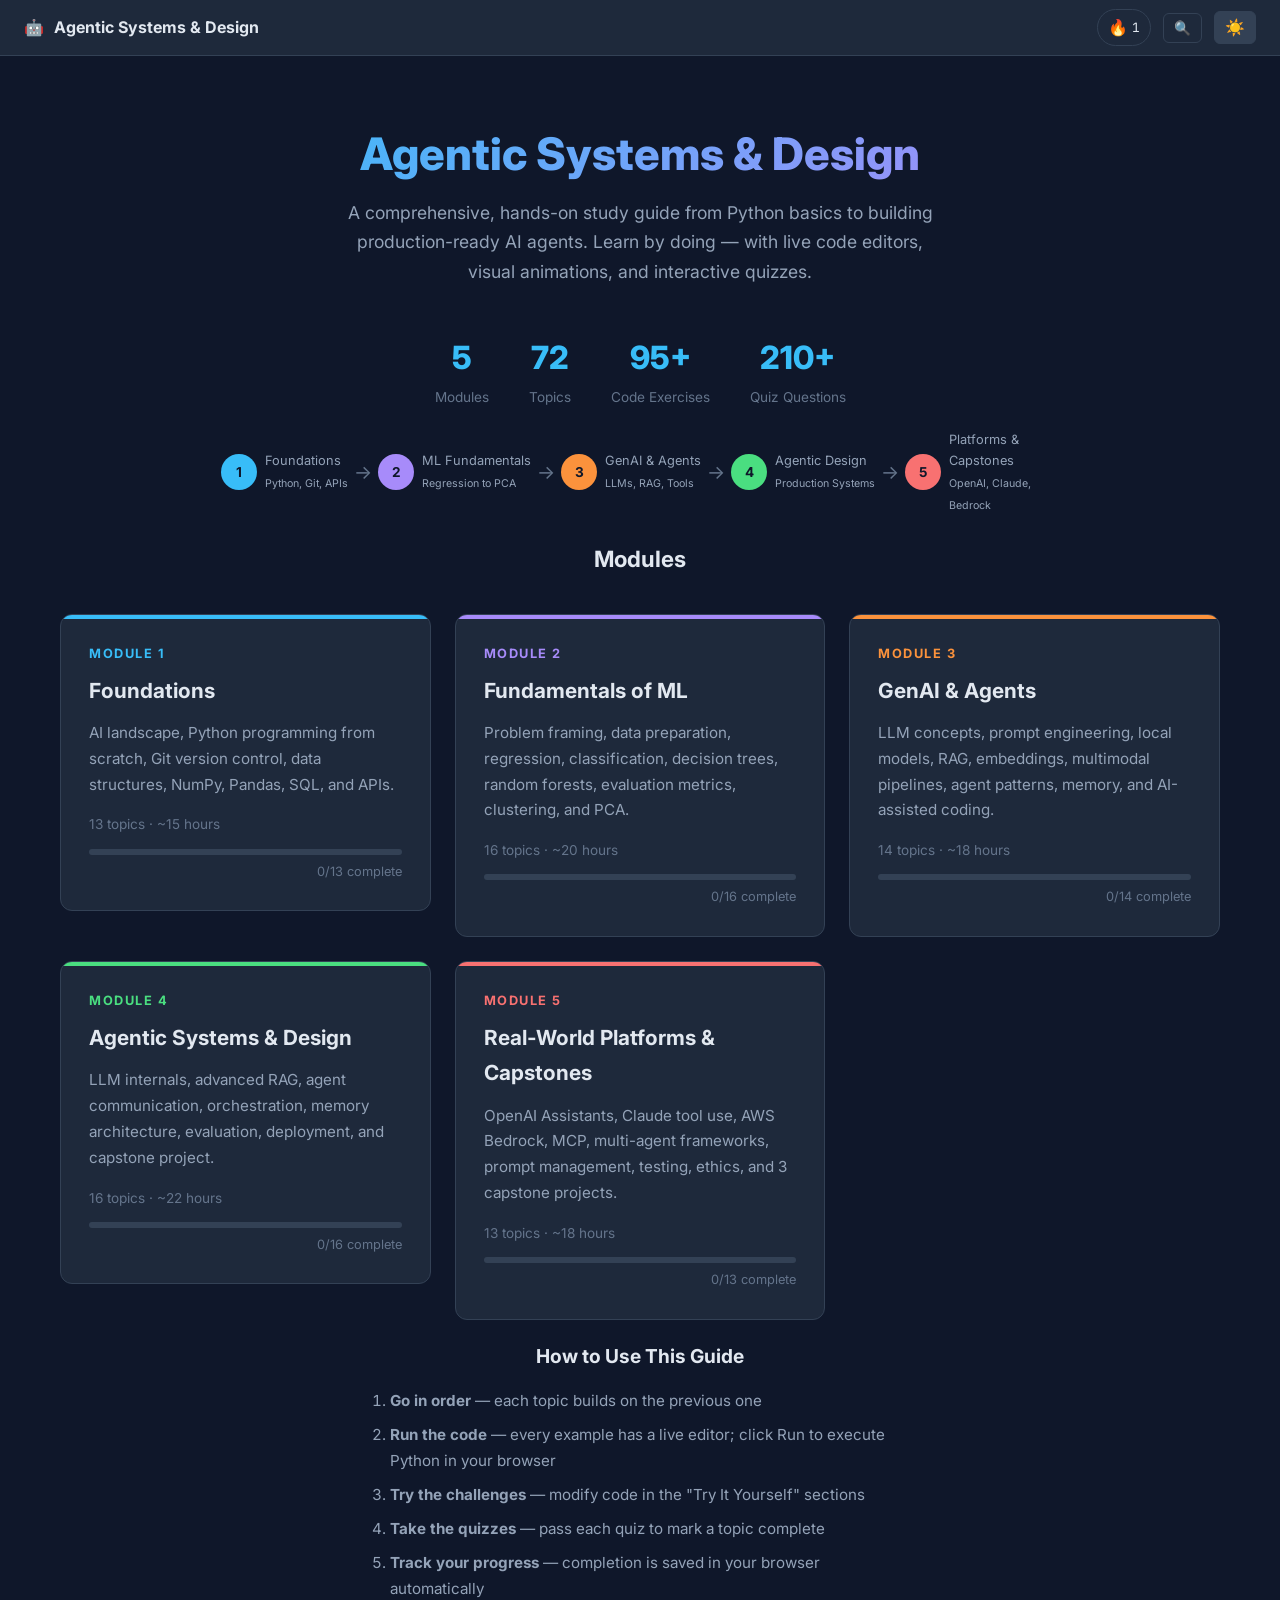
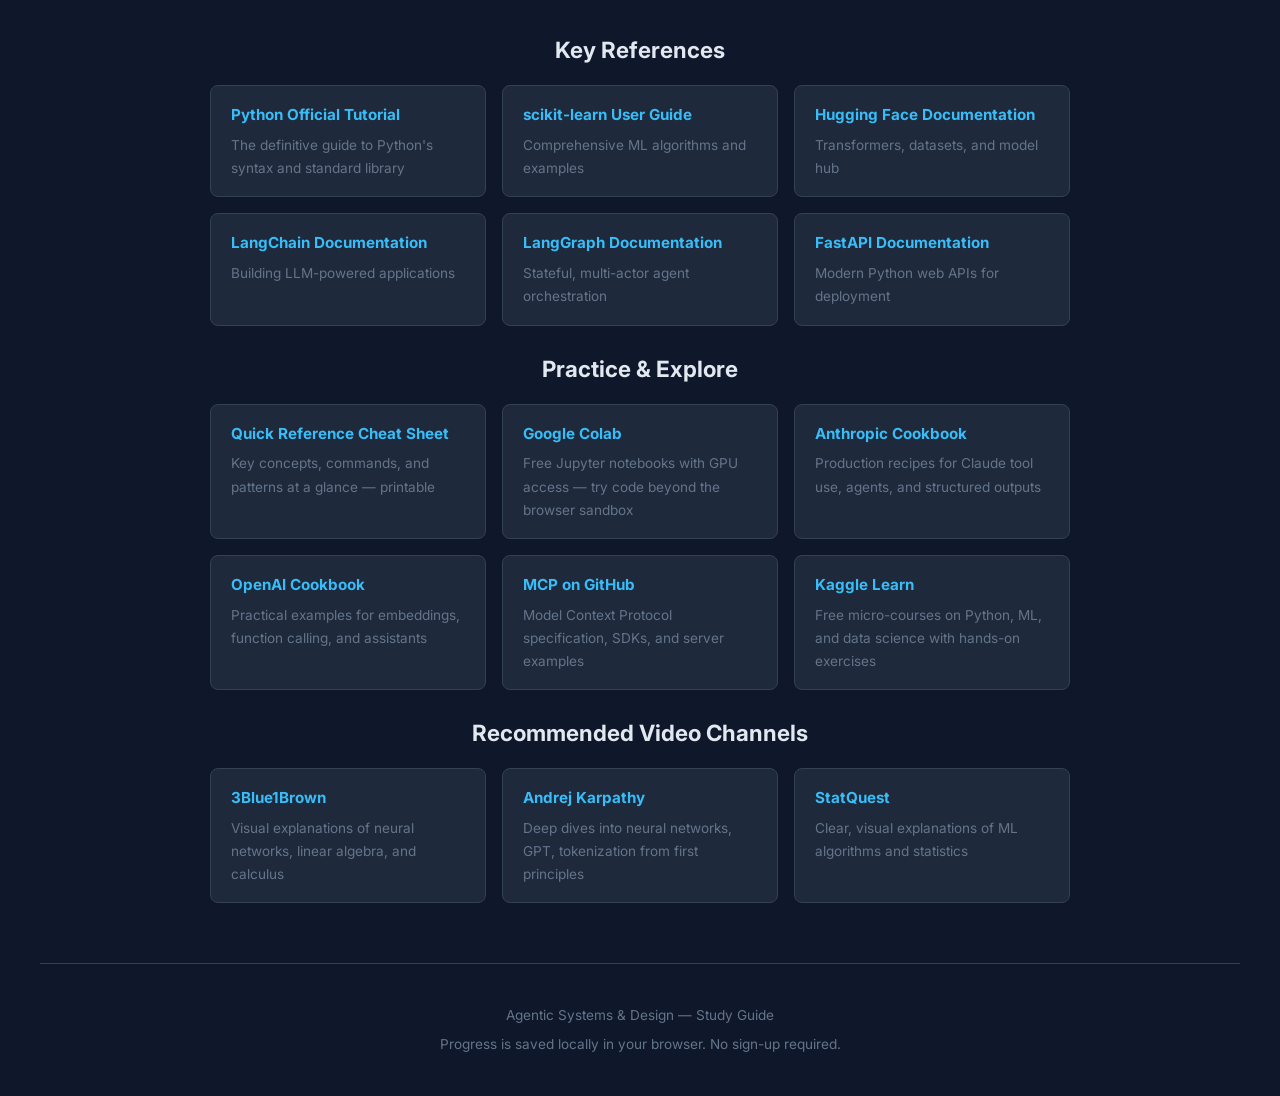
<file: index.html>
<!DOCTYPE html>
<html lang="en" data-theme="dark">
<head>
  <meta charset="UTF-8">
  <link rel="icon" type="image/svg+xml" href="assets/favicon.svg">
  <meta name="viewport" content="width=device-width, initial-scale=1.0">
  <title>Agentic Systems & Design — Study Guide</title>
  <link rel="preconnect" href="https://fonts.googleapis.com">
  <link href="https://fonts.googleapis.com/css2?family=Inter:wght@400;500;600;700;800&family=JetBrains+Mono:wght@400;500;600&display=swap" rel="stylesheet">
  <link rel="stylesheet" href="css/style.css">
  <link rel="stylesheet" href="css/print.css">
  <style>
    /* Landing-specific extras */
    .landing-body { max-width: 1200px; margin: 0 auto; padding-top: 56px; }

    .stats-row {
      display: flex; justify-content: center; gap: 40px; margin: 12px 0 20px;
      flex-wrap: wrap;
    }
    .stat-item { text-align: center; }
    .stat-num { font-size: 2rem; font-weight: 800; color: var(--accent); }
    .stat-label { font-size: 0.85rem; color: var(--text-muted); }

    .section-title {
      font-size: 1.4rem; font-weight: 700; text-align: center;
      margin: 24px 0 16px; color: var(--text-primary);
    }

    .resources-grid {
      display: grid; grid-template-columns: repeat(auto-fit, minmax(250px, 1fr));
      gap: 16px; max-width: 900px; margin: 0 auto 24px; padding: 0 20px;
    }
    .resource-card {
      background: var(--bg-secondary); border: 1px solid var(--border);
      border-radius: 8px; padding: 16px 20px;
      transition: border-color var(--transition);
    }
    .resource-card:hover { border-color: var(--accent); }
    .resource-card h4 { font-size: 0.95rem; margin-bottom: 6px; }
    .resource-card p { font-size: 0.85rem; color: var(--text-muted); }

    .how-to-use {
      max-width: 700px; margin: 0 auto 30px; padding: 0 20px;
      text-align: center; color: var(--text-secondary); font-size: 0.95rem;
    }
    .how-to-use h3 { font-size: 1.2rem; margin-bottom: 16px; color: var(--text-primary); }
    .how-to-use ol { text-align: left; max-width: 500px; margin: 0 auto; }
    .how-to-use li { margin-bottom: 8px; }
  </style>
</head>
<body>
  <!-- Navbar -->
  <nav class="navbar">
    <div class="logo">
      <span>🤖</span>
      <span>Agentic Systems & Design</span>
    </div>
    <div class="nav-controls">
      <button class="theme-toggle" title="Toggle theme">☀️</button>
    </div>
  </nav>
  <nav class="feature-nav">
    <a href="dashboard.html">📊 Dashboard</a>
    <a href="glossary.html">📖 Glossary</a>
    <a href="flashcards.html">🃏 Flashcards</a>
    <a href="challenges.html">💻 Challenges</a>
    <a href="knowledge-graph.html">🕸️ Graph</a>
    <a href="certificate.html">🏆 Certificate</a>
  </nav>

  <div class="landing-body">
    <!-- Hero -->
    <section class="landing-hero">
      <h1>Agentic Systems & Design</h1>
      <p class="subtitle">
        A comprehensive, hands-on study guide from Python basics to building production-ready AI agents.
        Learn by doing — with live code editors, visual animations, and interactive quizzes.
      </p>
    </section>

    <!-- Stats -->
    <div class="stats-row">
      <div class="stat-item">
        <div class="stat-num">5</div>
        <div class="stat-label">Modules</div>
      </div>
      <div class="stat-item">
        <div class="stat-num">72</div>
        <div class="stat-label">Topics</div>
      </div>
      <div class="stat-item">
        <div class="stat-num">95+</div>
        <div class="stat-label">Code Exercises</div>
      </div>
      <div class="stat-item">
        <div class="stat-num">210+</div>
        <div class="stat-label">Quiz Questions</div>
      </div>
    </div>

    <!-- Roadmap -->
    <div class="roadmap-visual">
      <div class="roadmap-step">
        <div class="roadmap-dot m1">1</div>
        <div class="roadmap-label">Foundations<br><small>Python, Git, APIs</small></div>
      </div>
      <div class="roadmap-arrow">→</div>
      <div class="roadmap-step">
        <div class="roadmap-dot m2">2</div>
        <div class="roadmap-label">ML Fundamentals<br><small>Regression to PCA</small></div>
      </div>
      <div class="roadmap-arrow">→</div>
      <div class="roadmap-step">
        <div class="roadmap-dot m3">3</div>
        <div class="roadmap-label">GenAI & Agents<br><small>LLMs, RAG, Tools</small></div>
      </div>
      <div class="roadmap-arrow">→</div>
      <div class="roadmap-step">
        <div class="roadmap-dot m4">4</div>
        <div class="roadmap-label">Agentic Design<br><small>Production Systems</small></div>
      </div>
      <div class="roadmap-arrow">→</div>
      <div class="roadmap-step">
        <div class="roadmap-dot m5">5</div>
        <div class="roadmap-label">Platforms & Capstones<br><small>OpenAI, Claude, Bedrock</small></div>
      </div>
    </div>

    <!-- Module Cards -->
    <h2 class="section-title">Modules</h2>
    <div class="modules-grid">
      <!-- Module 1 -->
      <a href="module1.html" style="text-decoration:none;color:inherit;">
        <div class="module-card m1" data-module-id="m1" data-topic-count="13">
          <div class="module-num">Module 1</div>
          <h2>Foundations</h2>
          <p>AI landscape, Python programming from scratch, Git version control, data structures, NumPy, Pandas, SQL, and APIs.</p>
          <div class="topic-count">13 topics · ~15 hours</div>
          <div class="progress-bar"><div class="fill"></div></div>
          <div class="progress-text">0/13 complete</div>
        </div>
      </a>

      <!-- Module 2 -->
      <a href="module2.html" style="text-decoration:none;color:inherit;">
        <div class="module-card m2" data-module-id="m2" data-topic-count="16">
          <div class="module-num">Module 2</div>
          <h2>Fundamentals of ML</h2>
          <p>Problem framing, data preparation, regression, classification, decision trees, random forests, evaluation metrics, clustering, and PCA.</p>
          <div class="topic-count">16 topics · ~20 hours</div>
          <div class="progress-bar"><div class="fill"></div></div>
          <div class="progress-text">0/16 complete</div>
        </div>
      </a>

      <!-- Module 3 -->
      <a href="module3.html" style="text-decoration:none;color:inherit;">
        <div class="module-card m3" data-module-id="m3" data-topic-count="14">
          <div class="module-num">Module 3</div>
          <h2>GenAI & Agents</h2>
          <p>LLM concepts, prompt engineering, local models, RAG, embeddings, multimodal pipelines, agent patterns, memory, and AI-assisted coding.</p>
          <div class="topic-count">14 topics · ~18 hours</div>
          <div class="progress-bar"><div class="fill"></div></div>
          <div class="progress-text">0/14 complete</div>
        </div>
      </a>

      <!-- Module 4 -->
      <a href="module4.html" style="text-decoration:none;color:inherit;">
        <div class="module-card m4" data-module-id="m4" data-topic-count="16">
          <div class="module-num">Module 4</div>
          <h2>Agentic Systems & Design</h2>
          <p>LLM internals, advanced RAG, agent communication, orchestration, memory architecture, evaluation, deployment, and capstone project.</p>
          <div class="topic-count">16 topics · ~22 hours</div>
          <div class="progress-bar"><div class="fill"></div></div>
          <div class="progress-text">0/16 complete</div>
        </div>
      </a>

      <!-- Module 5 -->
      <a href="module5.html" style="text-decoration:none;color:inherit;">
        <div class="module-card m5" data-module-id="m5" data-topic-count="13">
          <div class="module-num">Module 5</div>
          <h2>Real-World Platforms & Capstones</h2>
          <p>OpenAI Assistants, Claude tool use, AWS Bedrock, MCP, multi-agent frameworks, prompt management, testing, ethics, and 3 capstone projects.</p>
          <div class="topic-count">13 topics · ~18 hours</div>
          <div class="progress-bar"><div class="fill"></div></div>
          <div class="progress-text">0/13 complete</div>
        </div>
      </a>
    </div>

    <!-- How to Use -->
    <div class="how-to-use">
      <h3>How to Use This Guide</h3>
      <ol>
        <li><strong>Go in order</strong> — each topic builds on the previous one</li>
        <li><strong>Run the code</strong> — every example has a live editor; click Run to execute Python in your browser</li>
        <li><strong>Try the challenges</strong> — modify code in the "Try It Yourself" sections</li>
        <li><strong>Take the quizzes</strong> — pass each quiz to mark a topic complete</li>
        <li><strong>Track your progress</strong> — completion is saved in your browser automatically</li>
      </ol>
    </div>

    <!-- Key Resources -->
    <h2 class="section-title">Key References</h2>
    <div class="resources-grid">
      <a href="https://docs.python.org/3/tutorial/" target="_blank" rel="noopener" class="resource-card">
        <h4>Python Official Tutorial</h4>
        <p>The definitive guide to Python's syntax and standard library</p>
      </a>
      <a href="https://scikit-learn.org/stable/user_guide.html" target="_blank" rel="noopener" class="resource-card">
        <h4>scikit-learn User Guide</h4>
        <p>Comprehensive ML algorithms and examples</p>
      </a>
      <a href="https://huggingface.co/docs" target="_blank" rel="noopener" class="resource-card">
        <h4>Hugging Face Documentation</h4>
        <p>Transformers, datasets, and model hub</p>
      </a>
      <a href="https://python.langchain.com/docs/" target="_blank" rel="noopener" class="resource-card">
        <h4>LangChain Documentation</h4>
        <p>Building LLM-powered applications</p>
      </a>
      <a href="https://langchain-ai.github.io/langgraph/" target="_blank" rel="noopener" class="resource-card">
        <h4>LangGraph Documentation</h4>
        <p>Stateful, multi-actor agent orchestration</p>
      </a>
      <a href="https://fastapi.tiangolo.com/" target="_blank" rel="noopener" class="resource-card">
        <h4>FastAPI Documentation</h4>
        <p>Modern Python web APIs for deployment</p>
      </a>
    </div>

    <!-- External Resources & Community -->
    <h2 class="section-title">Practice & Explore</h2>
    <div class="resources-grid">
      <a href="docs/quick-reference.html" class="resource-card">
        <h4>Quick Reference Cheat Sheet</h4>
        <p>Key concepts, commands, and patterns at a glance — printable</p>
      </a>
      <a href="https://colab.research.google.com/" target="_blank" rel="noopener" class="resource-card">
        <h4>Google Colab</h4>
        <p>Free Jupyter notebooks with GPU access — try code beyond the browser sandbox</p>
      </a>
      <a href="https://github.com/anthropics/anthropic-cookbook" target="_blank" rel="noopener" class="resource-card">
        <h4>Anthropic Cookbook</h4>
        <p>Production recipes for Claude tool use, agents, and structured outputs</p>
      </a>
      <a href="https://cookbook.openai.com/" target="_blank" rel="noopener" class="resource-card">
        <h4>OpenAI Cookbook</h4>
        <p>Practical examples for embeddings, function calling, and assistants</p>
      </a>
      <a href="https://github.com/modelcontextprotocol" target="_blank" rel="noopener" class="resource-card">
        <h4>MCP on GitHub</h4>
        <p>Model Context Protocol specification, SDKs, and server examples</p>
      </a>
      <a href="https://www.kaggle.com/learn" target="_blank" rel="noopener" class="resource-card">
        <h4>Kaggle Learn</h4>
        <p>Free micro-courses on Python, ML, and data science with hands-on exercises</p>
      </a>
    </div>

    <h2 class="section-title">Recommended Video Channels</h2>
    <div class="resources-grid">
      <a href="https://www.youtube.com/@3blue1brown" target="_blank" rel="noopener" class="resource-card">
        <h4>3Blue1Brown</h4>
        <p>Visual explanations of neural networks, linear algebra, and calculus</p>
      </a>
      <a href="https://www.youtube.com/@AndrejKarpathy" target="_blank" rel="noopener" class="resource-card">
        <h4>Andrej Karpathy</h4>
        <p>Deep dives into neural networks, GPT, tokenization from first principles</p>
      </a>
      <a href="https://www.youtube.com/@statquest" target="_blank" rel="noopener" class="resource-card">
        <h4>StatQuest</h4>
        <p>Clear, visual explanations of ML algorithms and statistics</p>
      </a>
    </div>

    <!-- Footer -->
    <footer class="footer">
      <p>Agentic Systems & Design — Study Guide</p>
      <p style="margin-top:6px;">Progress is saved locally in your browser. No sign-up required.</p>
    </footer>
  </div>

  <script src="js/nav.js"></script>
  <script src="js/features.js"></script>
</body>
</html>
</file>
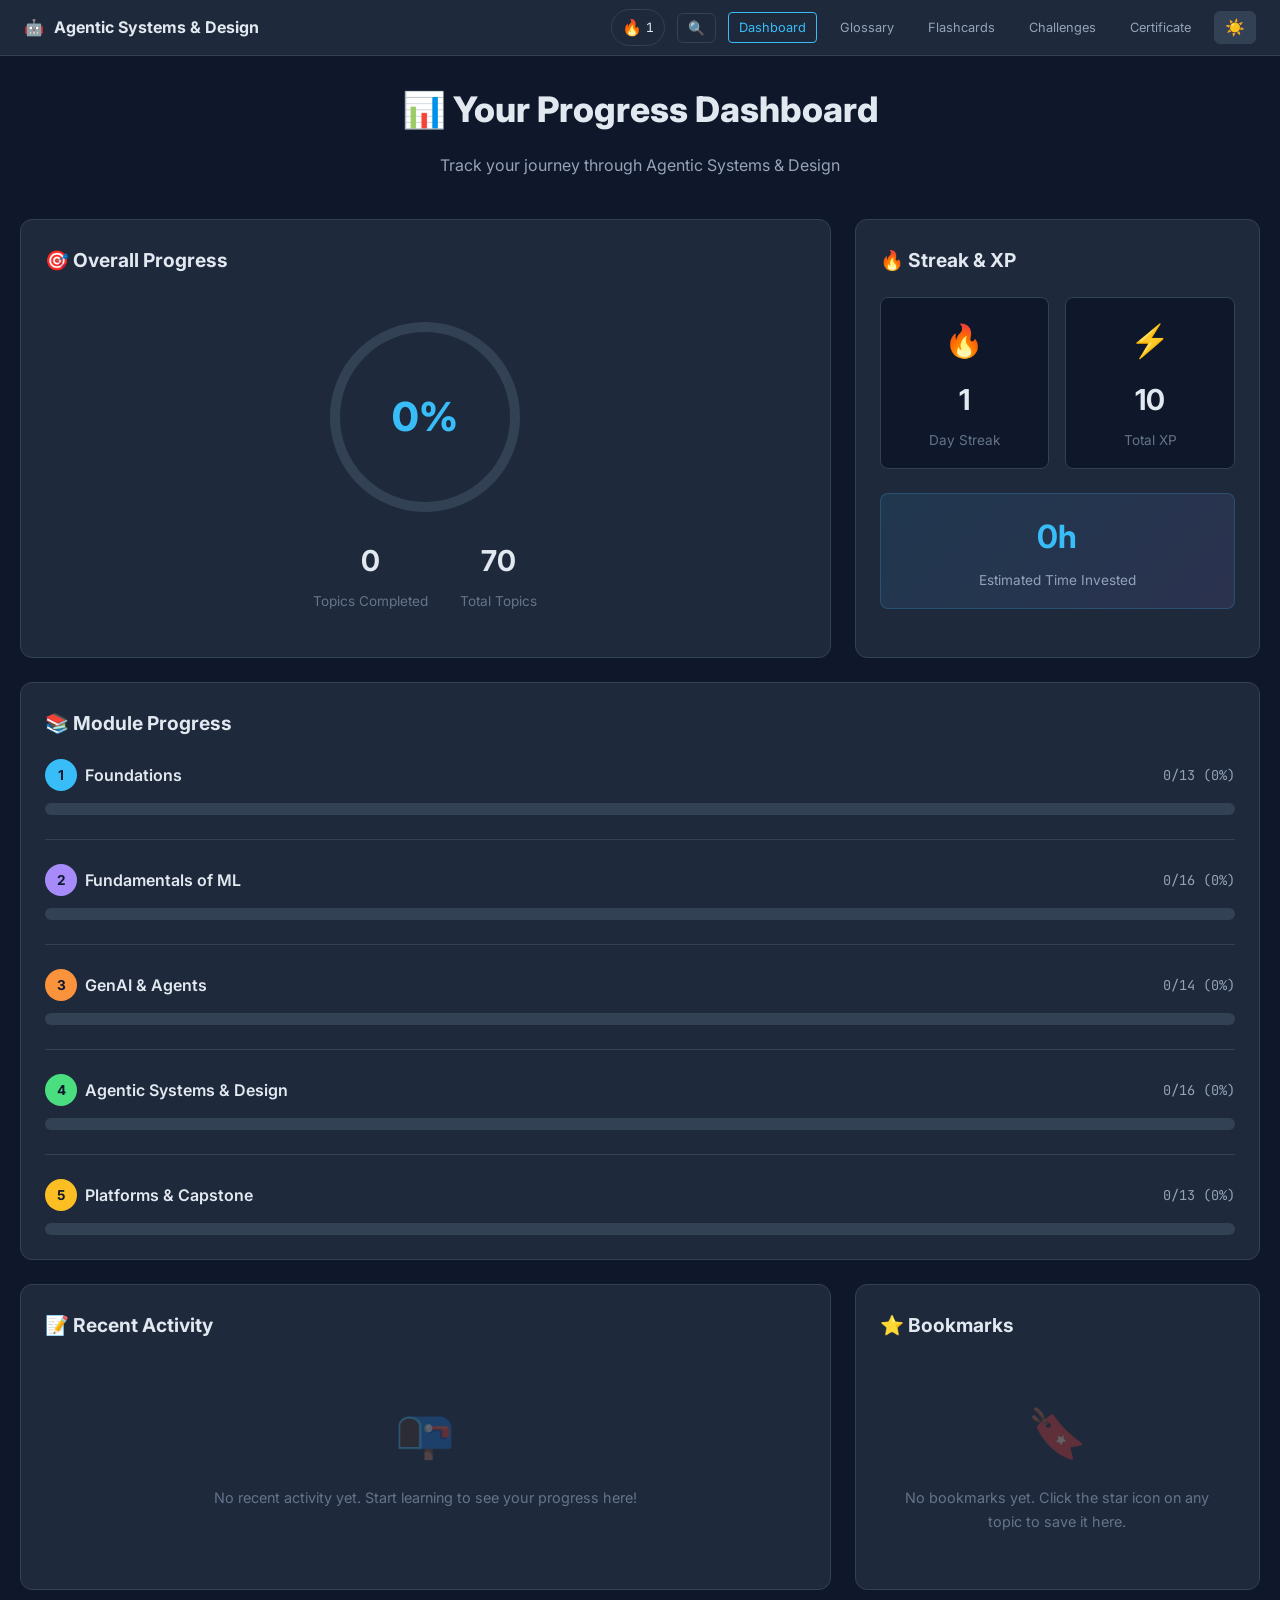
<file: dashboard.html>
<!DOCTYPE html>
<html lang="en" data-theme="dark">
<head>
  <meta charset="UTF-8">
  <link rel="icon" type="image/svg+xml" href="assets/favicon.svg">
  <meta name="viewport" content="width=device-width, initial-scale=1.0">
  <title>Progress Dashboard — Agentic Systems & Design</title>
  <link rel="preconnect" href="https://fonts.googleapis.com">
  <link href="https://fonts.googleapis.com/css2?family=Inter:wght@400;500;600;700;800&family=JetBrains+Mono:wght@400;500;600&display=swap" rel="stylesheet">
  <link rel="stylesheet" href="css/style.css">
  <link rel="stylesheet" href="css/print.css">
  <style>
    .dashboard-container {
      max-width: 1400px;
      margin: 0 auto;
      padding: 80px 20px 40px;
    }

    .dashboard-header {
      text-align: center;
      margin-bottom: 40px;
    }

    .dashboard-header h1 {
      font-size: 2.2rem;
      font-weight: 800;
      margin-bottom: 12px;
      color: var(--text-primary);
    }

    .dashboard-header p {
      color: var(--text-secondary);
      font-size: 1rem;
    }

    .dashboard-grid {
      display: grid;
      grid-template-columns: 1fr;
      gap: 24px;
      margin-bottom: 24px;
    }

    @media (min-width: 768px) {
      .dashboard-grid {
        grid-template-columns: 2fr 1fr;
      }
    }

    .dashboard-card {
      background: var(--bg-secondary);
      border: 1px solid var(--border);
      border-radius: 12px;
      padding: 24px;
    }

    .dashboard-card h2 {
      font-size: 1.2rem;
      font-weight: 700;
      margin-bottom: 20px;
      color: var(--text-primary);
      display: flex;
      align-items: center;
      gap: 8px;
    }

    .overall-progress {
      text-align: center;
      padding: 20px;
    }

    .circular-progress {
      position: relative;
      width: 200px;
      height: 200px;
      margin: 0 auto 20px;
    }

    .circular-progress svg {
      transform: rotate(-90deg);
    }

    .circular-progress circle {
      fill: none;
      stroke-width: 10;
    }

    .circular-progress .bg-circle {
      stroke: var(--bg-tertiary);
    }

    .circular-progress .progress-circle {
      stroke: var(--accent);
      stroke-linecap: round;
      transition: stroke-dashoffset 1s ease;
    }

    .circular-progress .percentage {
      position: absolute;
      top: 50%;
      left: 50%;
      transform: translate(-50%, -50%);
      font-size: 2.5rem;
      font-weight: 800;
      color: var(--accent);
    }

    .overall-stats {
      display: flex;
      justify-content: center;
      gap: 32px;
      margin-top: 20px;
      flex-wrap: wrap;
    }

    .overall-stat {
      text-align: center;
    }

    .overall-stat .num {
      font-size: 1.8rem;
      font-weight: 700;
      color: var(--text-primary);
    }

    .overall-stat .label {
      font-size: 0.85rem;
      color: var(--text-muted);
      margin-top: 4px;
    }

    .module-progress-item {
      margin-bottom: 24px;
      padding-bottom: 24px;
      border-bottom: 1px solid var(--border);
    }

    .module-progress-item:last-child {
      border-bottom: none;
      margin-bottom: 0;
      padding-bottom: 0;
    }

    .module-progress-header {
      display: flex;
      justify-content: space-between;
      align-items: center;
      margin-bottom: 12px;
    }

    .module-progress-title {
      font-size: 1rem;
      font-weight: 600;
      color: var(--text-primary);
      display: flex;
      align-items: center;
      gap: 8px;
    }

    .module-badge {
      width: 32px;
      height: 32px;
      border-radius: 50%;
      display: flex;
      align-items: center;
      justify-content: center;
      font-weight: 700;
      font-size: 0.85rem;
      flex-shrink: 0;
    }

    .module-badge.m1 { background: #38bdf8; color: #0f172a; }
    .module-badge.m2 { background: #a78bfa; color: #0f172a; }
    .module-badge.m3 { background: #fb923c; color: #0f172a; }
    .module-badge.m4 { background: #4ade80; color: #0f172a; }
    .module-badge.m5 { background: #fbbf24; color: #0f172a; }

    .module-progress-stats {
      font-size: 0.85rem;
      color: var(--text-secondary);
      font-family: var(--font-mono);
    }

    .module-progress-bar {
      height: 12px;
      background: var(--bg-tertiary);
      border-radius: 6px;
      overflow: hidden;
      position: relative;
    }

    .module-progress-bar .fill {
      height: 100%;
      border-radius: 6px;
      transition: width 0.8s ease;
    }

    .module-progress-bar.m1 .fill { background: #38bdf8; }
    .module-progress-bar.m2 .fill { background: #a78bfa; }
    .module-progress-bar.m3 .fill { background: #fb923c; }
    .module-progress-bar.m4 .fill { background: #4ade80; }
    .module-progress-bar.m5 .fill { background: #fbbf24; }

    .stats-grid {
      display: grid;
      grid-template-columns: 1fr 1fr;
      gap: 16px;
      margin-bottom: 24px;
    }

    .stat-box {
      background: var(--bg-primary);
      border: 1px solid var(--border);
      border-radius: 8px;
      padding: 16px;
      text-align: center;
    }

    .stat-box .icon {
      font-size: 2rem;
      margin-bottom: 8px;
    }

    .stat-box .value {
      font-size: 1.8rem;
      font-weight: 700;
      color: var(--text-primary);
      margin-bottom: 4px;
    }

    .stat-box .label {
      font-size: 0.85rem;
      color: var(--text-muted);
    }

    .activity-list {
      list-style: none;
      margin: 0;
      padding: 0;
    }

    .activity-item {
      display: flex;
      gap: 12px;
      padding: 12px 0;
      border-bottom: 1px solid var(--border);
      font-size: 0.9rem;
    }

    .activity-item:last-child {
      border-bottom: none;
    }

    .activity-icon {
      font-size: 1.2rem;
      flex-shrink: 0;
    }

    .activity-content {
      flex: 1;
    }

    .activity-title {
      color: var(--text-primary);
      font-weight: 600;
      margin-bottom: 2px;
    }

    .activity-meta {
      font-size: 0.8rem;
      color: var(--text-muted);
    }

    .bookmarks-list {
      list-style: none;
      margin: 0;
      padding: 0;
    }

    .bookmark-item {
      padding: 10px 0;
      border-bottom: 1px solid var(--border);
    }

    .bookmark-item:last-child {
      border-bottom: none;
    }

    .bookmark-item a {
      display: flex;
      align-items: center;
      gap: 8px;
      color: var(--text-primary);
      text-decoration: none;
      font-size: 0.9rem;
      transition: color var(--transition);
    }

    .bookmark-item a:hover {
      color: var(--accent);
    }

    .bookmark-star {
      color: var(--warning);
    }

    .bookmark-module {
      font-size: 0.75rem;
      color: var(--text-muted);
      margin-left: auto;
    }

    .time-estimate {
      background: linear-gradient(135deg, rgba(56,189,248,0.1), rgba(167,139,250,0.1));
      border: 1px solid rgba(56,189,248,0.2);
      border-radius: 8px;
      padding: 16px;
      text-align: center;
      margin-top: 24px;
    }

    .time-estimate .time {
      font-size: 2rem;
      font-weight: 700;
      color: var(--accent);
      margin-bottom: 4px;
    }

    .time-estimate .label {
      font-size: 0.85rem;
      color: var(--text-secondary);
    }

    .empty-state {
      text-align: center;
      padding: 30px 20px;
      color: var(--text-muted);
      font-size: 0.9rem;
    }

    .empty-state-icon {
      font-size: 3rem;
      opacity: 0.3;
      margin-bottom: 12px;
    }

    @media (max-width: 768px) {
      .dashboard-container {
        padding: 70px 12px 40px;
      }

      .dashboard-header h1 {
        font-size: 1.6rem;
      }

      .circular-progress {
        width: 160px;
        height: 160px;
      }

      .circular-progress .percentage {
        font-size: 2rem;
      }

      .overall-stats {
        gap: 20px;
      }

      .stats-grid {
        grid-template-columns: 1fr;
      }
    }
  </style>
</head>
<body>
  <nav class="navbar">
    <div class="logo">
      <span>🤖</span>
      <a href="index.html">Agentic Systems & Design</a>
    </div>
    <div class="nav-controls">
      <div class="feature-nav">
        <a href="dashboard.html" style="color:var(--accent);border-color:var(--accent);">Dashboard</a>
        <a href="glossary.html">Glossary</a>
        <a href="flashcards.html">Flashcards</a>
        <a href="challenges.html">Challenges</a>
        <a href="certificate.html">Certificate</a>
      </div>
      <button class="theme-toggle" title="Toggle theme">☀️</button>
    </div>
  </nav>

  <div class="dashboard-container">
    <div class="dashboard-header">
      <h1>📊 Your Progress Dashboard</h1>
      <p>Track your journey through Agentic Systems & Design</p>
    </div>

    <div class="dashboard-grid">
      <div class="dashboard-card">
        <h2>🎯 Overall Progress</h2>
        <div class="overall-progress">
          <div class="circular-progress">
            <svg width="200" height="200">
              <circle class="bg-circle" cx="100" cy="100" r="90"></circle>
              <circle class="progress-circle" cx="100" cy="100" r="90"
                stroke-dasharray="565.48" stroke-dashoffset="565.48" id="progressCircle"></circle>
            </svg>
            <div class="percentage" id="overallPercentage">0%</div>
          </div>
          <div class="overall-stats">
            <div class="overall-stat">
              <div class="num" id="completedTopics">0</div>
              <div class="label">Topics Completed</div>
            </div>
            <div class="overall-stat">
              <div class="num" id="totalTopics">70</div>
              <div class="label">Total Topics</div>
            </div>
          </div>
        </div>
      </div>

      <div class="dashboard-card">
        <h2>🔥 Streak & XP</h2>
        <div class="stats-grid">
          <div class="stat-box">
            <div class="icon">🔥</div>
            <div class="value" id="streakDays">0</div>
            <div class="label">Day Streak</div>
          </div>
          <div class="stat-box">
            <div class="icon">⚡</div>
            <div class="value" id="totalXP">0</div>
            <div class="label">Total XP</div>
          </div>
        </div>
        <div class="time-estimate">
          <div class="time" id="timeSpent">0h</div>
          <div class="label">Estimated Time Invested</div>
        </div>
      </div>
    </div>

    <div class="dashboard-card" style="margin-bottom: 24px;">
      <h2>📚 Module Progress</h2>
      <div id="moduleProgressContainer"></div>
    </div>

    <div class="dashboard-grid">
      <div class="dashboard-card">
        <h2>📝 Recent Activity</h2>
        <ul class="activity-list" id="activityList">
          <li class="empty-state">
            <div class="empty-state-icon">📭</div>
            <div>No recent activity yet. Start learning to see your progress here!</div>
          </li>
        </ul>
      </div>

      <div class="dashboard-card">
        <h2>⭐ Bookmarks</h2>
        <ul class="bookmarks-list" id="bookmarksList">
          <li class="empty-state">
            <div class="empty-state-icon">🔖</div>
            <div>No bookmarks yet. Click the star icon on any topic to save it here.</div>
          </li>
        </ul>
      </div>
    </div>
  </div>

  <script src="js/nav.js"></script>
  <script src="js/features.js"></script>
  <script>
    (function() {
      const MODULES = [
        { id: 'm1', name: 'Foundations', topics: 13, file: 'module1.html' },
        { id: 'm2', name: 'Fundamentals of ML', topics: 16, file: 'module2.html' },
        { id: 'm3', name: 'GenAI & Agents', topics: 14, file: 'module3.html' },
        { id: 'm4', name: 'Agentic Systems & Design', topics: 16, file: 'module4.html' },
        { id: 'm5', name: 'Platforms & Capstone', topics: 13, file: 'module5.html' }
      ];
      const TOTAL_TOPICS = 72;

      function loadData() {
        const progress = JSON.parse(localStorage.getItem('masai_quiz_progress') || '{}');
        const streak = JSON.parse(localStorage.getItem('masai_streak') || '{"xp":0,"streak":0,"lastVisit":null,"history":[]}');
        const bookmarks = JSON.parse(localStorage.getItem('masai_bookmarks') || '{}');
        return { progress, streak, bookmarks };
      }

      function calculateProgress(progress) {
        let totalCompleted = 0;
        const moduleProgress = {};
        MODULES.forEach(module => {
          let completed = 0;
          for (let i = 1; i <= module.topics; i++) {
            if (progress[module.id + '-topic' + i]?.passed) {
              completed++;
              totalCompleted++;
            }
          }
          moduleProgress[module.id] = { completed, total: module.topics };
        });
        return { totalCompleted, moduleProgress };
      }

      function renderOverallProgress(totalCompleted) {
        const percentage = Math.round((totalCompleted / TOTAL_TOPICS) * 100);
        document.getElementById('overallPercentage').textContent = percentage + '%';
        document.getElementById('completedTopics').textContent = totalCompleted;
        const circumference = 565.48;
        const offset = circumference - (percentage / 100) * circumference;
        setTimeout(() => { document.getElementById('progressCircle').style.strokeDashoffset = offset; }, 100);
      }

      function renderModuleProgress(moduleProgress) {
        const container = document.getElementById('moduleProgressContainer');
        container.textContent = '';
        MODULES.forEach(module => {
          const { completed, total } = moduleProgress[module.id];
          const percentage = Math.round((completed / total) * 100);

          const item = document.createElement('div');
          item.className = 'module-progress-item';

          const header = document.createElement('div');
          header.className = 'module-progress-header';

          const title = document.createElement('div');
          title.className = 'module-progress-title';
          const badge = document.createElement('div');
          badge.className = 'module-badge ' + module.id;
          badge.textContent = module.id.replace('m', '');
          const name = document.createElement('span');
          name.textContent = module.name;
          title.appendChild(badge);
          title.appendChild(name);

          const stats = document.createElement('div');
          stats.className = 'module-progress-stats';
          stats.textContent = completed + '/' + total + ' (' + percentage + '%)';

          header.appendChild(title);
          header.appendChild(stats);

          const bar = document.createElement('div');
          bar.className = 'module-progress-bar ' + module.id;
          const fill = document.createElement('div');
          fill.className = 'fill';
          fill.style.width = percentage + '%';
          bar.appendChild(fill);

          item.appendChild(header);
          item.appendChild(bar);
          container.appendChild(item);
        });
      }

      function renderStreakAndXP(streak) {
        document.getElementById('streakDays').textContent = streak.streak || 0;
        document.getElementById('totalXP').textContent = streak.xp || 0;
      }

      function calculateTimeSpent(totalCompleted) {
        const hours = Math.round(totalCompleted * 1.5);
        document.getElementById('timeSpent').textContent = hours + 'h';
      }

      function renderRecentActivity(progress) {
        const activityList = document.getElementById('activityList');
        const activities = [];
        Object.keys(progress).forEach(key => {
          if (progress[key]?.passed) {
            const match = key.match(/m(\d)-topic(\d+)/);
            if (match) {
              const module = MODULES.find(m => m.id === 'm' + match[1]);
              activities.push({
                module: module ? module.name : 'Module ' + match[1],
                topic: 'Topic ' + match[2],
                score: progress[key].score || 3,
                timestamp: progress[key].timestamp || Date.now()
              });
            }
          }
        });
        activities.sort((a, b) => (b.timestamp || 0) - (a.timestamp || 0));
        const recent = activities.slice(0, 8);
        if (recent.length === 0) return;

        activityList.textContent = '';
        recent.forEach(activity => {
          const item = document.createElement('li');
          item.className = 'activity-item';
          const icon = document.createElement('div');
          icon.className = 'activity-icon';
          icon.textContent = activity.score === 3 ? '✅' : '✓';
          const content = document.createElement('div');
          content.className = 'activity-content';
          const title = document.createElement('div');
          title.className = 'activity-title';
          title.textContent = activity.topic + ' completed';
          const meta = document.createElement('div');
          meta.className = 'activity-meta';
          meta.textContent = activity.module + ' · ' + getTimeAgo(activity.timestamp);
          content.appendChild(title);
          content.appendChild(meta);
          item.appendChild(icon);
          item.appendChild(content);
          activityList.appendChild(item);
        });
      }

      function getTimeAgo(timestamp) {
        if (!timestamp) return 'Recently';
        const diff = Date.now() - timestamp;
        const days = Math.floor(diff / 86400000);
        const hours = Math.floor(diff / 3600000);
        const minutes = Math.floor(diff / 60000);
        if (days > 0) return days + 'd ago';
        if (hours > 0) return hours + 'h ago';
        if (minutes > 0) return minutes + 'm ago';
        return 'Just now';
      }

      function renderBookmarks(bookmarks) {
        const bookmarksList = document.getElementById('bookmarksList');
        const bookmarkArray = Object.entries(bookmarks).map(([id, data]) => ({ id, ...data }));
        bookmarkArray.sort((a, b) => (b.date || 0) - (a.date || 0));
        if (bookmarkArray.length === 0) return;

        bookmarksList.textContent = '';
        bookmarkArray.forEach(bookmark => {
          const match = bookmark.id.match(/m(\d)/);
          const module = match ? MODULES.find(m => m.id === 'm' + match[1]) : null;
          const moduleName = module ? module.name : 'Module';

          const item = document.createElement('li');
          item.className = 'bookmark-item';
          const link = document.createElement('a');
          link.href = bookmark.url;
          const star = document.createElement('span');
          star.className = 'bookmark-star';
          star.textContent = '★';
          const title = document.createElement('span');
          title.textContent = bookmark.title;
          const modSpan = document.createElement('span');
          modSpan.className = 'bookmark-module';
          modSpan.textContent = moduleName;
          link.appendChild(star);
          link.appendChild(title);
          link.appendChild(modSpan);
          item.appendChild(link);
          bookmarksList.appendChild(item);
        });
      }

      function init() {
        const { progress, streak, bookmarks } = loadData();
        const { totalCompleted, moduleProgress } = calculateProgress(progress);
        renderOverallProgress(totalCompleted);
        renderModuleProgress(moduleProgress);
        renderStreakAndXP(streak);
        calculateTimeSpent(totalCompleted);
        renderRecentActivity(progress);
        renderBookmarks(bookmarks);
      }

      init();
    })();
  </script>
</body>
</html>
</file>
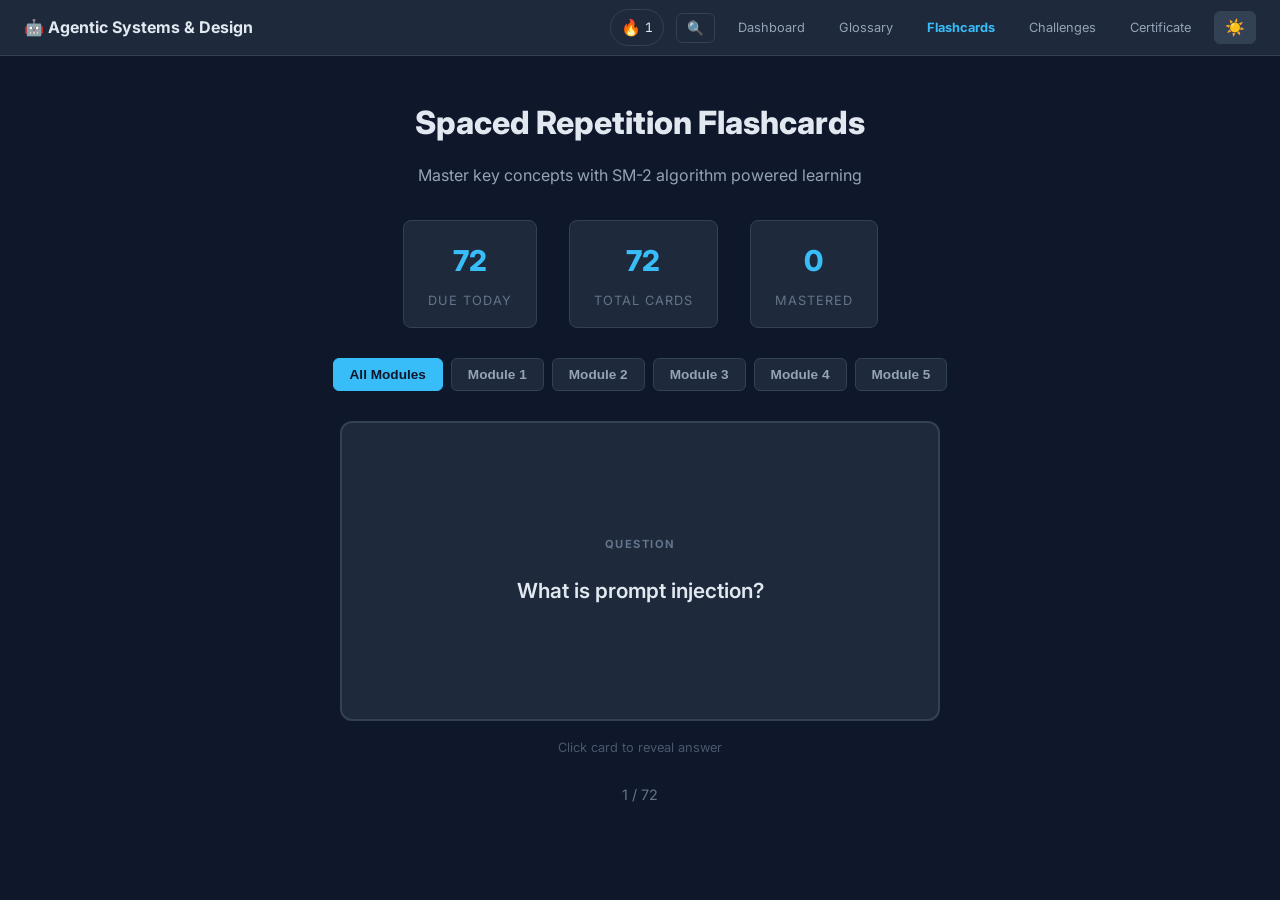
<file: flashcards.html>
<!DOCTYPE html>
<html lang="en" data-theme="dark">
<head>
  <meta charset="UTF-8">
  <link rel="icon" type="image/svg+xml" href="assets/favicon.svg">
  <meta name="viewport" content="width=device-width, initial-scale=1.0">
  <title>Flashcards — Agentic Systems & Design</title>
  <link rel="preconnect" href="https://fonts.googleapis.com">
  <link href="https://fonts.googleapis.com/css2?family=Inter:wght@400;500;600;700;800&family=JetBrains+Mono:wght@400;500;600&display=swap" rel="stylesheet">
  <link rel="stylesheet" href="css/style.css">
  <style>
    .flashcard-body {
      padding-top: 56px;
      min-height: 100vh;
      max-width: 1000px;
      margin: 0 auto;
      padding-left: 20px;
      padding-right: 20px;
      padding-bottom: 40px;
    }

    .flashcard-header {
      text-align: center;
      padding: 40px 20px 30px;
    }

    .flashcard-header h1 {
      font-size: 2rem;
      font-weight: 800;
      margin-bottom: 12px;
    }

    .flashcard-header p {
      color: var(--text-secondary);
      font-size: 1rem;
    }

    .stats-bar {
      display: flex;
      justify-content: center;
      gap: 32px;
      margin-bottom: 30px;
      flex-wrap: wrap;
    }

    .stat-box {
      text-align: center;
      padding: 16px 24px;
      background: var(--bg-secondary);
      border: 1px solid var(--border);
      border-radius: 8px;
    }

    .stat-box .num {
      font-size: 1.8rem;
      font-weight: 800;
      color: var(--accent);
    }

    .stat-box .label {
      font-size: 0.8rem;
      color: var(--text-muted);
      text-transform: uppercase;
      letter-spacing: 1px;
      margin-top: 4px;
    }

    .filter-tabs {
      display: flex;
      justify-content: center;
      gap: 8px;
      margin-bottom: 30px;
      flex-wrap: wrap;
    }

    .filter-tab {
      padding: 8px 16px;
      background: var(--bg-secondary);
      border: 1px solid var(--border);
      border-radius: 6px;
      color: var(--text-secondary);
      cursor: pointer;
      font-size: 0.85rem;
      font-weight: 600;
      transition: all var(--transition);
    }

    .filter-tab:hover {
      border-color: var(--accent);
      color: var(--accent);
    }

    .filter-tab.active {
      background: var(--accent);
      color: #0f172a;
      border-color: var(--accent);
    }

    .card-container {
      max-width: 600px;
      margin: 0 auto;
      perspective: 1000px;
    }

    .flashcard {
      position: relative;
      width: 100%;
      min-height: 300px;
      cursor: pointer;
      transition: transform 0.6s;
      transform-style: preserve-3d;
    }

    .flashcard.flipped {
      transform: rotateY(180deg);
    }

    .card-face {
      position: absolute;
      width: 100%;
      min-height: 300px;
      backface-visibility: hidden;
      background: var(--bg-secondary);
      border: 2px solid var(--border);
      border-radius: 12px;
      padding: 40px;
      display: flex;
      flex-direction: column;
      justify-content: center;
      align-items: center;
      text-align: center;
    }

    .card-front {
      z-index: 2;
    }

    .card-back {
      transform: rotateY(180deg);
      border-color: var(--accent);
    }

    .card-label {
      font-size: 0.7rem;
      text-transform: uppercase;
      letter-spacing: 1.5px;
      color: var(--text-muted);
      font-weight: 700;
      margin-bottom: 20px;
    }

    .card-text {
      font-size: 1.3rem;
      font-weight: 600;
      color: var(--text-primary);
      line-height: 1.6;
    }

    .card-actions {
      margin-top: 40px;
      display: flex;
      gap: 12px;
      justify-content: center;
      flex-wrap: wrap;
      opacity: 0;
      transition: opacity 0.3s;
    }

    .flashcard.flipped .card-actions {
      opacity: 1;
    }

    .sm2-btn {
      padding: 10px 20px;
      border: 1px solid var(--border);
      border-radius: 6px;
      font-size: 0.85rem;
      font-weight: 600;
      cursor: pointer;
      transition: all var(--transition);
      background: var(--bg-tertiary);
      color: var(--text-primary);
    }

    .sm2-btn:hover {
      transform: translateY(-2px);
    }

    .sm2-btn.again {
      border-color: var(--error);
      color: var(--error);
    }

    .sm2-btn.again:hover {
      background: rgba(248, 113, 113, 0.1);
    }

    .sm2-btn.hard {
      border-color: var(--warning);
      color: var(--warning);
    }

    .sm2-btn.hard:hover {
      background: rgba(251, 191, 36, 0.1);
    }

    .sm2-btn.good {
      border-color: var(--success);
      color: var(--success);
    }

    .sm2-btn.good:hover {
      background: rgba(74, 222, 128, 0.1);
    }

    .sm2-btn.easy {
      border-color: var(--accent);
      color: var(--accent);
    }

    .sm2-btn.easy:hover {
      background: rgba(56, 189, 248, 0.1);
    }

    .card-counter {
      text-align: center;
      margin-top: 24px;
      font-size: 0.9rem;
      color: var(--text-muted);
    }

    .flip-hint {
      text-align: center;
      margin-top: 16px;
      font-size: 0.8rem;
      color: var(--text-muted);
      opacity: 0.7;
    }

    .no-cards {
      text-align: center;
      padding: 60px 20px;
      color: var(--text-secondary);
    }

    .no-cards h3 {
      font-size: 1.2rem;
      margin-bottom: 12px;
    }

    @media (max-width: 768px) {
      .flashcard-header h1 {
        font-size: 1.5rem;
      }

      .card-face {
        padding: 30px 20px;
        min-height: 250px;
      }

      .card-text {
        font-size: 1.1rem;
      }

      .sm2-btn {
        padding: 8px 14px;
        font-size: 0.75rem;
      }
    }
  </style>
</head>
<body>
  <!-- Navbar -->
  <nav class="navbar">
    <div class="logo">
      <a href="index.html">
        <span>🤖</span>
        <span>Agentic Systems & Design</span>
      </a>
    </div>
    <div class="nav-controls">
      <div class="feature-nav">
        <a href="index.html">Dashboard</a>
        <a href="glossary.html">Glossary</a>
        <a href="flashcards.html" style="color: var(--accent); font-weight: 700;">Flashcards</a>
        <a href="challenges.html">Challenges</a>
        <a href="certificate.html">Certificate</a>
      </div>
      <button class="theme-toggle" title="Toggle theme">☀️</button>
    </div>
  </nav>

  <div class="flashcard-body">
    <!-- Header -->
    <div class="flashcard-header">
      <h1>Spaced Repetition Flashcards</h1>
      <p>Master key concepts with SM-2 algorithm powered learning</p>
    </div>

    <!-- Stats -->
    <div class="stats-bar">
      <div class="stat-box">
        <div class="num" id="due-count">0</div>
        <div class="label">Due Today</div>
      </div>
      <div class="stat-box">
        <div class="num" id="total-count">72</div>
        <div class="label">Total Cards</div>
      </div>
      <div class="stat-box">
        <div class="num" id="mastered-count">0</div>
        <div class="label">Mastered</div>
      </div>
    </div>

    <!-- Filter Tabs -->
    <div class="filter-tabs">
      <button class="filter-tab active" data-module="all">All Modules</button>
      <button class="filter-tab" data-module="1">Module 1</button>
      <button class="filter-tab" data-module="2">Module 2</button>
      <button class="filter-tab" data-module="3">Module 3</button>
      <button class="filter-tab" data-module="4">Module 4</button>
      <button class="filter-tab" data-module="5">Module 5</button>
    </div>

    <!-- Card Container -->
    <div class="card-container">
      <div class="flashcard" id="flashcard">
        <div class="card-face card-front">
          <div class="card-label">Question</div>
          <div class="card-text" id="question-text"></div>
        </div>
        <div class="card-face card-back">
          <div class="card-label">Answer</div>
          <div class="card-text" id="answer-text"></div>
          <div class="card-actions">
            <button class="sm2-btn again" onclick="rateCard(1)">Again<br><small>< 1d</small></button>
            <button class="sm2-btn hard" onclick="rateCard(2)">Hard<br><small>< 2d</small></button>
            <button class="sm2-btn good" onclick="rateCard(3)">Good<br><small>< 4d</small></button>
            <button class="sm2-btn easy" onclick="rateCard(4)">Easy<br><small>< 8d</small></button>
          </div>
        </div>
      </div>
      <div class="flip-hint">Click card to reveal answer</div>
      <div class="card-counter">
        <span id="current-card">0</span> / <span id="session-total">0</span>
      </div>
    </div>

    <!-- No Cards Message -->
    <div class="no-cards" id="no-cards" style="display: none;">
      <h3>No cards due for review</h3>
      <p>Come back tomorrow or select a different module.</p>
    </div>
  </div>

  <script>
    // Flashcard data
    const flashcardData = [
      // Module 1 (12 cards)
      { module: 1, q: "What does git add do?", a: "Stages files for the next commit" },
      { module: 1, q: "What is a Python dictionary?", a: "A key-value data structure accessed by keys, not positions" },
      { module: 1, q: "What HTTP method retrieves data?", a: "GET" },
      { module: 1, q: "What does pip install do?", a: "Installs Python packages from PyPI" },
      { module: 1, q: "What is a list comprehension?", a: "A concise way to create lists: [expr for item in iterable]" },
      { module: 1, q: "What does SQL SELECT do?", a: "Retrieves data from a database table" },
      { module: 1, q: "What is JSON?", a: "JavaScript Object Notation - a text format for structured data" },
      { module: 1, q: "What is a virtual environment?", a: "An isolated Python installation to avoid package conflicts" },
      { module: 1, q: "What is NumPy?", a: "A Python library for fast numerical computing with arrays" },
      { module: 1, q: "What does pandas DataFrame represent?", a: "A 2D labeled data structure like a spreadsheet" },
      { module: 1, q: "What is an API?", a: "Application Programming Interface - how software communicates" },
      { module: 1, q: "What is a for loop?", a: "A control structure that repeats code for each item in a sequence" },

      // Module 2 (12 cards)
      { module: 2, q: "What is overfitting?", a: "Model memorizes training data but fails on new data" },
      { module: 2, q: "What is cross-validation?", a: "Splitting data into K folds, rotating test set for robust evaluation" },
      { module: 2, q: "What does PCA do?", a: "Reduces dimensions while preserving maximum variance" },
      { module: 2, q: "What is the confusion matrix?", a: "A table showing TP, FP, TN, FN for classification evaluation" },
      { module: 2, q: "What is gradient descent?", a: "An optimization algorithm that iteratively moves toward the minimum loss" },
      { module: 2, q: "What is K-Means?", a: "An unsupervised algorithm that groups data into K clusters" },
      { module: 2, q: "What is precision?", a: "TP / (TP + FP) — accuracy of positive predictions" },
      { module: 2, q: "What is recall?", a: "TP / (TP + FN) — completeness of finding positives" },
      { module: 2, q: "What is a decision tree?", a: "A model that splits data using if-then rules based on feature thresholds" },
      { module: 2, q: "What is regularization?", a: "Adding a penalty to prevent overfitting (L1=Lasso, L2=Ridge)" },
      { module: 2, q: "What is feature engineering?", a: "Creating new features from existing data to improve model performance" },
      { module: 2, q: "What is a random forest?", a: "An ensemble of many decision trees that vote on the final prediction" },

      // Module 3 (12 cards)
      { module: 3, q: "What is a token in LLMs?", a: "A subword unit (typically 3-4 characters) that LLMs process" },
      { module: 3, q: "What is RAG?", a: "Retrieval-Augmented Generation — grounding LLM responses with retrieved documents" },
      { module: 3, q: "What is an embedding?", a: "A vector of numbers representing semantic meaning of text" },
      { module: 3, q: "What is prompt engineering?", a: "Crafting effective instructions for LLMs to get desired outputs" },
      { module: 3, q: "What is the ReAct pattern?", a: "Reason + Act — agents alternate between thinking and taking actions" },
      { module: 3, q: "What is a vector store?", a: "A database optimized for storing and searching embeddings (e.g., Pinecone, FAISS)" },
      { module: 3, q: "What is temperature in LLMs?", a: "Controls randomness: 0=deterministic, 1=creative, >1=very random" },
      { module: 3, q: "What is chunking in RAG?", a: "Splitting documents into smaller pieces for embedding and retrieval" },
      { module: 3, q: "What is LangChain?", a: "A framework for building LLM-powered applications with chains and agents" },
      { module: 3, q: "What is few-shot prompting?", a: "Including examples in the prompt to guide the LLM's response format" },
      { module: 3, q: "What is structured output?", a: "Constraining LLM output to follow a schema (JSON, Pydantic, etc.)" },
      { module: 3, q: "What is prompt injection?", a: "An attack where malicious input tricks the LLM into ignoring instructions" },

      // Module 4 (12 cards)
      { module: 4, q: "What is a circuit breaker?", a: "A pattern that stops calling a failing service after N failures" },
      { module: 4, q: "What is MCP?", a: "Model Context Protocol — a universal standard for LLM-tool communication" },
      { module: 4, q: "What is self-attention?", a: "A mechanism where each token computes relevance to all other tokens (O(n²))" },
      { module: 4, q: "What is token budgeting?", a: "Tracking and limiting token usage per request/user for cost control" },
      { module: 4, q: "What is a fallback chain?", a: "Trying alternative models/caches when the primary fails" },
      { module: 4, q: "What is LangGraph?", a: "A framework for building stateful, graph-based agent workflows" },
      { module: 4, q: "What is graceful degradation?", a: "Returning partial/cached results rather than failing completely" },
      { module: 4, q: "What are SLIs and SLOs?", a: "Service Level Indicators (metrics) and Objectives (targets) for reliability" },
      { module: 4, q: "What is exponential backoff?", a: "Retrying with increasing delays: 1s → 2s → 4s → 8s" },
      { module: 4, q: "What is agent memory?", a: "Short-term (conversation) and long-term (vector DB) storage for agents" },
      { module: 4, q: "What is model routing?", a: "Using cheap models for simple tasks, expensive models for complex ones" },
      { module: 4, q: "What is tracing for agents?", a: "Logging each step (thought, action, observation) for debugging" },

      // Additional 12 cards to reach 60
      { module: 1, q: "What is git commit?", a: "Saves staged changes to the repository with a message" },
      { module: 1, q: "What is a Python function?", a: "A reusable block of code defined with def keyword" },
      { module: 2, q: "What is train-test split?", a: "Dividing data into training and testing sets to evaluate model performance" },
      { module: 2, q: "What is a neural network?", a: "A model inspired by biological neurons with layers of interconnected nodes" },
      { module: 3, q: "What is zero-shot learning?", a: "A model performing a task without specific training examples" },
      { module: 3, q: "What is semantic search?", a: "Searching by meaning rather than exact keyword matches" },
      { module: 4, q: "What is a multi-agent system?", a: "Multiple AI agents working together to solve complex problems" },
      { module: 4, q: "What is observability?", a: "Understanding system behavior through logs, metrics, and traces" },
      { module: 2, q: "What is bias in ML?", a: "Systematic errors due to incorrect assumptions in the learning algorithm" },
      { module: 3, q: "What is fine-tuning?", a: "Further training a pre-trained model on specific data" },
      { module: 4, q: "What is A/B testing?", a: "Comparing two versions to determine which performs better" },
      { module: 1, q: "What is REST API?", a: "An architectural style for APIs using HTTP methods and stateless communication" },

      // Module 5 (12 cards)
      { module: 5, q: "What is the OpenAI Assistants API?", a: "A managed runtime for AI agents with threads, runs, and built-in tool execution" },
      { module: 5, q: "What is Claude's computer use?", a: "Anthropic's capability allowing Claude to interact with desktop GUIs via screenshots and mouse/keyboard actions" },
      { module: 5, q: "What is AWS Bedrock?", a: "A managed service for accessing foundation models from multiple providers via a unified API" },
      { module: 5, q: "What is Model Context Protocol (MCP)?", a: "A universal standard for connecting LLMs to external tools and data sources" },
      { module: 5, q: "What is demographic parity?", a: "A fairness metric requiring equal positive prediction rates across demographic groups" },
      { module: 5, q: "What is red teaming in AI?", a: "Systematically trying to make an AI system fail or produce harmful outputs before deployment" },
      { module: 5, q: "What is RAGAS?", a: "A framework for evaluating RAG systems using faithfulness, relevancy, precision, and recall metrics" },
      { module: 5, q: "What is intent classification?", a: "Routing user queries to the correct handler/tool based on the detected purpose of the message" },
      { module: 5, q: "What is prompt versioning?", a: "Tracking changes to prompts over time with version control for reproducibility and rollback" },
      { module: 5, q: "What is an agent marketplace?", a: "An ecosystem where agents discover, hire, and coordinate with other agents via standardized protocols" },
      { module: 5, q: "What is Google Vertex AI?", a: "Google's managed ML platform for building and deploying AI models and agents" },
      { module: 5, q: "What is E2E testing for AI?", a: "Testing the full pipeline from user input through agent reasoning to final output for correctness and safety" }
    ];

    // Initialize card state
    let cardState = JSON.parse(localStorage.getItem('masai_flashcards') || '{}');

    // Initialize state for new cards
    flashcardData.forEach((card, idx) => {
      if (!cardState[idx]) {
        cardState[idx] = {
          interval: 0,
          repetitions: 0,
          easeFactor: 2.5,
          nextReview: Date.now()
        };
      }
    });

    let currentModule = 'all';
    let currentDeck = [];
    let currentCardIndex = 0;

    // SM-2 algorithm
    function sm2(quality, state) {
      let { interval, repetitions, easeFactor } = state;

      if (quality >= 3) {
        if (repetitions === 0) {
          interval = 1;
        } else if (repetitions === 1) {
          interval = 6;
        } else {
          interval = Math.round(interval * easeFactor);
        }
        repetitions++;
      } else {
        repetitions = 0;
        interval = 1;
      }

      easeFactor = easeFactor + (0.1 - (5 - quality) * (0.08 + (5 - quality) * 0.02));
      if (easeFactor < 1.3) easeFactor = 1.3;

      const nextReview = Date.now() + interval * 24 * 60 * 60 * 1000;

      return { interval, repetitions, easeFactor, nextReview };
    }

    function updateStats() {
      const now = Date.now();
      let dueCount = 0;
      let masteredCount = 0;

      flashcardData.forEach((card, idx) => {
        const state = cardState[idx];
        if (state.nextReview <= now) dueCount++;
        if (state.repetitions >= 5) masteredCount++;
      });

      document.getElementById('due-count').textContent = dueCount;
      document.getElementById('mastered-count').textContent = masteredCount;
    }

    function filterDeck() {
      const now = Date.now();
      currentDeck = [];

      flashcardData.forEach((card, idx) => {
        const state = cardState[idx];
        const isDue = state.nextReview <= now;
        const matchesModule = currentModule === 'all' || card.module === parseInt(currentModule);

        if (isDue && matchesModule) {
          currentDeck.push({ ...card, originalIndex: idx });
        }
      });

      // Shuffle deck
      currentDeck.sort(() => Math.random() - 0.5);

      currentCardIndex = 0;
      showCard();
    }

    function showCard() {
      const flashcard = document.getElementById('flashcard');
      flashcard.classList.remove('flipped');

      if (currentDeck.length === 0) {
        document.getElementById('no-cards').style.display = 'block';
        document.querySelector('.card-container').style.display = 'none';
        return;
      }

      document.getElementById('no-cards').style.display = 'none';
      document.querySelector('.card-container').style.display = 'block';

      const card = currentDeck[currentCardIndex];
      document.getElementById('question-text').textContent = card.q;
      document.getElementById('answer-text').textContent = card.a;
      document.getElementById('current-card').textContent = currentCardIndex + 1;
      document.getElementById('session-total').textContent = currentDeck.length;
    }

    function rateCard(quality) {
      if (currentDeck.length === 0) return;

      const card = currentDeck[currentCardIndex];
      const idx = card.originalIndex;

      cardState[idx] = sm2(quality, cardState[idx]);
      localStorage.setItem('masai_flashcards', JSON.stringify(cardState));

      // Dispatch XP event
      if (quality >= 3) {
        window.dispatchEvent(new CustomEvent('quiz-passed', { detail: { xp: 5 } }));
      }

      updateStats();

      // Remove card from current session
      currentDeck.splice(currentCardIndex, 1);

      if (currentDeck.length === 0) {
        document.getElementById('no-cards').style.display = 'block';
        document.querySelector('.card-container').style.display = 'none';
      } else {
        if (currentCardIndex >= currentDeck.length) {
          currentCardIndex = 0;
        }
        showCard();
      }
    }

    // Flip card on click
    document.getElementById('flashcard').addEventListener('click', (e) => {
      if (!e.target.classList.contains('sm2-btn')) {
        document.getElementById('flashcard').classList.toggle('flipped');
      }
    });

    // Filter tabs
    document.querySelectorAll('.filter-tab').forEach(tab => {
      tab.addEventListener('click', () => {
        document.querySelectorAll('.filter-tab').forEach(t => t.classList.remove('active'));
        tab.classList.add('active');
        currentModule = tab.dataset.module;
        filterDeck();
      });
    });

    // Initialize
    updateStats();
    filterDeck();
  </script>

  <script src="js/nav.js"></script>
  <script src="js/features.js"></script>
</body>
</html>
</file>
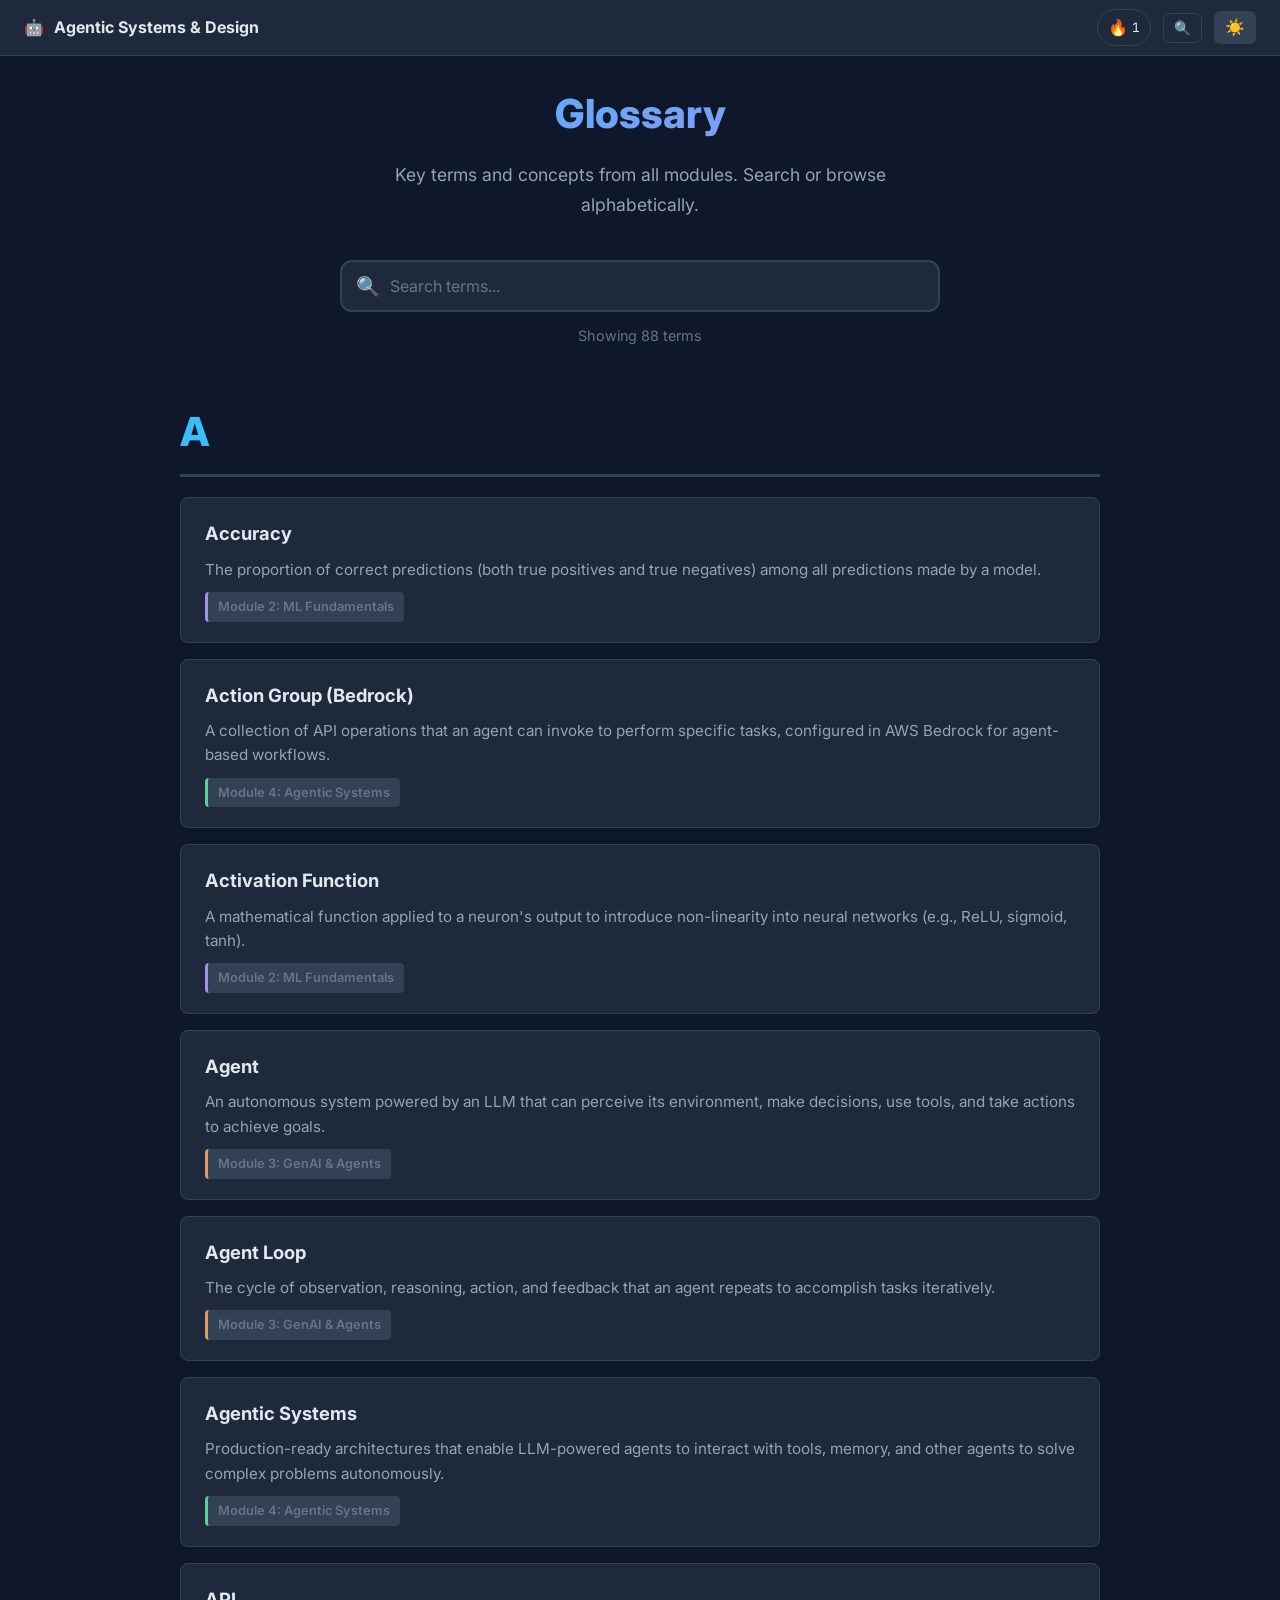
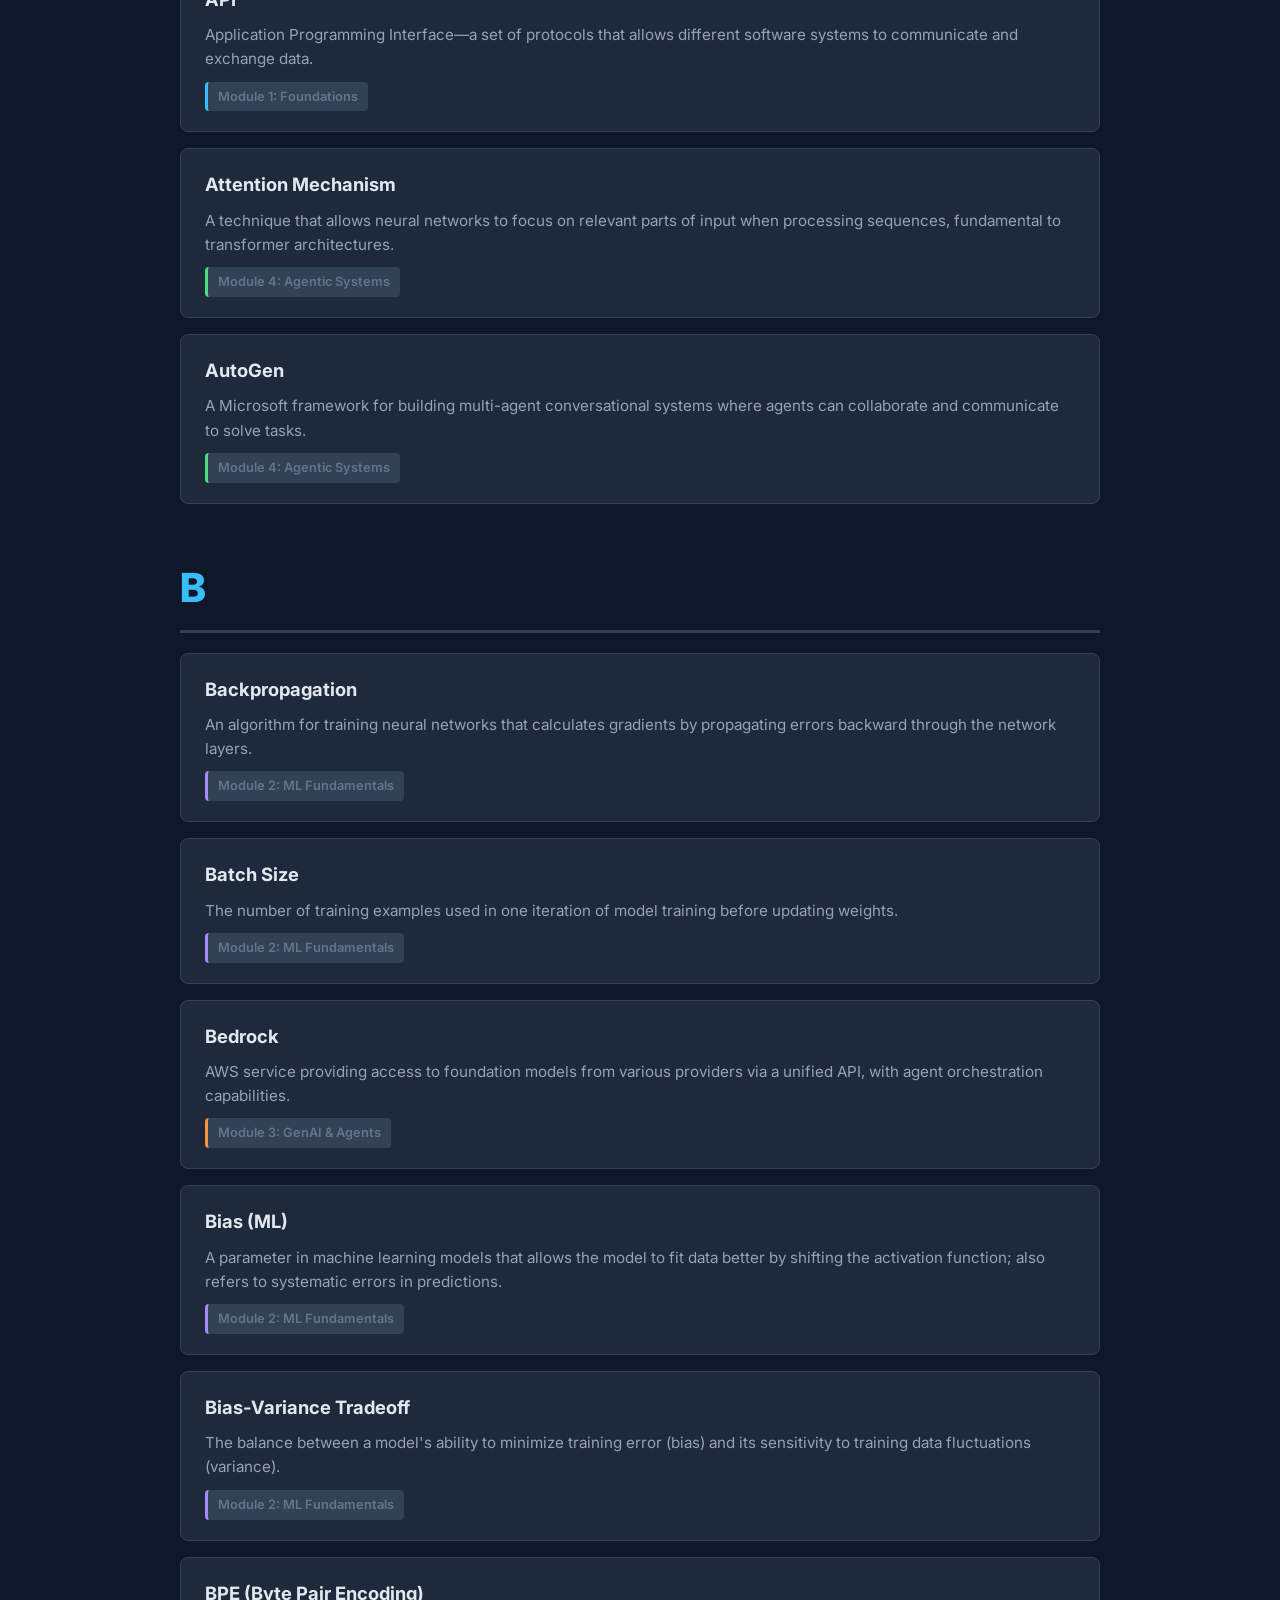
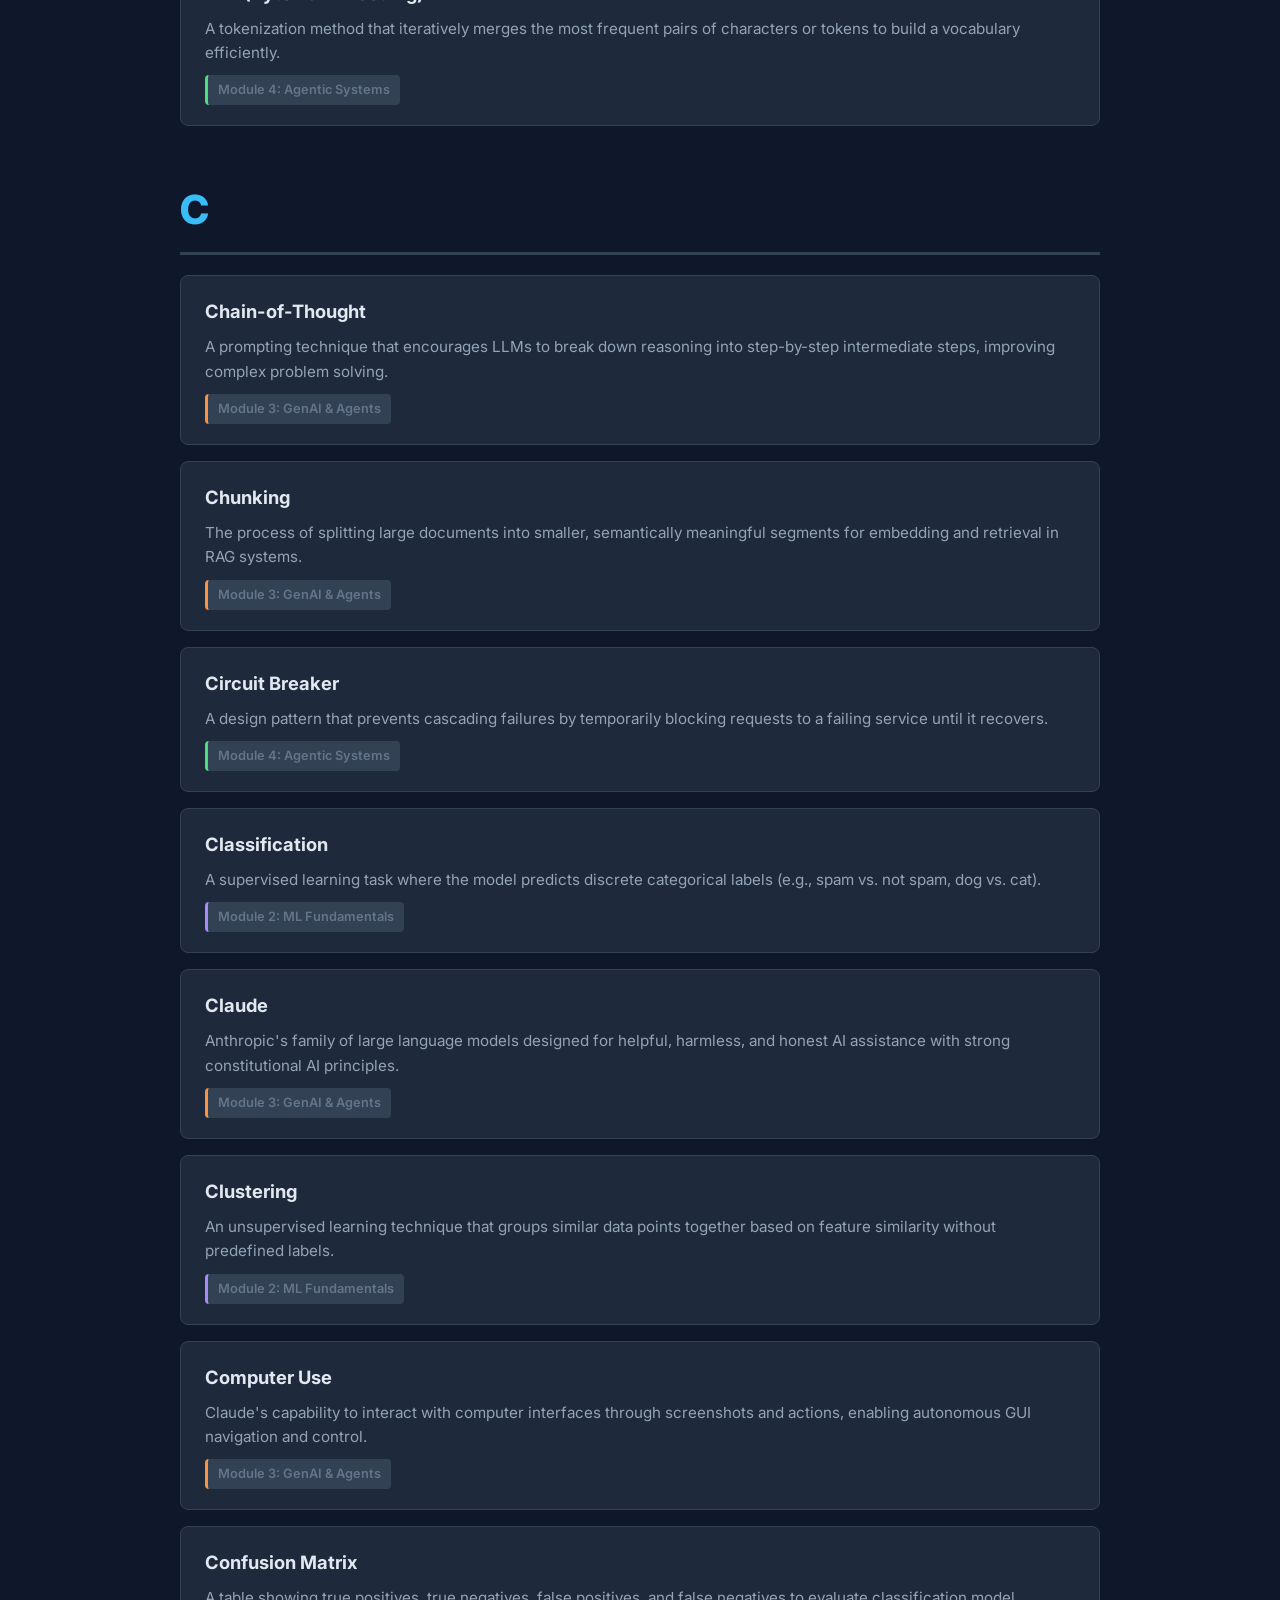
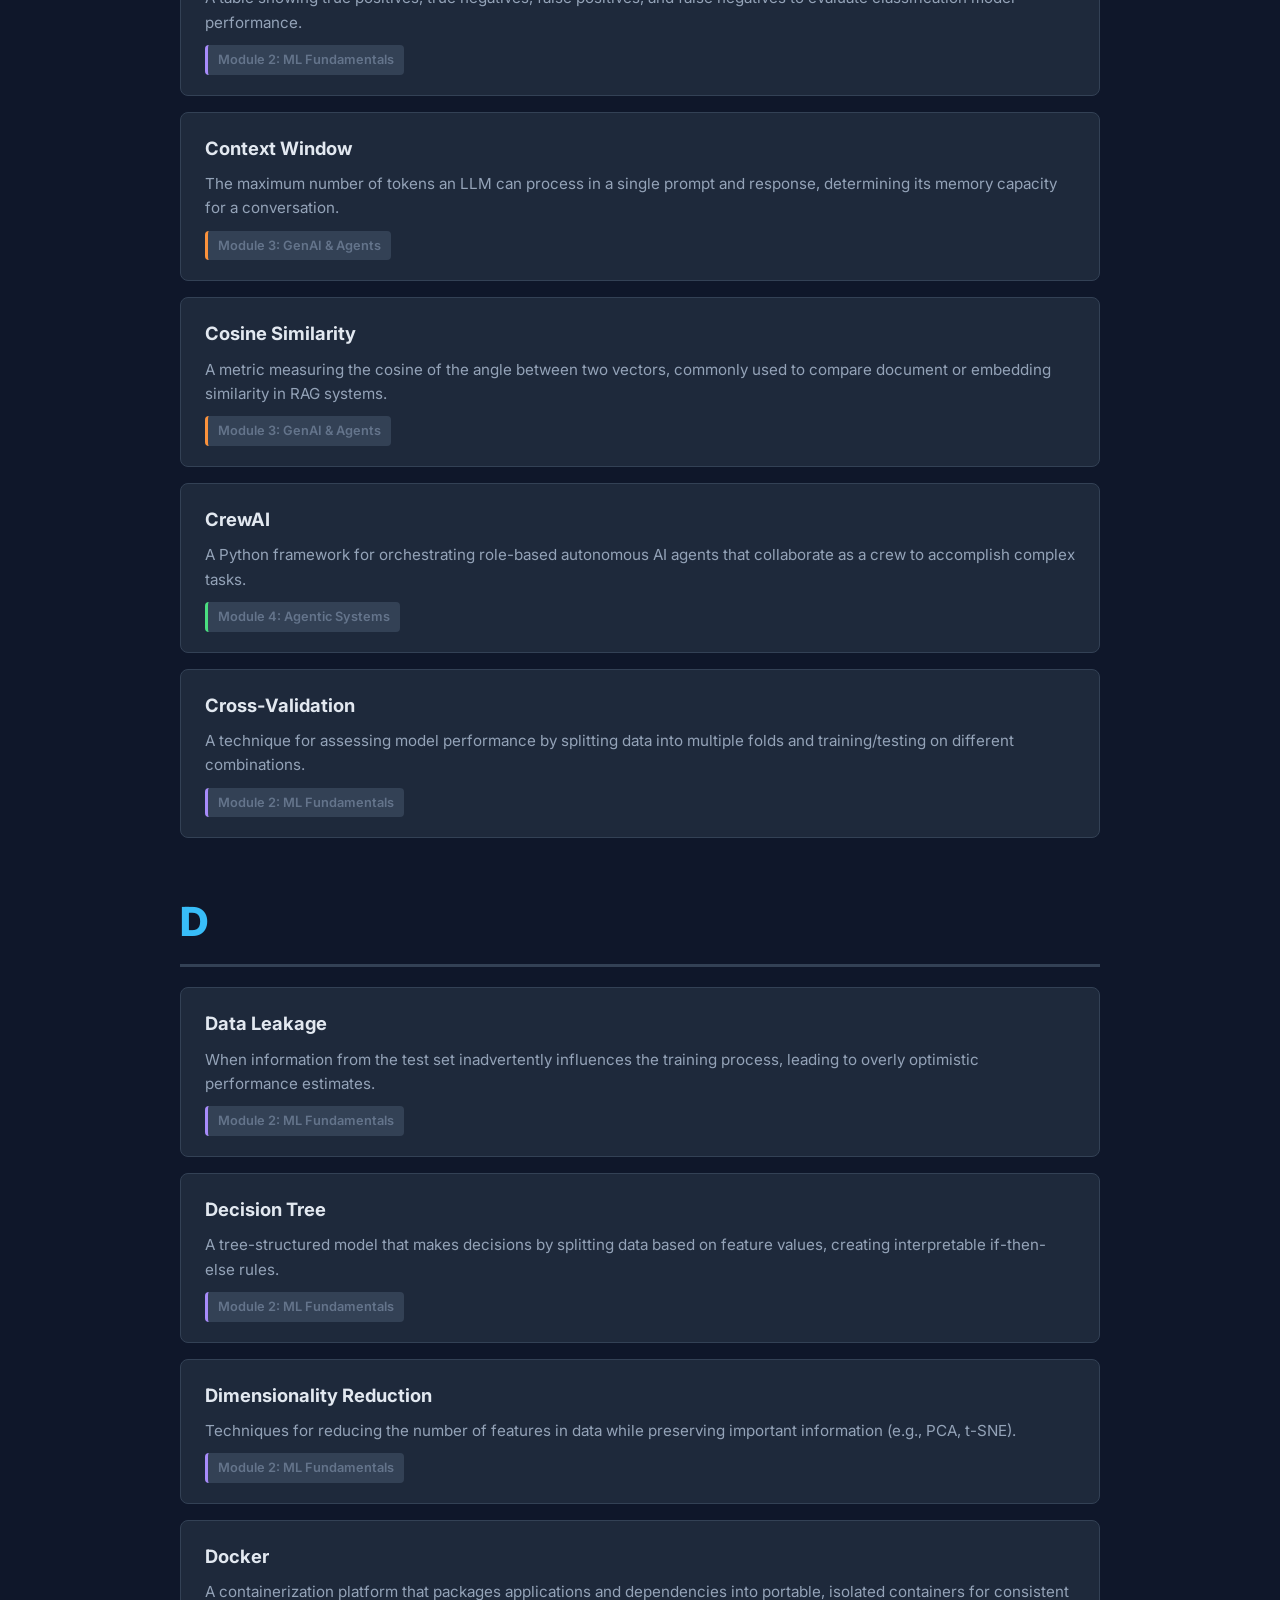
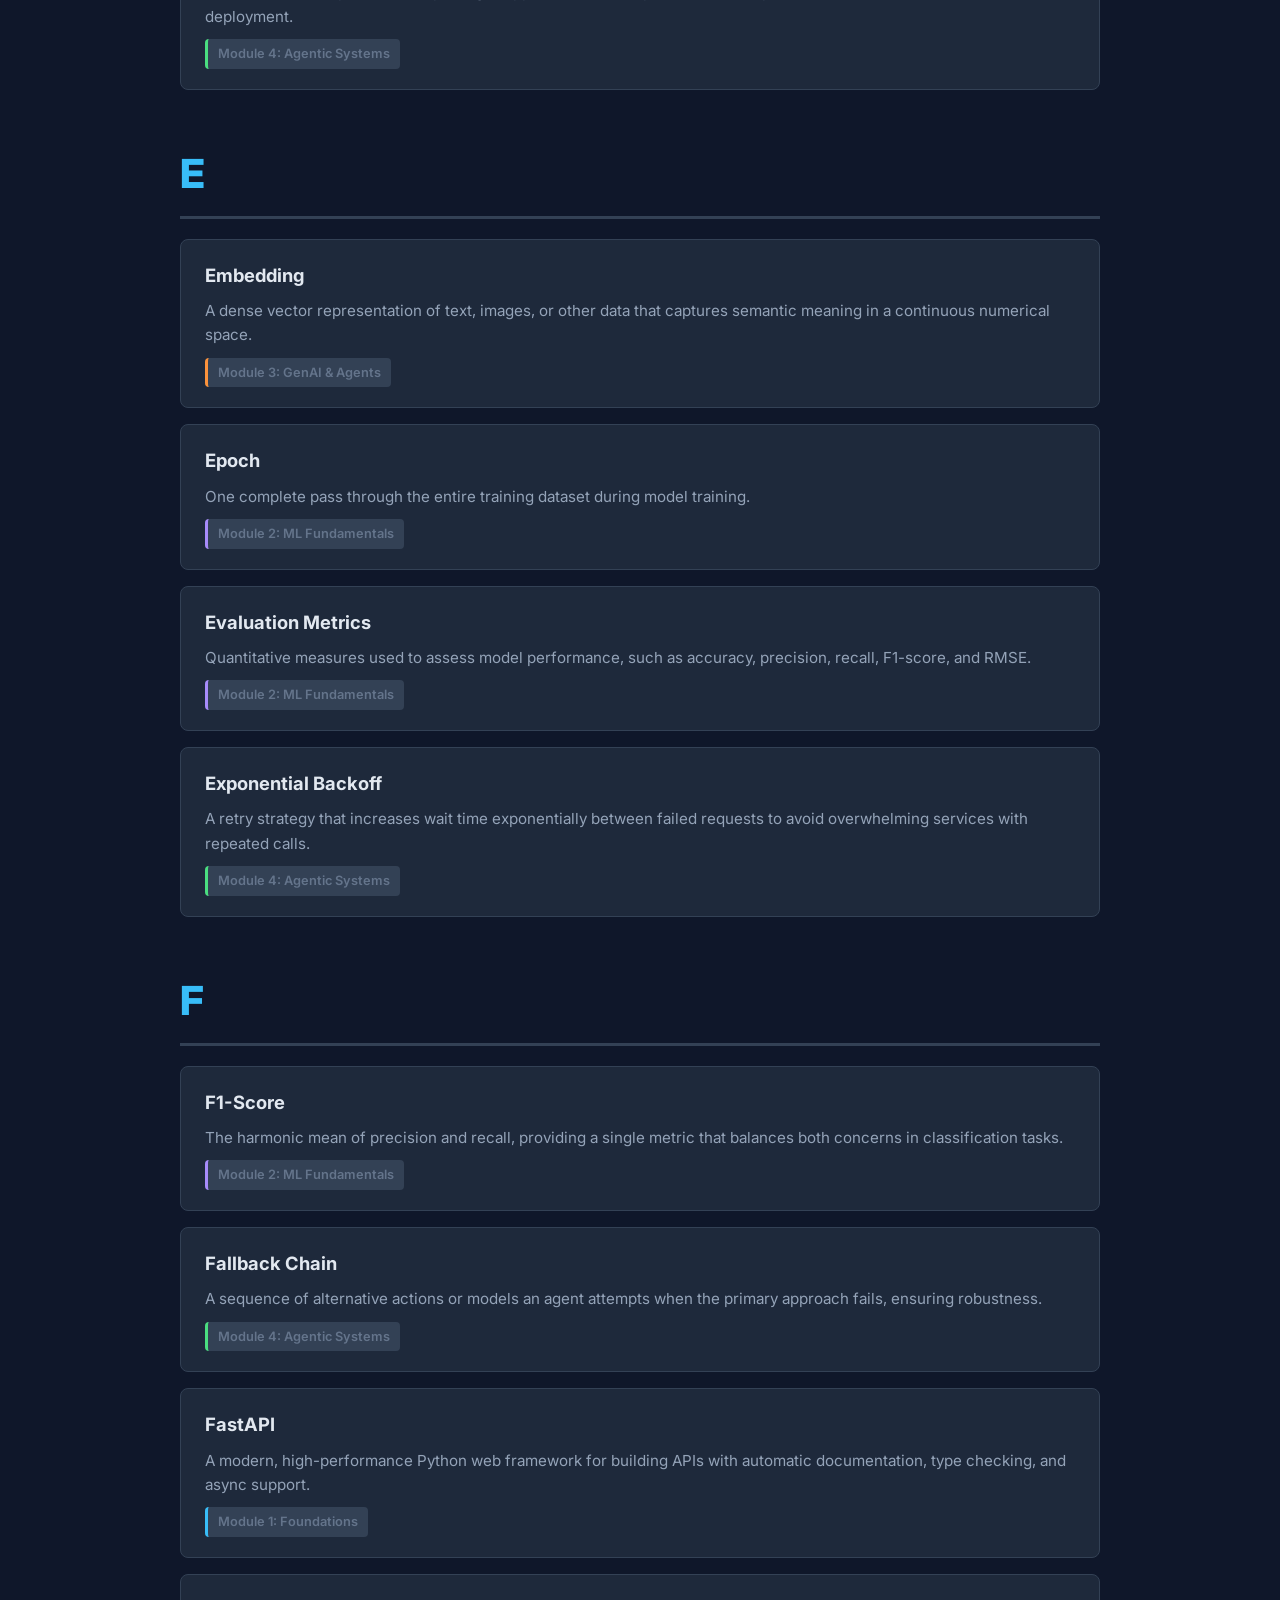
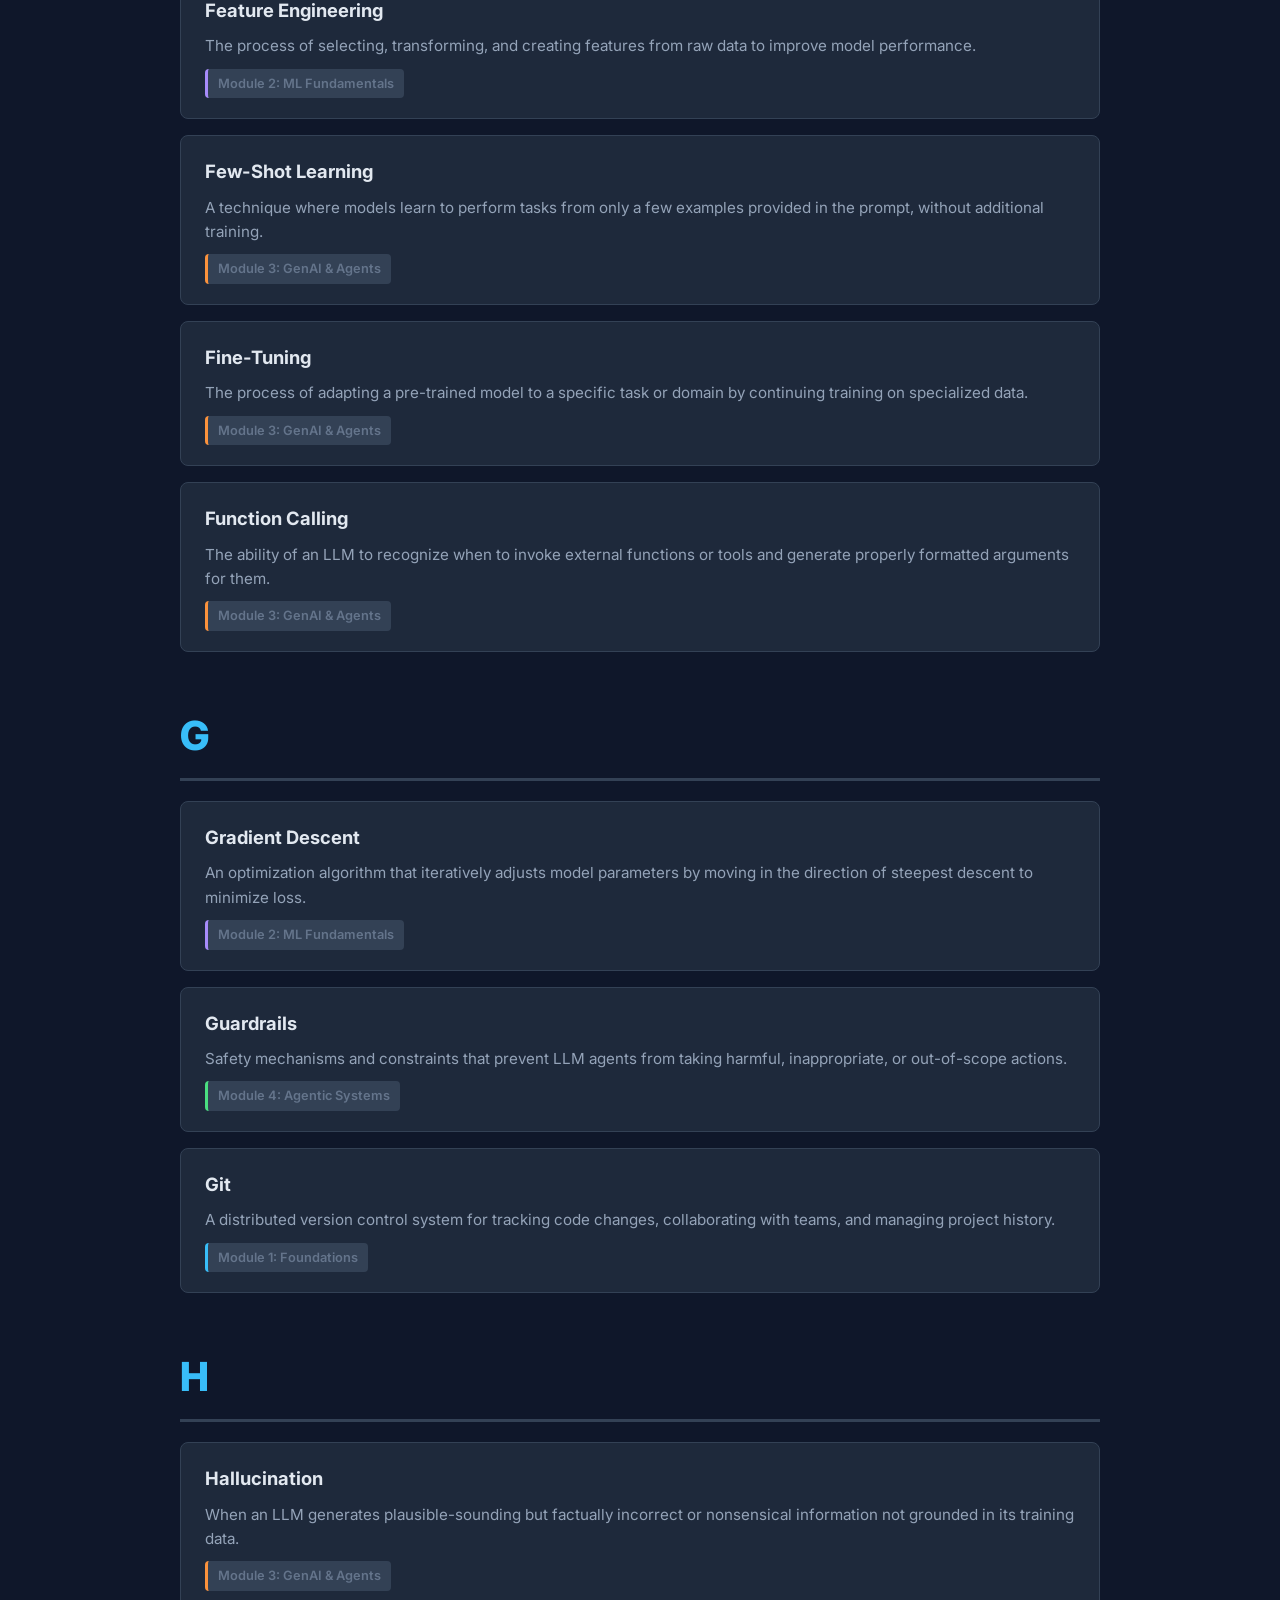
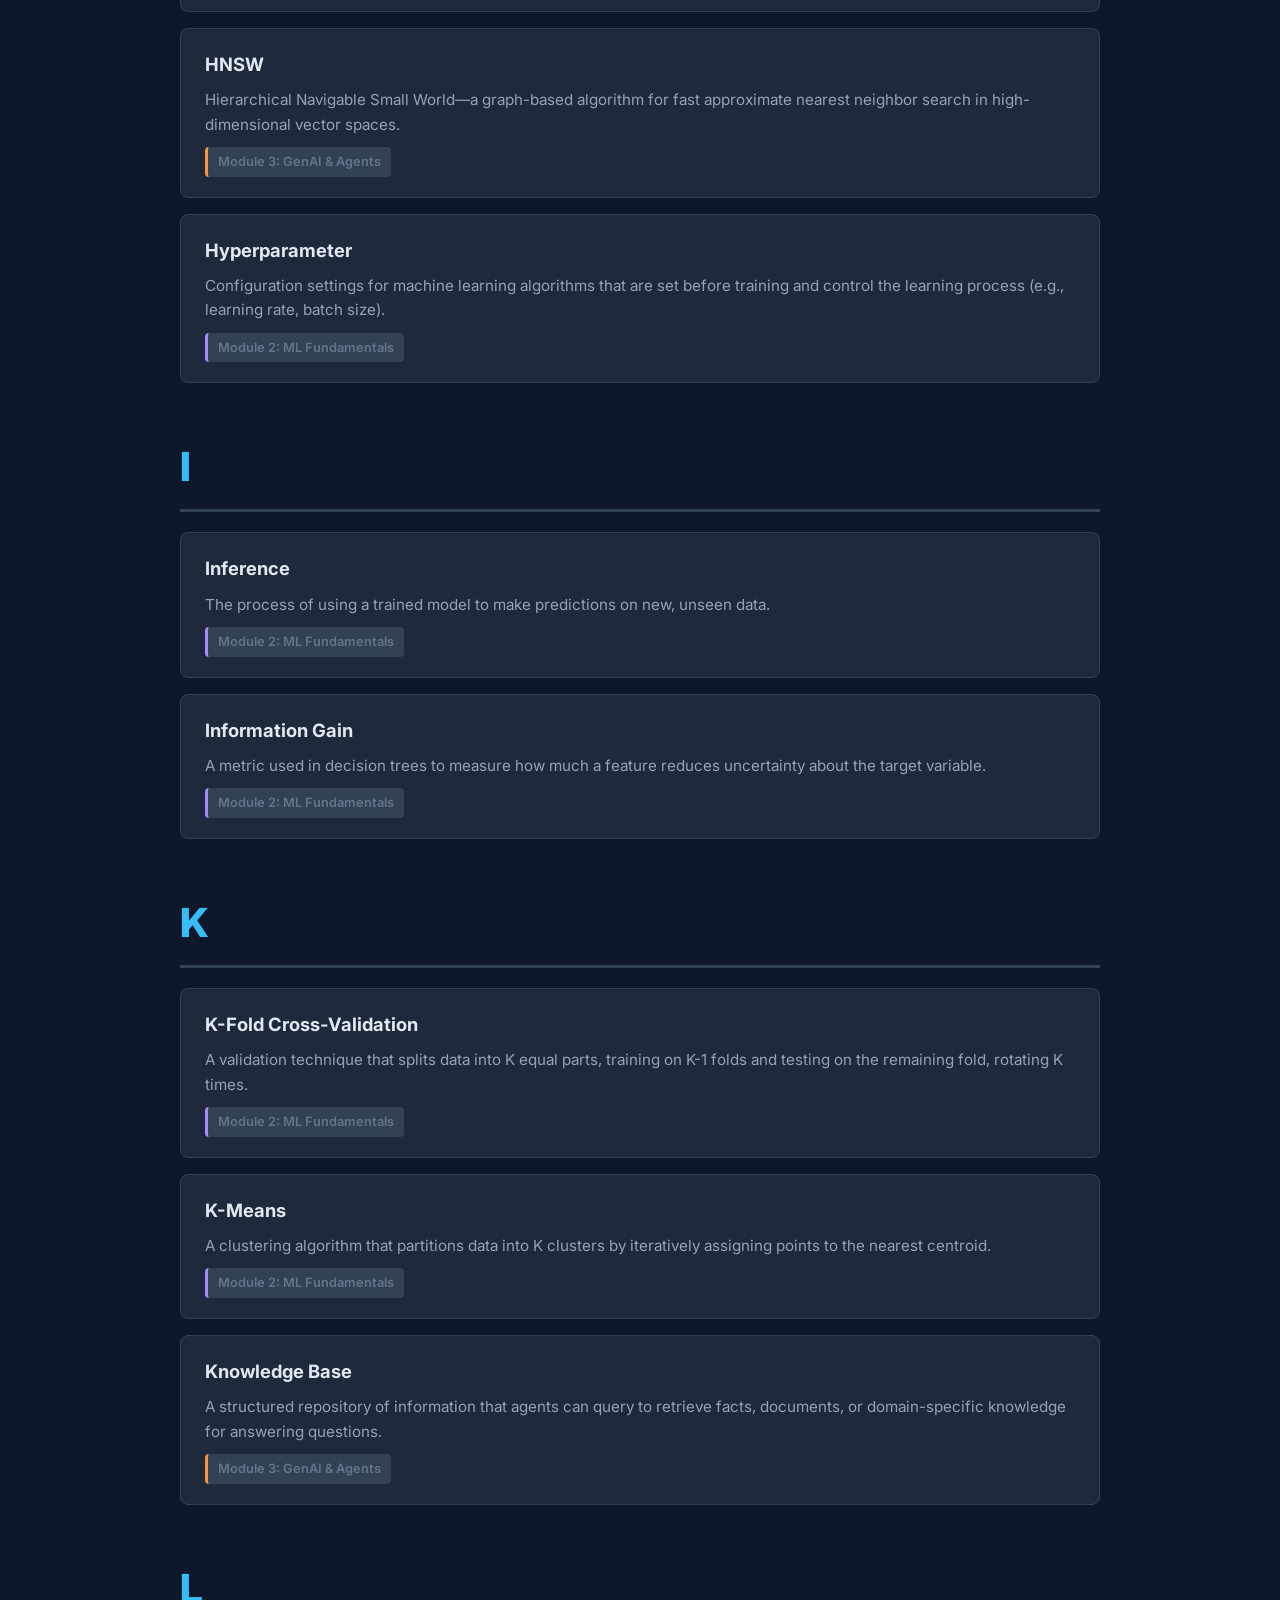
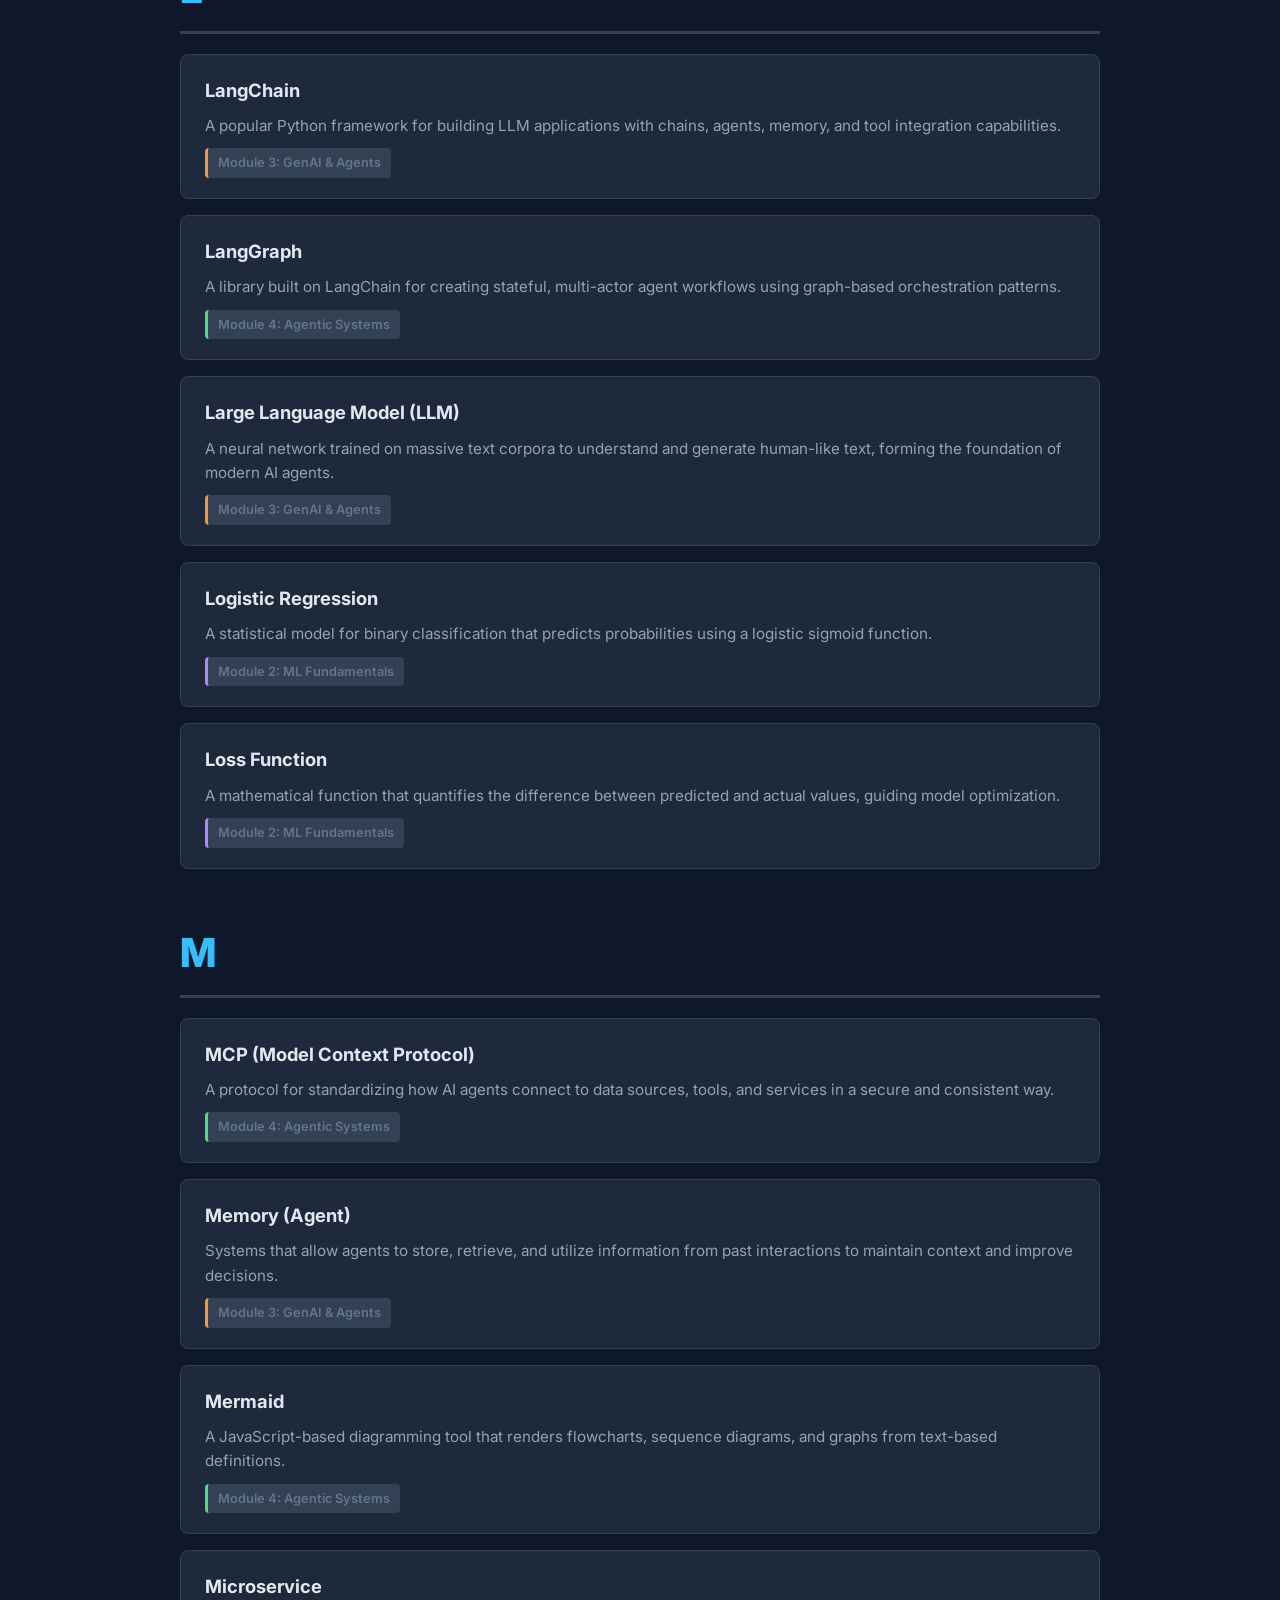
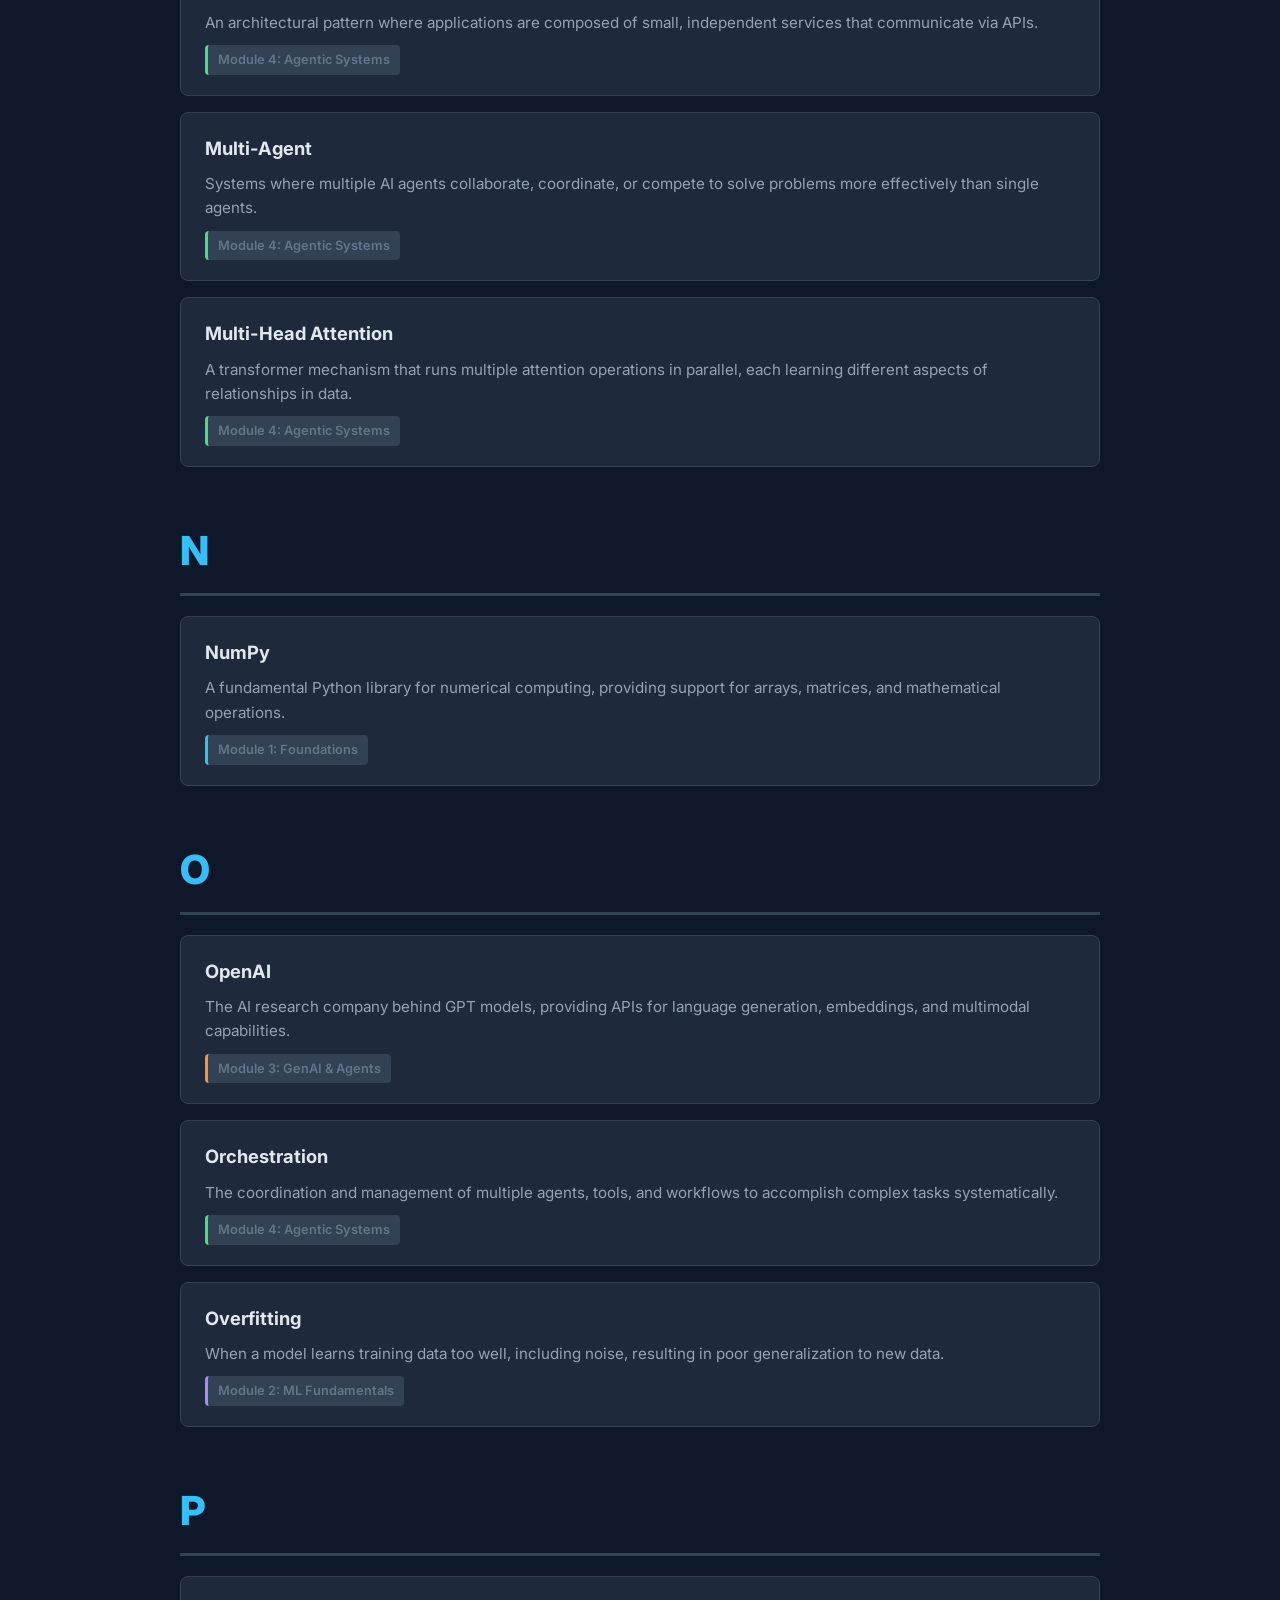
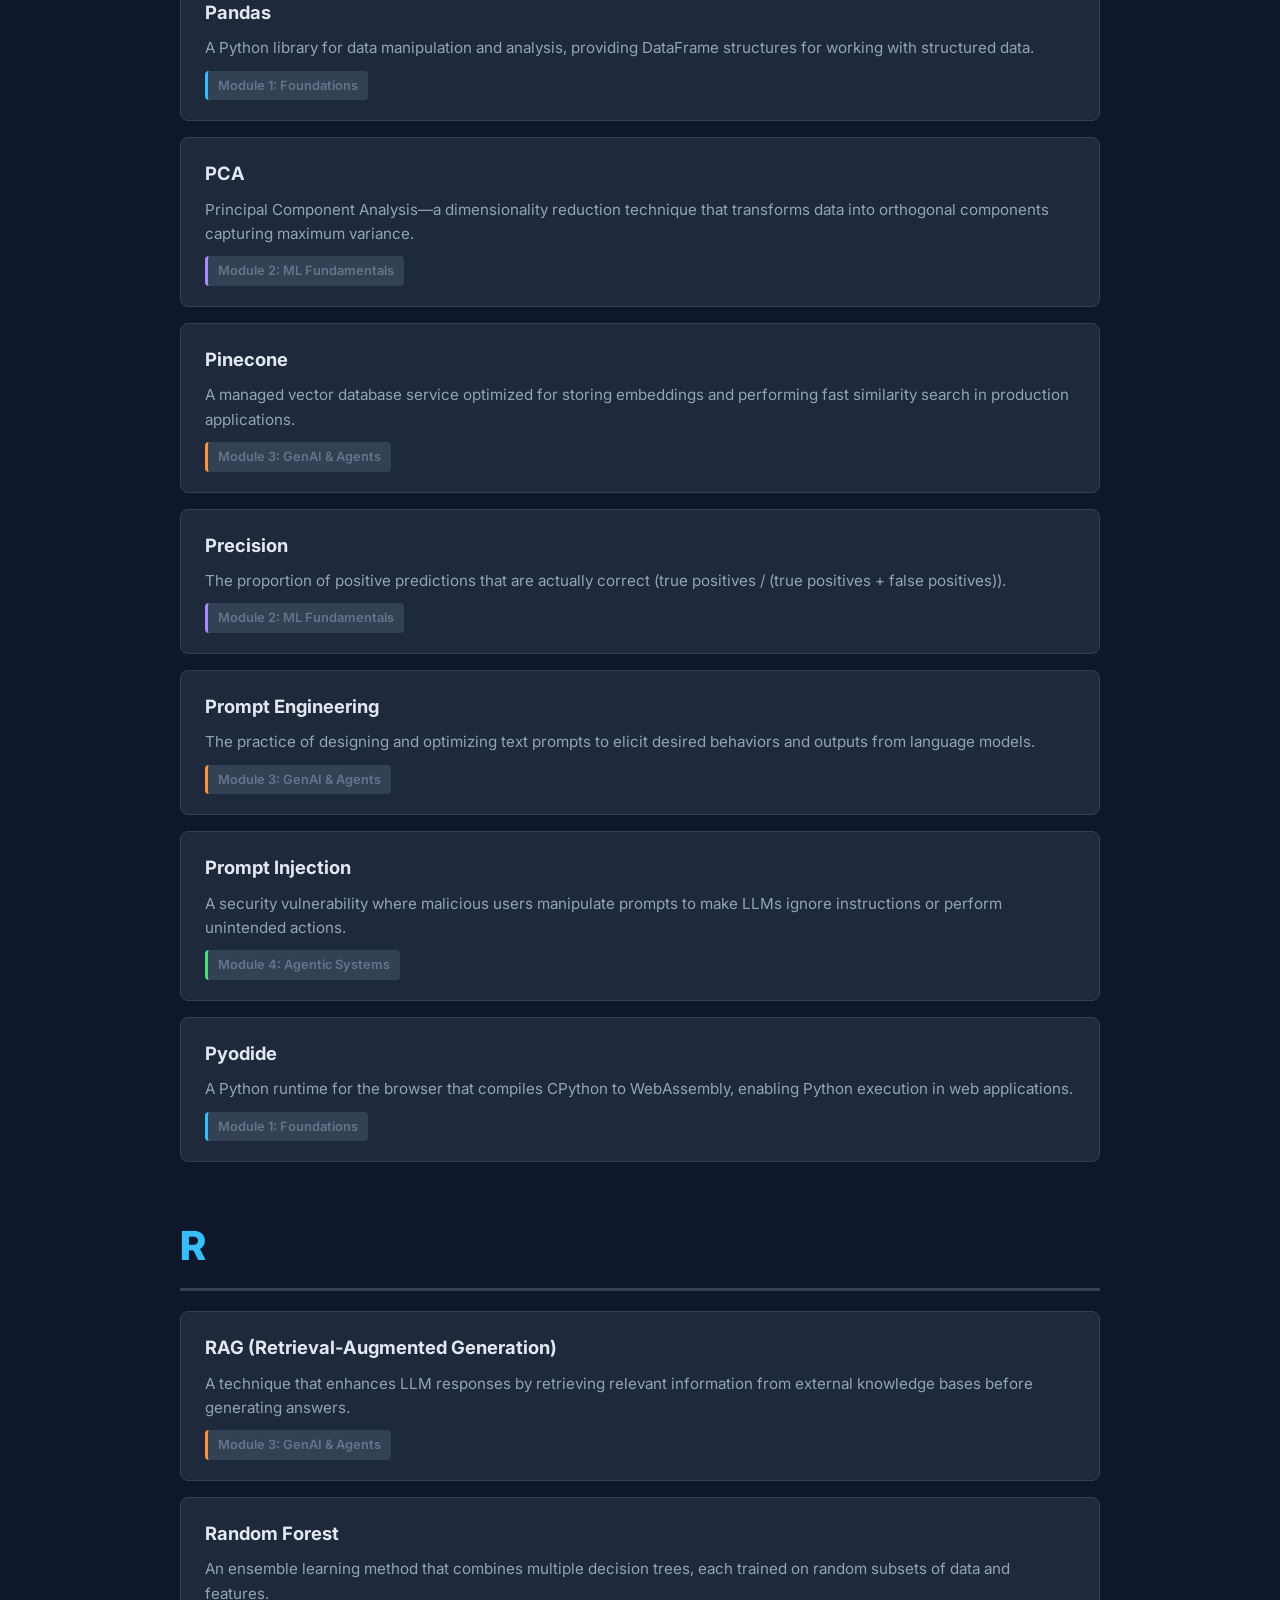
<file: glossary.html>
<!DOCTYPE html>
<html lang="en" data-theme="dark">
<head>
  <meta charset="UTF-8">
  <link rel="icon" type="image/svg+xml" href="assets/favicon.svg">
  <meta name="viewport" content="width=device-width, initial-scale=1.0">
  <title>Glossary — Agentic Systems & Design</title>
  <link rel="preconnect" href="https://fonts.googleapis.com">
  <link href="https://fonts.googleapis.com/css2?family=Inter:wght@400;500;600;700;800&family=JetBrains+Mono:wght@400;500;600&display=swap" rel="stylesheet">
  <link rel="stylesheet" href="css/style.css">
  <style>
    .glossary-body {
      max-width: 1000px;
      margin: 0 auto;
      padding: 80px 40px 40px;
    }

    .glossary-header {
      text-align: center;
      margin-bottom: 40px;
    }

    .glossary-header h1 {
      font-size: 2.5rem;
      font-weight: 800;
      margin-bottom: 12px;
      background: linear-gradient(135deg, var(--accent), #a78bfa);
      -webkit-background-clip: text;
      -webkit-text-fill-color: transparent;
      background-clip: text;
    }

    .glossary-header p {
      font-size: 1.1rem;
      color: var(--text-secondary);
      max-width: 600px;
      margin: 0 auto;
    }

    .search-wrapper {
      max-width: 600px;
      margin: 0 auto 50px;
    }

    .search-box {
      position: relative;
    }

    .search-icon {
      position: absolute;
      left: 16px;
      top: 50%;
      transform: translateY(-50%);
      color: var(--text-muted);
      font-size: 1.2rem;
      pointer-events: none;
    }

    .search-input {
      width: 100%;
      padding: 14px 20px 14px 48px;
      background: var(--bg-secondary);
      border: 2px solid var(--border);
      border-radius: 12px;
      color: var(--text-primary);
      font-size: 1rem;
      font-family: var(--font-sans);
      transition: all var(--transition);
    }

    .search-input:focus {
      outline: none;
      border-color: var(--accent);
      box-shadow: 0 0 0 3px rgba(56, 189, 248, 0.1);
    }

    .search-input::placeholder {
      color: var(--text-muted);
    }

    .search-stats {
      text-align: center;
      margin-top: 12px;
      font-size: 0.9rem;
      color: var(--text-muted);
    }

    .glossary-section {
      margin-bottom: 50px;
    }

    .section-letter {
      font-size: 2.5rem;
      font-weight: 800;
      color: var(--accent);
      margin-bottom: 20px;
      padding-bottom: 8px;
      border-bottom: 3px solid var(--border);
    }

    .term-list {
      display: grid;
      gap: 16px;
    }

    .term-card {
      background: var(--bg-secondary);
      border: 1px solid var(--border);
      border-radius: 8px;
      padding: 20px 24px;
      transition: all var(--transition);
    }

    .term-card:hover {
      border-color: var(--accent);
      transform: translateX(4px);
    }

    .term-name {
      font-size: 1.15rem;
      font-weight: 700;
      color: var(--text-primary);
      margin-bottom: 8px;
    }

    .term-definition {
      font-size: 0.95rem;
      color: var(--text-secondary);
      line-height: 1.6;
      margin-bottom: 10px;
    }

    .term-module {
      display: inline-flex;
      align-items: center;
      gap: 6px;
      font-size: 0.8rem;
      color: var(--text-muted);
      font-weight: 600;
      padding: 4px 10px;
      background: var(--bg-tertiary);
      border-radius: 4px;
      text-decoration: none;
      transition: all var(--transition);
    }

    .term-module:hover {
      background: var(--border);
      color: var(--accent);
    }

    .term-module.m1 { border-left: 3px solid #38bdf8; }
    .term-module.m2 { border-left: 3px solid #a78bfa; }
    .term-module.m3 { border-left: 3px solid #fb923c; }
    .term-module.m4 { border-left: 3px solid #4ade80; }

    .no-results {
      text-align: center;
      padding: 60px 20px;
      color: var(--text-muted);
      display: none;
    }

    .no-results.show {
      display: block;
    }

    .no-results-icon {
      font-size: 3rem;
      margin-bottom: 16px;
    }

    .no-results h3 {
      font-size: 1.4rem;
      color: var(--text-primary);
      margin-bottom: 8px;
    }

    .no-results p {
      font-size: 1rem;
    }

    @media (max-width: 768px) {
      .glossary-body {
        padding: 80px 20px 40px;
      }

      .glossary-header h1 {
        font-size: 2rem;
      }

      .section-letter {
        font-size: 2rem;
      }

      .term-card {
        padding: 16px 18px;
      }
    }
  </style>
</head>
<body>
  <!-- Navbar -->
  <nav class="navbar">
    <div class="logo">
      <a href="index.html" style="display: flex; align-items: center; gap: 10px; text-decoration: none; color: inherit;">
        <span>🤖</span>
        <span>Agentic Systems & Design</span>
      </a>
    </div>
    <div class="nav-controls">
      <button class="theme-toggle" title="Toggle theme">☀️</button>
    </div>
  </nav>

  <div class="glossary-body">
    <!-- Header -->
    <div class="glossary-header">
      <h1>Glossary</h1>
      <p>Key terms and concepts from all modules. Search or browse alphabetically.</p>
    </div>

    <!-- Search -->
    <div class="search-wrapper">
      <div class="search-box">
        <span class="search-icon">🔍</span>
        <input
          type="text"
          class="search-input"
          id="glossary-search"
          placeholder="Search terms..."
          autocomplete="off"
        >
      </div>
      <div class="search-stats" id="search-stats">Showing 88 terms</div>
    </div>

    <!-- Glossary Content -->
    <div id="glossary-content">
      <!-- A -->
      <div class="glossary-section" data-letter="A">
        <div class="section-letter">A</div>
        <div class="term-list">
          <div class="term-card" data-term="accuracy">
            <div class="term-name">Accuracy</div>
            <div class="term-definition">The proportion of correct predictions (both true positives and true negatives) among all predictions made by a model.</div>
            <a href="module2.html" class="term-module m2">Module 2: ML Fundamentals</a>
          </div>

          <div class="term-card" data-term="action group">
            <div class="term-name">Action Group (Bedrock)</div>
            <div class="term-definition">A collection of API operations that an agent can invoke to perform specific tasks, configured in AWS Bedrock for agent-based workflows.</div>
            <a href="module4.html" class="term-module m4">Module 4: Agentic Systems</a>
          </div>

          <div class="term-card" data-term="activation function">
            <div class="term-name">Activation Function</div>
            <div class="term-definition">A mathematical function applied to a neuron's output to introduce non-linearity into neural networks (e.g., ReLU, sigmoid, tanh).</div>
            <a href="module2.html" class="term-module m2">Module 2: ML Fundamentals</a>
          </div>

          <div class="term-card" data-term="agent">
            <div class="term-name">Agent</div>
            <div class="term-definition">An autonomous system powered by an LLM that can perceive its environment, make decisions, use tools, and take actions to achieve goals.</div>
            <a href="module3.html" class="term-module m3">Module 3: GenAI & Agents</a>
          </div>

          <div class="term-card" data-term="agent loop">
            <div class="term-name">Agent Loop</div>
            <div class="term-definition">The cycle of observation, reasoning, action, and feedback that an agent repeats to accomplish tasks iteratively.</div>
            <a href="module3.html" class="term-module m3">Module 3: GenAI & Agents</a>
          </div>

          <div class="term-card" data-term="agentic systems">
            <div class="term-name">Agentic Systems</div>
            <div class="term-definition">Production-ready architectures that enable LLM-powered agents to interact with tools, memory, and other agents to solve complex problems autonomously.</div>
            <a href="module4.html" class="term-module m4">Module 4: Agentic Systems</a>
          </div>

          <div class="term-card" data-term="api">
            <div class="term-name">API</div>
            <div class="term-definition">Application Programming Interface—a set of protocols that allows different software systems to communicate and exchange data.</div>
            <a href="module1.html" class="term-module m1">Module 1: Foundations</a>
          </div>

          <div class="term-card" data-term="attention mechanism">
            <div class="term-name">Attention Mechanism</div>
            <div class="term-definition">A technique that allows neural networks to focus on relevant parts of input when processing sequences, fundamental to transformer architectures.</div>
            <a href="module4.html" class="term-module m4">Module 4: Agentic Systems</a>
          </div>

          <div class="term-card" data-term="autogen">
            <div class="term-name">AutoGen</div>
            <div class="term-definition">A Microsoft framework for building multi-agent conversational systems where agents can collaborate and communicate to solve tasks.</div>
            <a href="module4.html" class="term-module m4">Module 4: Agentic Systems</a>
          </div>
        </div>
      </div>

      <!-- B -->
      <div class="glossary-section" data-letter="B">
        <div class="section-letter">B</div>
        <div class="term-list">
          <div class="term-card" data-term="backpropagation">
            <div class="term-name">Backpropagation</div>
            <div class="term-definition">An algorithm for training neural networks that calculates gradients by propagating errors backward through the network layers.</div>
            <a href="module2.html" class="term-module m2">Module 2: ML Fundamentals</a>
          </div>

          <div class="term-card" data-term="batch size">
            <div class="term-name">Batch Size</div>
            <div class="term-definition">The number of training examples used in one iteration of model training before updating weights.</div>
            <a href="module2.html" class="term-module m2">Module 2: ML Fundamentals</a>
          </div>

          <div class="term-card" data-term="bedrock">
            <div class="term-name">Bedrock</div>
            <div class="term-definition">AWS service providing access to foundation models from various providers via a unified API, with agent orchestration capabilities.</div>
            <a href="module3.html" class="term-module m3">Module 3: GenAI & Agents</a>
          </div>

          <div class="term-card" data-term="bias ml">
            <div class="term-name">Bias (ML)</div>
            <div class="term-definition">A parameter in machine learning models that allows the model to fit data better by shifting the activation function; also refers to systematic errors in predictions.</div>
            <a href="module2.html" class="term-module m2">Module 2: ML Fundamentals</a>
          </div>

          <div class="term-card" data-term="bias variance tradeoff">
            <div class="term-name">Bias-Variance Tradeoff</div>
            <div class="term-definition">The balance between a model's ability to minimize training error (bias) and its sensitivity to training data fluctuations (variance).</div>
            <a href="module2.html" class="term-module m2">Module 2: ML Fundamentals</a>
          </div>

          <div class="term-card" data-term="bpe">
            <div class="term-name">BPE (Byte Pair Encoding)</div>
            <div class="term-definition">A tokenization method that iteratively merges the most frequent pairs of characters or tokens to build a vocabulary efficiently.</div>
            <a href="module4.html" class="term-module m4">Module 4: Agentic Systems</a>
          </div>
        </div>
      </div>

      <!-- C -->
      <div class="glossary-section" data-letter="C">
        <div class="section-letter">C</div>
        <div class="term-list">
          <div class="term-card" data-term="chain of thought">
            <div class="term-name">Chain-of-Thought</div>
            <div class="term-definition">A prompting technique that encourages LLMs to break down reasoning into step-by-step intermediate steps, improving complex problem solving.</div>
            <a href="module3.html" class="term-module m3">Module 3: GenAI & Agents</a>
          </div>

          <div class="term-card" data-term="chunking">
            <div class="term-name">Chunking</div>
            <div class="term-definition">The process of splitting large documents into smaller, semantically meaningful segments for embedding and retrieval in RAG systems.</div>
            <a href="module3.html" class="term-module m3">Module 3: GenAI & Agents</a>
          </div>

          <div class="term-card" data-term="circuit breaker">
            <div class="term-name">Circuit Breaker</div>
            <div class="term-definition">A design pattern that prevents cascading failures by temporarily blocking requests to a failing service until it recovers.</div>
            <a href="module4.html" class="term-module m4">Module 4: Agentic Systems</a>
          </div>

          <div class="term-card" data-term="classification">
            <div class="term-name">Classification</div>
            <div class="term-definition">A supervised learning task where the model predicts discrete categorical labels (e.g., spam vs. not spam, dog vs. cat).</div>
            <a href="module2.html" class="term-module m2">Module 2: ML Fundamentals</a>
          </div>

          <div class="term-card" data-term="claude">
            <div class="term-name">Claude</div>
            <div class="term-definition">Anthropic's family of large language models designed for helpful, harmless, and honest AI assistance with strong constitutional AI principles.</div>
            <a href="module3.html" class="term-module m3">Module 3: GenAI & Agents</a>
          </div>

          <div class="term-card" data-term="clustering">
            <div class="term-name">Clustering</div>
            <div class="term-definition">An unsupervised learning technique that groups similar data points together based on feature similarity without predefined labels.</div>
            <a href="module2.html" class="term-module m2">Module 2: ML Fundamentals</a>
          </div>

          <div class="term-card" data-term="computer use">
            <div class="term-name">Computer Use</div>
            <div class="term-definition">Claude's capability to interact with computer interfaces through screenshots and actions, enabling autonomous GUI navigation and control.</div>
            <a href="module3.html" class="term-module m3">Module 3: GenAI & Agents</a>
          </div>

          <div class="term-card" data-term="confusion matrix">
            <div class="term-name">Confusion Matrix</div>
            <div class="term-definition">A table showing true positives, true negatives, false positives, and false negatives to evaluate classification model performance.</div>
            <a href="module2.html" class="term-module m2">Module 2: ML Fundamentals</a>
          </div>

          <div class="term-card" data-term="context window">
            <div class="term-name">Context Window</div>
            <div class="term-definition">The maximum number of tokens an LLM can process in a single prompt and response, determining its memory capacity for a conversation.</div>
            <a href="module3.html" class="term-module m3">Module 3: GenAI & Agents</a>
          </div>

          <div class="term-card" data-term="cosine similarity">
            <div class="term-name">Cosine Similarity</div>
            <div class="term-definition">A metric measuring the cosine of the angle between two vectors, commonly used to compare document or embedding similarity in RAG systems.</div>
            <a href="module3.html" class="term-module m3">Module 3: GenAI & Agents</a>
          </div>

          <div class="term-card" data-term="crewai">
            <div class="term-name">CrewAI</div>
            <div class="term-definition">A Python framework for orchestrating role-based autonomous AI agents that collaborate as a crew to accomplish complex tasks.</div>
            <a href="module4.html" class="term-module m4">Module 4: Agentic Systems</a>
          </div>

          <div class="term-card" data-term="cross validation">
            <div class="term-name">Cross-Validation</div>
            <div class="term-definition">A technique for assessing model performance by splitting data into multiple folds and training/testing on different combinations.</div>
            <a href="module2.html" class="term-module m2">Module 2: ML Fundamentals</a>
          </div>
        </div>
      </div>

      <!-- D -->
      <div class="glossary-section" data-letter="D">
        <div class="section-letter">D</div>
        <div class="term-list">
          <div class="term-card" data-term="data leakage">
            <div class="term-name">Data Leakage</div>
            <div class="term-definition">When information from the test set inadvertently influences the training process, leading to overly optimistic performance estimates.</div>
            <a href="module2.html" class="term-module m2">Module 2: ML Fundamentals</a>
          </div>

          <div class="term-card" data-term="decision tree">
            <div class="term-name">Decision Tree</div>
            <div class="term-definition">A tree-structured model that makes decisions by splitting data based on feature values, creating interpretable if-then-else rules.</div>
            <a href="module2.html" class="term-module m2">Module 2: ML Fundamentals</a>
          </div>

          <div class="term-card" data-term="dimensionality reduction">
            <div class="term-name">Dimensionality Reduction</div>
            <div class="term-definition">Techniques for reducing the number of features in data while preserving important information (e.g., PCA, t-SNE).</div>
            <a href="module2.html" class="term-module m2">Module 2: ML Fundamentals</a>
          </div>

          <div class="term-card" data-term="docker">
            <div class="term-name">Docker</div>
            <div class="term-definition">A containerization platform that packages applications and dependencies into portable, isolated containers for consistent deployment.</div>
            <a href="module4.html" class="term-module m4">Module 4: Agentic Systems</a>
          </div>
        </div>
      </div>

      <!-- E -->
      <div class="glossary-section" data-letter="E">
        <div class="section-letter">E</div>
        <div class="term-list">
          <div class="term-card" data-term="embedding">
            <div class="term-name">Embedding</div>
            <div class="term-definition">A dense vector representation of text, images, or other data that captures semantic meaning in a continuous numerical space.</div>
            <a href="module3.html" class="term-module m3">Module 3: GenAI & Agents</a>
          </div>

          <div class="term-card" data-term="epoch">
            <div class="term-name">Epoch</div>
            <div class="term-definition">One complete pass through the entire training dataset during model training.</div>
            <a href="module2.html" class="term-module m2">Module 2: ML Fundamentals</a>
          </div>

          <div class="term-card" data-term="evaluation metrics">
            <div class="term-name">Evaluation Metrics</div>
            <div class="term-definition">Quantitative measures used to assess model performance, such as accuracy, precision, recall, F1-score, and RMSE.</div>
            <a href="module2.html" class="term-module m2">Module 2: ML Fundamentals</a>
          </div>

          <div class="term-card" data-term="exponential backoff">
            <div class="term-name">Exponential Backoff</div>
            <div class="term-definition">A retry strategy that increases wait time exponentially between failed requests to avoid overwhelming services with repeated calls.</div>
            <a href="module4.html" class="term-module m4">Module 4: Agentic Systems</a>
          </div>
        </div>
      </div>

      <!-- F -->
      <div class="glossary-section" data-letter="F">
        <div class="section-letter">F</div>
        <div class="term-list">
          <div class="term-card" data-term="f1 score">
            <div class="term-name">F1-Score</div>
            <div class="term-definition">The harmonic mean of precision and recall, providing a single metric that balances both concerns in classification tasks.</div>
            <a href="module2.html" class="term-module m2">Module 2: ML Fundamentals</a>
          </div>

          <div class="term-card" data-term="fallback chain">
            <div class="term-name">Fallback Chain</div>
            <div class="term-definition">A sequence of alternative actions or models an agent attempts when the primary approach fails, ensuring robustness.</div>
            <a href="module4.html" class="term-module m4">Module 4: Agentic Systems</a>
          </div>

          <div class="term-card" data-term="fastapi">
            <div class="term-name">FastAPI</div>
            <div class="term-definition">A modern, high-performance Python web framework for building APIs with automatic documentation, type checking, and async support.</div>
            <a href="module1.html" class="term-module m1">Module 1: Foundations</a>
          </div>

          <div class="term-card" data-term="feature engineering">
            <div class="term-name">Feature Engineering</div>
            <div class="term-definition">The process of selecting, transforming, and creating features from raw data to improve model performance.</div>
            <a href="module2.html" class="term-module m2">Module 2: ML Fundamentals</a>
          </div>

          <div class="term-card" data-term="few shot learning">
            <div class="term-name">Few-Shot Learning</div>
            <div class="term-definition">A technique where models learn to perform tasks from only a few examples provided in the prompt, without additional training.</div>
            <a href="module3.html" class="term-module m3">Module 3: GenAI & Agents</a>
          </div>

          <div class="term-card" data-term="fine tuning">
            <div class="term-name">Fine-Tuning</div>
            <div class="term-definition">The process of adapting a pre-trained model to a specific task or domain by continuing training on specialized data.</div>
            <a href="module3.html" class="term-module m3">Module 3: GenAI & Agents</a>
          </div>

          <div class="term-card" data-term="function calling">
            <div class="term-name">Function Calling</div>
            <div class="term-definition">The ability of an LLM to recognize when to invoke external functions or tools and generate properly formatted arguments for them.</div>
            <a href="module3.html" class="term-module m3">Module 3: GenAI & Agents</a>
          </div>
        </div>
      </div>

      <!-- G -->
      <div class="glossary-section" data-letter="G">
        <div class="section-letter">G</div>
        <div class="term-list">
          <div class="term-card" data-term="gradient descent">
            <div class="term-name">Gradient Descent</div>
            <div class="term-definition">An optimization algorithm that iteratively adjusts model parameters by moving in the direction of steepest descent to minimize loss.</div>
            <a href="module2.html" class="term-module m2">Module 2: ML Fundamentals</a>
          </div>

          <div class="term-card" data-term="guardrails">
            <div class="term-name">Guardrails</div>
            <div class="term-definition">Safety mechanisms and constraints that prevent LLM agents from taking harmful, inappropriate, or out-of-scope actions.</div>
            <a href="module4.html" class="term-module m4">Module 4: Agentic Systems</a>
          </div>

          <div class="term-card" data-term="git">
            <div class="term-name">Git</div>
            <div class="term-definition">A distributed version control system for tracking code changes, collaborating with teams, and managing project history.</div>
            <a href="module1.html" class="term-module m1">Module 1: Foundations</a>
          </div>
        </div>
      </div>

      <!-- H -->
      <div class="glossary-section" data-letter="H">
        <div class="section-letter">H</div>
        <div class="term-list">
          <div class="term-card" data-term="hallucination">
            <div class="term-name">Hallucination</div>
            <div class="term-definition">When an LLM generates plausible-sounding but factually incorrect or nonsensical information not grounded in its training data.</div>
            <a href="module3.html" class="term-module m3">Module 3: GenAI & Agents</a>
          </div>

          <div class="term-card" data-term="hnsw">
            <div class="term-name">HNSW</div>
            <div class="term-definition">Hierarchical Navigable Small World—a graph-based algorithm for fast approximate nearest neighbor search in high-dimensional vector spaces.</div>
            <a href="module3.html" class="term-module m3">Module 3: GenAI & Agents</a>
          </div>

          <div class="term-card" data-term="hyperparameter">
            <div class="term-name">Hyperparameter</div>
            <div class="term-definition">Configuration settings for machine learning algorithms that are set before training and control the learning process (e.g., learning rate, batch size).</div>
            <a href="module2.html" class="term-module m2">Module 2: ML Fundamentals</a>
          </div>
        </div>
      </div>

      <!-- I -->
      <div class="glossary-section" data-letter="I">
        <div class="section-letter">I</div>
        <div class="term-list">
          <div class="term-card" data-term="inference">
            <div class="term-name">Inference</div>
            <div class="term-definition">The process of using a trained model to make predictions on new, unseen data.</div>
            <a href="module2.html" class="term-module m2">Module 2: ML Fundamentals</a>
          </div>

          <div class="term-card" data-term="information gain">
            <div class="term-name">Information Gain</div>
            <div class="term-definition">A metric used in decision trees to measure how much a feature reduces uncertainty about the target variable.</div>
            <a href="module2.html" class="term-module m2">Module 2: ML Fundamentals</a>
          </div>
        </div>
      </div>

      <!-- K -->
      <div class="glossary-section" data-letter="K">
        <div class="section-letter">K</div>
        <div class="term-list">
          <div class="term-card" data-term="k fold cross validation">
            <div class="term-name">K-Fold Cross-Validation</div>
            <div class="term-definition">A validation technique that splits data into K equal parts, training on K-1 folds and testing on the remaining fold, rotating K times.</div>
            <a href="module2.html" class="term-module m2">Module 2: ML Fundamentals</a>
          </div>

          <div class="term-card" data-term="k means">
            <div class="term-name">K-Means</div>
            <div class="term-definition">A clustering algorithm that partitions data into K clusters by iteratively assigning points to the nearest centroid.</div>
            <a href="module2.html" class="term-module m2">Module 2: ML Fundamentals</a>
          </div>

          <div class="term-card" data-term="knowledge base">
            <div class="term-name">Knowledge Base</div>
            <div class="term-definition">A structured repository of information that agents can query to retrieve facts, documents, or domain-specific knowledge for answering questions.</div>
            <a href="module3.html" class="term-module m3">Module 3: GenAI & Agents</a>
          </div>
        </div>
      </div>

      <!-- L -->
      <div class="glossary-section" data-letter="L">
        <div class="section-letter">L</div>
        <div class="term-list">
          <div class="term-card" data-term="langchain">
            <div class="term-name">LangChain</div>
            <div class="term-definition">A popular Python framework for building LLM applications with chains, agents, memory, and tool integration capabilities.</div>
            <a href="module3.html" class="term-module m3">Module 3: GenAI & Agents</a>
          </div>

          <div class="term-card" data-term="langgraph">
            <div class="term-name">LangGraph</div>
            <div class="term-definition">A library built on LangChain for creating stateful, multi-actor agent workflows using graph-based orchestration patterns.</div>
            <a href="module4.html" class="term-module m4">Module 4: Agentic Systems</a>
          </div>

          <div class="term-card" data-term="large language model">
            <div class="term-name">Large Language Model (LLM)</div>
            <div class="term-definition">A neural network trained on massive text corpora to understand and generate human-like text, forming the foundation of modern AI agents.</div>
            <a href="module3.html" class="term-module m3">Module 3: GenAI & Agents</a>
          </div>

          <div class="term-card" data-term="logistic regression">
            <div class="term-name">Logistic Regression</div>
            <div class="term-definition">A statistical model for binary classification that predicts probabilities using a logistic sigmoid function.</div>
            <a href="module2.html" class="term-module m2">Module 2: ML Fundamentals</a>
          </div>

          <div class="term-card" data-term="loss function">
            <div class="term-name">Loss Function</div>
            <div class="term-definition">A mathematical function that quantifies the difference between predicted and actual values, guiding model optimization.</div>
            <a href="module2.html" class="term-module m2">Module 2: ML Fundamentals</a>
          </div>
        </div>
      </div>

      <!-- M -->
      <div class="glossary-section" data-letter="M">
        <div class="section-letter">M</div>
        <div class="term-list">
          <div class="term-card" data-term="mcp">
            <div class="term-name">MCP (Model Context Protocol)</div>
            <div class="term-definition">A protocol for standardizing how AI agents connect to data sources, tools, and services in a secure and consistent way.</div>
            <a href="module4.html" class="term-module m4">Module 4: Agentic Systems</a>
          </div>

          <div class="term-card" data-term="memory agent">
            <div class="term-name">Memory (Agent)</div>
            <div class="term-definition">Systems that allow agents to store, retrieve, and utilize information from past interactions to maintain context and improve decisions.</div>
            <a href="module3.html" class="term-module m3">Module 3: GenAI & Agents</a>
          </div>

          <div class="term-card" data-term="mermaid">
            <div class="term-name">Mermaid</div>
            <div class="term-definition">A JavaScript-based diagramming tool that renders flowcharts, sequence diagrams, and graphs from text-based definitions.</div>
            <a href="module4.html" class="term-module m4">Module 4: Agentic Systems</a>
          </div>

          <div class="term-card" data-term="microservice">
            <div class="term-name">Microservice</div>
            <div class="term-definition">An architectural pattern where applications are composed of small, independent services that communicate via APIs.</div>
            <a href="module4.html" class="term-module m4">Module 4: Agentic Systems</a>
          </div>

          <div class="term-card" data-term="multi agent">
            <div class="term-name">Multi-Agent</div>
            <div class="term-definition">Systems where multiple AI agents collaborate, coordinate, or compete to solve problems more effectively than single agents.</div>
            <a href="module4.html" class="term-module m4">Module 4: Agentic Systems</a>
          </div>

          <div class="term-card" data-term="multi head attention">
            <div class="term-name">Multi-Head Attention</div>
            <div class="term-definition">A transformer mechanism that runs multiple attention operations in parallel, each learning different aspects of relationships in data.</div>
            <a href="module4.html" class="term-module m4">Module 4: Agentic Systems</a>
          </div>
        </div>
      </div>

      <!-- N -->
      <div class="glossary-section" data-letter="N">
        <div class="section-letter">N</div>
        <div class="term-list">
          <div class="term-card" data-term="numpy">
            <div class="term-name">NumPy</div>
            <div class="term-definition">A fundamental Python library for numerical computing, providing support for arrays, matrices, and mathematical operations.</div>
            <a href="module1.html" class="term-module m1">Module 1: Foundations</a>
          </div>
        </div>
      </div>

      <!-- O -->
      <div class="glossary-section" data-letter="O">
        <div class="section-letter">O</div>
        <div class="term-list">
          <div class="term-card" data-term="openai">
            <div class="term-name">OpenAI</div>
            <div class="term-definition">The AI research company behind GPT models, providing APIs for language generation, embeddings, and multimodal capabilities.</div>
            <a href="module3.html" class="term-module m3">Module 3: GenAI & Agents</a>
          </div>

          <div class="term-card" data-term="orchestration">
            <div class="term-name">Orchestration</div>
            <div class="term-definition">The coordination and management of multiple agents, tools, and workflows to accomplish complex tasks systematically.</div>
            <a href="module4.html" class="term-module m4">Module 4: Agentic Systems</a>
          </div>

          <div class="term-card" data-term="overfitting">
            <div class="term-name">Overfitting</div>
            <div class="term-definition">When a model learns training data too well, including noise, resulting in poor generalization to new data.</div>
            <a href="module2.html" class="term-module m2">Module 2: ML Fundamentals</a>
          </div>
        </div>
      </div>

      <!-- P -->
      <div class="glossary-section" data-letter="P">
        <div class="section-letter">P</div>
        <div class="term-list">
          <div class="term-card" data-term="pandas">
            <div class="term-name">Pandas</div>
            <div class="term-definition">A Python library for data manipulation and analysis, providing DataFrame structures for working with structured data.</div>
            <a href="module1.html" class="term-module m1">Module 1: Foundations</a>
          </div>

          <div class="term-card" data-term="pca">
            <div class="term-name">PCA</div>
            <div class="term-definition">Principal Component Analysis—a dimensionality reduction technique that transforms data into orthogonal components capturing maximum variance.</div>
            <a href="module2.html" class="term-module m2">Module 2: ML Fundamentals</a>
          </div>

          <div class="term-card" data-term="pinecone">
            <div class="term-name">Pinecone</div>
            <div class="term-definition">A managed vector database service optimized for storing embeddings and performing fast similarity search in production applications.</div>
            <a href="module3.html" class="term-module m3">Module 3: GenAI & Agents</a>
          </div>

          <div class="term-card" data-term="precision">
            <div class="term-name">Precision</div>
            <div class="term-definition">The proportion of positive predictions that are actually correct (true positives / (true positives + false positives)).</div>
            <a href="module2.html" class="term-module m2">Module 2: ML Fundamentals</a>
          </div>

          <div class="term-card" data-term="prompt engineering">
            <div class="term-name">Prompt Engineering</div>
            <div class="term-definition">The practice of designing and optimizing text prompts to elicit desired behaviors and outputs from language models.</div>
            <a href="module3.html" class="term-module m3">Module 3: GenAI & Agents</a>
          </div>

          <div class="term-card" data-term="prompt injection">
            <div class="term-name">Prompt Injection</div>
            <div class="term-definition">A security vulnerability where malicious users manipulate prompts to make LLMs ignore instructions or perform unintended actions.</div>
            <a href="module4.html" class="term-module m4">Module 4: Agentic Systems</a>
          </div>

          <div class="term-card" data-term="pyodide">
            <div class="term-name">Pyodide</div>
            <div class="term-definition">A Python runtime for the browser that compiles CPython to WebAssembly, enabling Python execution in web applications.</div>
            <a href="module1.html" class="term-module m1">Module 1: Foundations</a>
          </div>
        </div>
      </div>

      <!-- R -->
      <div class="glossary-section" data-letter="R">
        <div class="section-letter">R</div>
        <div class="term-list">
          <div class="term-card" data-term="rag">
            <div class="term-name">RAG (Retrieval-Augmented Generation)</div>
            <div class="term-definition">A technique that enhances LLM responses by retrieving relevant information from external knowledge bases before generating answers.</div>
            <a href="module3.html" class="term-module m3">Module 3: GenAI & Agents</a>
          </div>

          <div class="term-card" data-term="random forest">
            <div class="term-name">Random Forest</div>
            <div class="term-definition">An ensemble learning method that combines multiple decision trees, each trained on random subsets of data and features.</div>
            <a href="module2.html" class="term-module m2">Module 2: ML Fundamentals</a>
          </div>

          <div class="term-card" data-term="rate limiting">
            <div class="term-name">Rate Limiting</div>
            <div class="term-definition">A technique to control the frequency of requests to APIs or services, preventing overuse and ensuring fair resource allocation.</div>
            <a href="module4.html" class="term-module m4">Module 4: Agentic Systems</a>
          </div>

          <div class="term-card" data-term="react pattern">
            <div class="term-name">ReAct Pattern</div>
            <div class="term-definition">A framework where agents alternate between Reasoning about tasks and Acting on decisions, combining thought processes with tool use.</div>
            <a href="module3.html" class="term-module m3">Module 3: GenAI & Agents</a>
          </div>

          <div class="term-card" data-term="recall">
            <div class="term-name">Recall</div>
            <div class="term-definition">The proportion of actual positive cases that are correctly identified (true positives / (true positives + false negatives)).</div>
            <a href="module2.html" class="term-module m2">Module 2: ML Fundamentals</a>
          </div>

          <div class="term-card" data-term="regression">
            <div class="term-name">Regression</div>
            <div class="term-definition">A supervised learning task where the model predicts continuous numerical values (e.g., house prices, temperature).</div>
            <a href="module2.html" class="term-module m2">Module 2: ML Fundamentals</a>
          </div>

          <div class="term-card" data-term="rlhf">
            <div class="term-name">RLHF</div>
            <div class="term-definition">Reinforcement Learning from Human Feedback—a training method that fine-tunes LLMs using human preferences to align model behavior.</div>
            <a href="module4.html" class="term-module m4">Module 4: Agentic Systems</a>
          </div>

          <div class="term-card" data-term="routing">
            <div class="term-name">Routing</div>
            <div class="term-definition">The process of directing user queries or tasks to the appropriate specialized agent, model, or tool based on content and context.</div>
            <a href="module4.html" class="term-module m4">Module 4: Agentic Systems</a>
          </div>
        </div>
      </div>

      <!-- S -->
      <div class="glossary-section" data-letter="S">
        <div class="section-letter">S</div>
        <div class="term-list">
          <div class="term-card" data-term="sampling temperature">
            <div class="term-name">Sampling (Temperature)</div>
            <div class="term-definition">A parameter controlling randomness in LLM outputs—higher values increase creativity, lower values make responses more deterministic.</div>
            <a href="module3.html" class="term-module m3">Module 3: GenAI & Agents</a>
          </div>

          <div class="term-card" data-term="self attention">
            <div class="term-name">Self-Attention</div>
            <div class="term-definition">A mechanism where each token in a sequence attends to all other tokens to learn contextual relationships within the input.</div>
            <a href="module4.html" class="term-module m4">Module 4: Agentic Systems</a>
          </div>

          <div class="term-card" data-term="semantic search">
            <div class="term-name">Semantic Search</div>
            <div class="term-definition">Search based on meaning rather than exact keyword matching, using embeddings to find conceptually similar content.</div>
            <a href="module3.html" class="term-module m3">Module 3: GenAI & Agents</a>
          </div>

          <div class="term-card" data-term="spaced repetition">
            <div class="term-name">Spaced Repetition</div>
            <div class="term-definition">A learning technique that schedules review of material at increasing intervals to optimize long-term retention and memory.</div>
            <a href="module1.html" class="term-module m1">Module 1: Foundations</a>
          </div>

          <div class="term-card" data-term="sql">
            <div class="term-name">SQL</div>
            <div class="term-definition">Structured Query Language—a domain-specific language for managing and querying relational databases.</div>
            <a href="module1.html" class="term-module m1">Module 1: Foundations</a>
          </div>

          <div class="term-card" data-term="streamlit">
            <div class="term-name">Streamlit</div>
            <div class="term-definition">A Python framework for rapidly building interactive web applications and dashboards for data science and machine learning projects.</div>
            <a href="module4.html" class="term-module m4">Module 4: Agentic Systems</a>
          </div>

          <div class="term-card" data-term="structured output">
            <div class="term-name">Structured Output</div>
            <div class="term-definition">LLM responses formatted in specific schemas (JSON, XML) to ensure programmatic parsing and integration with downstream systems.</div>
            <a href="module3.html" class="term-module m3">Module 3: GenAI & Agents</a>
          </div>

          <div class="term-card" data-term="supervised learning">
            <div class="term-name">Supervised Learning</div>
            <div class="term-definition">A machine learning paradigm where models learn from labeled training data to predict outcomes on new data.</div>
            <a href="module2.html" class="term-module m2">Module 2: ML Fundamentals</a>
          </div>

          <div class="term-card" data-term="swarm">
            <div class="term-name">Swarm</div>
            <div class="term-definition">An OpenAI framework for building multi-agent systems with handoffs and routines, focusing on lightweight agent orchestration.</div>
            <a href="module4.html" class="term-module m4">Module 4: Agentic Systems</a>
          </div>
        </div>
      </div>

      <!-- T -->
      <div class="glossary-section" data-letter="T">
        <div class="section-letter">T</div>
        <div class="term-list">
          <div class="term-card" data-term="tokenizer">
            <div class="term-name">Tokenizer</div>
            <div class="term-definition">A tool that breaks text into smaller units (tokens) that language models can process, such as words, subwords, or characters.</div>
            <a href="module3.html" class="term-module m3">Module 3: GenAI & Agents</a>
          </div>

          <div class="term-card" data-term="tool use">
            <div class="term-name">Tool Use</div>
            <div class="term-definition">The ability of an agent to invoke external functions, APIs, or services to extend its capabilities beyond text generation.</div>
            <a href="module3.html" class="term-module m3">Module 3: GenAI & Agents</a>
          </div>

          <div class="term-card" data-term="top k">
            <div class="term-name">Top-K</div>
            <div class="term-definition">A sampling method that limits token selection to the K most probable options, balancing creativity and coherence in generation.</div>
            <a href="module3.html" class="term-module m3">Module 3: GenAI & Agents</a>
          </div>

          <div class="term-card" data-term="top p">
            <div class="term-name">Top-P</div>
            <div class="term-definition">Nucleus sampling that selects tokens from the smallest set whose cumulative probability exceeds threshold P, adapting vocabulary size dynamically.</div>
            <a href="module3.html" class="term-module m3">Module 3: GenAI & Agents</a>
          </div>

          <div class="term-card" data-term="transformer">
            <div class="term-name">Transformer</div>
            <div class="term-definition">A neural network architecture based on self-attention mechanisms, foundational to modern LLMs like GPT and Claude.</div>
            <a href="module4.html" class="term-module m4">Module 4: Agentic Systems</a>
          </div>

          <div class="term-card" data-term="transfer learning">
            <div class="term-name">Transfer Learning</div>
            <div class="term-definition">A technique where models pre-trained on large datasets are adapted to new tasks, reducing training time and data requirements.</div>
            <a href="module2.html" class="term-module m2">Module 2: ML Fundamentals</a>
          </div>
        </div>
      </div>

      <!-- U -->
      <div class="glossary-section" data-letter="U">
        <div class="section-letter">U</div>
        <div class="term-list">
          <div class="term-card" data-term="underfitting">
            <div class="term-name">Underfitting</div>
            <div class="term-definition">When a model is too simple to capture the underlying patterns in data, resulting in poor performance on both training and test sets.</div>
            <a href="module2.html" class="term-module m2">Module 2: ML Fundamentals</a>
          </div>

          <div class="term-card" data-term="unsupervised learning">
            <div class="term-name">Unsupervised Learning</div>
            <div class="term-definition">A machine learning paradigm where models find patterns in unlabeled data without predefined outcomes (e.g., clustering, dimensionality reduction).</div>
            <a href="module2.html" class="term-module m2">Module 2: ML Fundamentals</a>
          </div>
        </div>
      </div>

      <!-- V -->
      <div class="glossary-section" data-letter="V">
        <div class="section-letter">V</div>
        <div class="term-list">
          <div class="term-card" data-term="validation set">
            <div class="term-name">Validation Set</div>
            <div class="term-definition">A subset of data used during training to tune hyperparameters and evaluate model performance without touching the test set.</div>
            <a href="module2.html" class="term-module m2">Module 2: ML Fundamentals</a>
          </div>

          <div class="term-card" data-term="vector store">
            <div class="term-name">Vector Store</div>
            <div class="term-definition">A specialized database for storing and efficiently querying high-dimensional embeddings, essential for RAG and semantic search.</div>
            <a href="module3.html" class="term-module m3">Module 3: GenAI & Agents</a>
          </div>
        </div>
      </div>

      <!-- W -->
      <div class="glossary-section" data-letter="W">
        <div class="section-letter">W</div>
        <div class="term-list">
          <div class="term-card" data-term="weaviate">
            <div class="term-name">Weaviate</div>
            <div class="term-definition">An open-source vector database with built-in vectorization and semantic search capabilities for AI applications.</div>
            <a href="module3.html" class="term-module m3">Module 3: GenAI & Agents</a>
          </div>
        </div>
      </div>

      <!-- Z -->
      <div class="glossary-section" data-letter="Z">
        <div class="section-letter">Z</div>
        <div class="term-list">
          <div class="term-card" data-term="zero shot learning">
            <div class="term-name">Zero-Shot Learning</div>
            <div class="term-definition">The ability of a model to perform tasks without specific training examples, relying only on instructions and general knowledge.</div>
            <a href="module3.html" class="term-module m3">Module 3: GenAI & Agents</a>
          </div>
        </div>
      </div>
    </div>

    <!-- No Results Message -->
    <div class="no-results" id="no-results">
      <div class="no-results-icon">🔍</div>
      <h3>No terms found</h3>
      <p>Try a different search term or browse all terms below.</p>
    </div>

    <!-- Footer -->
    <footer class="footer">
      <p>Agentic Systems & Design — Study Guide</p>
      <p style="margin-top:6px;">Master the terminology to ace your program.</p>
    </footer>
  </div>

  <script src="js/nav.js"></script>
  <script src="js/features.js"></script>
  <script>
    // Real-time search functionality
    const searchInput = document.getElementById('glossary-search');
    const searchStats = document.getElementById('search-stats');
    const glossaryContent = document.getElementById('glossary-content');
    const noResults = document.getElementById('no-results');
    const allSections = document.querySelectorAll('.glossary-section');
    const allTerms = document.querySelectorAll('.term-card');
    const totalTerms = allTerms.length;

    searchInput.addEventListener('input', function() {
      const query = this.value.toLowerCase().trim();

      if (query === '') {
        // Reset: show all
        allSections.forEach(section => section.style.display = 'block');
        allTerms.forEach(term => term.style.display = 'block');
        noResults.classList.remove('show');
        searchStats.textContent = `Showing ${totalTerms} terms`;
        return;
      }

      let visibleCount = 0;
      let visibleSections = new Set();

      // Filter terms
      allTerms.forEach(term => {
        const termName = term.querySelector('.term-name').textContent.toLowerCase();
        const termDef = term.querySelector('.term-definition').textContent.toLowerCase();
        const termAttr = term.getAttribute('data-term').toLowerCase();

        if (termName.includes(query) || termDef.includes(query) || termAttr.includes(query)) {
          term.style.display = 'block';
          visibleCount++;
          // Track which section this term belongs to
          const section = term.closest('.glossary-section');
          if (section) {
            visibleSections.add(section);
          }
        } else {
          term.style.display = 'none';
        }
      });

      // Show/hide sections based on whether they have visible terms
      allSections.forEach(section => {
        if (visibleSections.has(section)) {
          section.style.display = 'block';
        } else {
          section.style.display = 'none';
        }
      });

      // Update stats and no results message
      if (visibleCount === 0) {
        noResults.classList.add('show');
        glossaryContent.style.display = 'none';
        searchStats.textContent = 'No terms found';
      } else {
        noResults.classList.remove('show');
        glossaryContent.style.display = 'block';
        searchStats.textContent = `Showing ${visibleCount} of ${totalTerms} terms`;
      }
    });

    // Optional: Focus search on '/' key
    document.addEventListener('keydown', function(e) {
      if (e.key === '/' && document.activeElement !== searchInput) {
        e.preventDefault();
        searchInput.focus();
      }
      // Escape to clear search
      if (e.key === 'Escape' && document.activeElement === searchInput) {
        searchInput.value = '';
        searchInput.dispatchEvent(new Event('input'));
      }
    });
  </script>
</body>
</html>
</file>
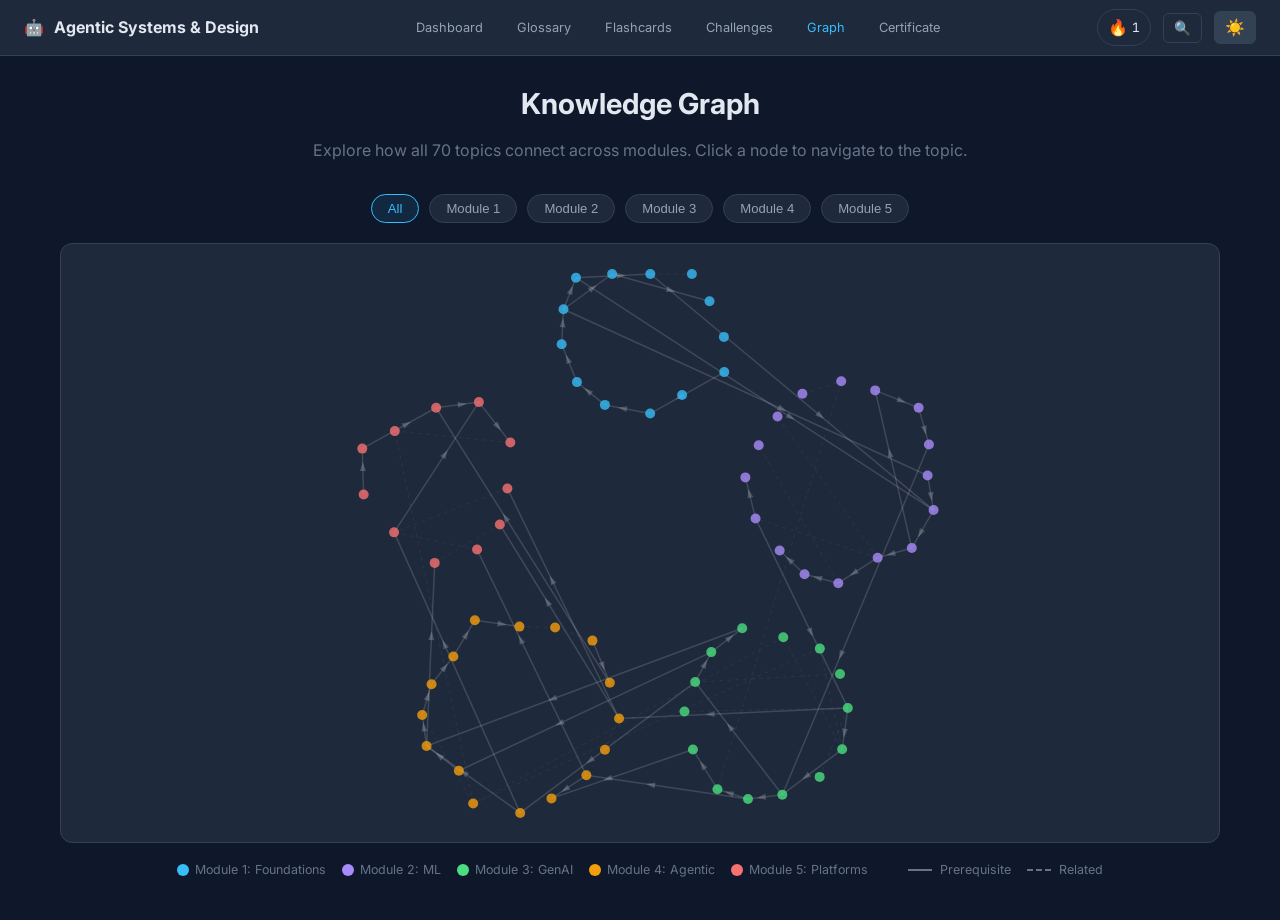
<file: knowledge-graph.html>
<!DOCTYPE html>
<html lang="en" data-theme="dark">
<head>
  <meta charset="UTF-8">
  <link rel="icon" type="image/svg+xml" href="assets/favicon.svg">
  <meta name="viewport" content="width=device-width, initial-scale=1.0">
  <title>Knowledge Graph — Agentic Systems & Design</title>
  <link rel="preconnect" href="https://fonts.googleapis.com">
  <link href="https://fonts.googleapis.com/css2?family=Inter:wght@400;500;600;700;800&family=JetBrains+Mono:wght@400;500;600&display=swap" rel="stylesheet">
  <link rel="stylesheet" href="css/style.css">
  <link rel="stylesheet" href="css/print.css">
  <style>
    .kg-page { max-width: 1200px; margin: 0 auto; padding: 80px 20px 40px; }
    .kg-header { text-align: center; margin-bottom: 30px; }
    .kg-header h1 { font-size: 1.8rem; margin-bottom: 8px; }
    .kg-header p { color: var(--text-muted); }
    .kg-controls { display: flex; gap: 10px; justify-content: center; flex-wrap: wrap; margin-bottom: 20px; }
    .kg-filter-btn {
      padding: 6px 16px; border-radius: 20px; border: 1px solid var(--border);
      background: var(--bg-secondary); color: var(--text-secondary); cursor: pointer;
      font-size: 0.82rem; transition: all 0.2s;
    }
    .kg-filter-btn:hover, .kg-filter-btn.active { border-color: var(--accent); color: var(--accent); background: rgba(56,189,248,0.1); }
    .kg-canvas-wrap {
      position: relative; width: 100%; height: 600px; border: 1px solid var(--border);
      border-radius: 12px; overflow: hidden; background: var(--bg-secondary);
    }
    #kg-canvas { width: 100%; height: 100%; }
    .kg-tooltip {
      position: fixed; background: var(--bg-primary); border: 1px solid var(--accent);
      border-radius: 8px; padding: 10px 14px; font-size: 0.82rem; pointer-events: none;
      display: none; z-index: 100; max-width: 250px; box-shadow: 0 4px 12px rgba(0,0,0,0.3);
    }
    .kg-tooltip .tt-title { font-weight: 700; color: var(--accent); margin-bottom: 4px; }
    .kg-tooltip .tt-module { font-size: 0.72rem; color: var(--text-muted); }
    .kg-legend { display: flex; gap: 16px; justify-content: center; margin-top: 16px; flex-wrap: wrap; }
    .kg-legend-item { display: flex; align-items: center; gap: 6px; font-size: 0.78rem; color: var(--text-muted); }
    .kg-legend-dot { width: 12px; height: 12px; border-radius: 50%; }
  </style>
</head>
<body>
  <nav class="navbar">
    <div class="logo"><span>🤖</span><span>Agentic Systems & Design</span></div>
    <div class="feature-nav">
      <a href="dashboard.html">Dashboard</a>
      <a href="glossary.html">Glossary</a>
      <a href="flashcards.html">Flashcards</a>
      <a href="challenges.html">Challenges</a>
      <a href="knowledge-graph.html" style="color:var(--accent);">Graph</a>
      <a href="certificate.html">Certificate</a>
    </div>
    <div class="nav-controls">
      <button class="theme-toggle" title="Toggle theme">☀️</button>
    </div>
  </nav>

  <div class="kg-page">
    <div class="kg-header">
      <h1>Knowledge Graph</h1>
      <p>Explore how all 70 topics connect across modules. Click a node to navigate to the topic.</p>
    </div>

    <div class="kg-controls">
      <button class="kg-filter-btn active" data-filter="all">All</button>
      <button class="kg-filter-btn" data-filter="m1">Module 1</button>
      <button class="kg-filter-btn" data-filter="m2">Module 2</button>
      <button class="kg-filter-btn" data-filter="m3">Module 3</button>
      <button class="kg-filter-btn" data-filter="m4">Module 4</button>
      <button class="kg-filter-btn" data-filter="m5">Module 5</button>
    </div>

    <div class="kg-canvas-wrap">
      <canvas id="kg-canvas"></canvas>
    </div>
    <div class="kg-tooltip" id="kg-tooltip">
      <div class="tt-title"></div>
      <div class="tt-module"></div>
      <div class="tt-prereqs" style="margin-top:4px;font-size:0.7rem;color:var(--text-secondary);"></div>
    </div>

    <div class="kg-legend">
      <div class="kg-legend-item"><div class="kg-legend-dot" style="background:#38bdf8;"></div>Module 1: Foundations</div>
      <div class="kg-legend-item"><div class="kg-legend-dot" style="background:#a78bfa;"></div>Module 2: ML</div>
      <div class="kg-legend-item"><div class="kg-legend-dot" style="background:#4ade80;"></div>Module 3: GenAI</div>
      <div class="kg-legend-item"><div class="kg-legend-dot" style="background:#f59e0b;"></div>Module 4: Agentic</div>
      <div class="kg-legend-item"><div class="kg-legend-dot" style="background:#f87171;"></div>Module 5: Platforms</div>
      <div class="kg-legend-item" style="margin-left:24px;"><div style="width:24px;height:2px;background:var(--text-muted);margin-right:2px;"></div>Prerequisite</div>
      <div class="kg-legend-item"><div style="width:24px;height:0;border-top:2px dashed var(--text-muted);margin-right:2px;"></div>Related</div>
    </div>
  </div>

  <script>
  const KG = (() => {
    const colors = { m1: '#38bdf8', m2: '#a78bfa', m3: '#4ade80', m4: '#f59e0b', m5: '#f87171' };

    const nodes = [
      // Module 1
      { id: 'm1-1', label: 'AI Landscape', m: 'm1', x: 0, y: 0 },
      { id: 'm1-2', label: 'Python Setup', m: 'm1', x: 0, y: 0 },
      { id: 'm1-3', label: 'Git Basics', m: 'm1', x: 0, y: 0 },
      { id: 'm1-4', label: 'Variables & Types', m: 'm1', x: 0, y: 0 },
      { id: 'm1-5', label: 'Conditionals', m: 'm1', x: 0, y: 0 },
      { id: 'm1-6', label: 'Loops', m: 'm1', x: 0, y: 0 },
      { id: 'm1-7', label: 'Functions', m: 'm1', x: 0, y: 0 },
      { id: 'm1-8', label: 'Data Structures', m: 'm1', x: 0, y: 0 },
      { id: 'm1-9', label: 'NumPy', m: 'm1', x: 0, y: 0 },
      { id: 'm1-10', label: 'JSON', m: 'm1', x: 0, y: 0 },
      { id: 'm1-11', label: 'Pandas', m: 'm1', x: 0, y: 0 },
      { id: 'm1-12', label: 'SQL', m: 'm1', x: 0, y: 0 },
      { id: 'm1-13', label: 'APIs', m: 'm1', x: 0, y: 0 },
      // Module 2
      { id: 'm2-1', label: 'ML Framing', m: 'm2', x: 0, y: 0 },
      { id: 'm2-2', label: 'Data Prep', m: 'm2', x: 0, y: 0 },
      { id: 'm2-3', label: 'Cross-Validation', m: 'm2', x: 0, y: 0 },
      { id: 'm2-4', label: 'Linear Regression', m: 'm2', x: 0, y: 0 },
      { id: 'm2-5', label: 'Logistic Regression', m: 'm2', x: 0, y: 0 },
      { id: 'm2-6', label: 'Decision Trees', m: 'm2', x: 0, y: 0 },
      { id: 'm2-7', label: 'Random Forests', m: 'm2', x: 0, y: 0 },
      { id: 'm2-8', label: 'Gradient Descent', m: 'm2', x: 0, y: 0 },
      { id: 'm2-9', label: 'Regularization', m: 'm2', x: 0, y: 0 },
      { id: 'm2-10', label: 'Classification Metrics', m: 'm2', x: 0, y: 0 },
      { id: 'm2-11', label: 'Regression Metrics', m: 'm2', x: 0, y: 0 },
      { id: 'm2-12', label: 'K-Means', m: 'm2', x: 0, y: 0 },
      { id: 'm2-13', label: 'PCA', m: 'm2', x: 0, y: 0 },
      { id: 'm2-14', label: 'Hyperparameters', m: 'm2', x: 0, y: 0 },
      { id: 'm2-15', label: 'Model Selection', m: 'm2', x: 0, y: 0 },
      { id: 'm2-16', label: 'ML Pipeline', m: 'm2', x: 0, y: 0 },
      // Module 3
      { id: 'm3-1', label: 'LLM Concepts', m: 'm3', x: 0, y: 0 },
      { id: 'm3-2', label: 'Prompt Engineering', m: 'm3', x: 0, y: 0 },
      { id: 'm3-3', label: 'Local Models', m: 'm3', x: 0, y: 0 },
      { id: 'm3-4', label: 'LangChain', m: 'm3', x: 0, y: 0 },
      { id: 'm3-5', label: 'RAG Foundations', m: 'm3', x: 0, y: 0 },
      { id: 'm3-6', label: 'Embeddings', m: 'm3', x: 0, y: 0 },
      { id: 'm3-7', label: 'RAG App', m: 'm3', x: 0, y: 0 },
      { id: 'm3-8', label: 'Multimodal', m: 'm3', x: 0, y: 0 },
      { id: 'm3-9', label: 'Agent Patterns', m: 'm3', x: 0, y: 0 },
      { id: 'm3-10', label: 'Memory & Control', m: 'm3', x: 0, y: 0 },
      { id: 'm3-11', label: 'LangGraph', m: 'm3', x: 0, y: 0 },
      { id: 'm3-12', label: 'Structured Output', m: 'm3', x: 0, y: 0 },
      { id: 'm3-13', label: 'AI Security', m: 'm3', x: 0, y: 0 },
      { id: 'm3-14', label: 'AI-Assisted Coding', m: 'm3', x: 0, y: 0 },
      // Module 4
      { id: 'm4-1', label: 'LLM Internals', m: 'm4', x: 0, y: 0 },
      { id: 'm4-2', label: 'Rate Limits', m: 'm4', x: 0, y: 0 },
      { id: 'm4-3', label: 'Retrieval', m: 'm4', x: 0, y: 0 },
      { id: 'm4-4', label: 'Advanced RAG', m: 'm4', x: 0, y: 0 },
      { id: 'm4-5', label: 'Agent Comms', m: 'm4', x: 0, y: 0 },
      { id: 'm4-6', label: 'Guardrails', m: 'm4', x: 0, y: 0 },
      { id: 'm4-7', label: 'Memory Arch', m: 'm4', x: 0, y: 0 },
      { id: 'm4-8', label: 'Orchestration', m: 'm4', x: 0, y: 0 },
      { id: 'm4-9', label: 'Resilience', m: 'm4', x: 0, y: 0 },
      { id: 'm4-10', label: 'Tracing', m: 'm4', x: 0, y: 0 },
      { id: 'm4-11', label: 'Evaluation', m: 'm4', x: 0, y: 0 },
      { id: 'm4-12', label: 'SLIs/SLOs', m: 'm4', x: 0, y: 0 },
      { id: 'm4-13', label: 'Deployment', m: 'm4', x: 0, y: 0 },
      { id: 'm4-14', label: 'Caching', m: 'm4', x: 0, y: 0 },
      { id: 'm4-15', label: 'Maintenance', m: 'm4', x: 0, y: 0 },
      { id: 'm4-16', label: 'Capstone', m: 'm4', x: 0, y: 0 },
      // Module 5
      { id: 'm5-1', label: 'OpenAI Tools', m: 'm5', x: 0, y: 0 },
      { id: 'm5-2', label: 'Claude Tools', m: 'm5', x: 0, y: 0 },
      { id: 'm5-3', label: 'Bedrock', m: 'm5', x: 0, y: 0 },
      { id: 'm5-4', label: 'MCP', m: 'm5', x: 0, y: 0 },
      { id: 'm5-5', label: 'Multi-Agent FW', m: 'm5', x: 0, y: 0 },
      { id: 'm5-6', label: 'Prompt Mgmt', m: 'm5', x: 0, y: 0 },
      { id: 'm5-7', label: 'CI/CD for AI', m: 'm5', x: 0, y: 0 },
      { id: 'm5-8', label: 'Ethics & Bias', m: 'm5', x: 0, y: 0 },
      { id: 'm5-9', label: 'RAG Capstone', m: 'm5', x: 0, y: 0 },
      { id: 'm5-10', label: 'Agent Capstone', m: 'm5', x: 0, y: 0 },
      { id: 'm5-11', label: 'Support Capstone', m: 'm5', x: 0, y: 0 },
    ];

    // Key cross-topic connections: [from, to, type]
    // type: 'prereq' = prerequisite (solid arrow), 'related' = conceptually related (dotted)
    const edges = [
      // M1 internal flow (prerequisite chain)
      ['m1-2','m1-4','prereq'],['m1-4','m1-5','prereq'],['m1-5','m1-6','prereq'],['m1-6','m1-7','prereq'],['m1-7','m1-8','prereq'],
      ['m1-8','m1-9','prereq'],['m1-8','m1-10','prereq'],['m1-9','m1-11','prereq'],['m1-10','m1-13','prereq'],['m1-11','m1-12','related'],
      // M1 → M2 (prerequisites)
      ['m1-9','m2-2','prereq'],['m1-11','m2-2','prereq'],['m1-8','m2-1','prereq'],
      // M2 internal
      ['m2-1','m2-2','prereq'],['m2-2','m2-3','prereq'],['m2-3','m2-4','prereq'],['m2-4','m2-5','prereq'],['m2-5','m2-6','prereq'],
      ['m2-6','m2-7','prereq'],['m2-4','m2-8','related'],['m2-8','m2-9','prereq'],['m2-5','m2-10','related'],['m2-4','m2-11','related'],
      ['m2-12','m2-13','related'],['m2-3','m2-14','prereq'],['m2-14','m2-15','prereq'],['m2-15','m2-16','prereq'],
      // M2 → M3
      ['m2-8','m3-1','prereq'],['m2-16','m3-4','prereq'],['m2-13','m3-6','related'],
      // M3 internal
      ['m3-1','m3-2','prereq'],['m3-1','m3-3','related'],['m3-2','m3-4','prereq'],['m3-4','m3-5','prereq'],['m3-5','m3-6','prereq'],
      ['m3-6','m3-7','prereq'],['m3-1','m3-8','related'],['m3-4','m3-9','prereq'],['m3-9','m3-10','prereq'],['m3-10','m3-11','prereq'],
      ['m3-2','m3-12','related'],['m3-2','m3-13','related'],['m3-9','m3-14','related'],
      // M3 → M4
      ['m3-1','m4-1','prereq'],['m3-5','m4-3','prereq'],['m3-7','m4-4','prereq'],['m3-9','m4-5','prereq'],['m3-10','m4-7','prereq'],
      ['m3-11','m4-8','prereq'],['m3-12','m4-6','related'],['m3-13','m4-6','related'],
      // M4 internal
      ['m4-1','m4-2','related'],['m4-3','m4-4','prereq'],['m4-5','m4-8','prereq'],['m4-6','m4-9','related'],['m4-7','m4-8','prereq'],
      ['m4-8','m4-9','prereq'],['m4-9','m4-10','prereq'],['m4-10','m4-11','prereq'],['m4-11','m4-12','prereq'],['m4-12','m4-13','prereq'],
      ['m4-13','m4-14','related'],['m4-14','m4-15','related'],['m4-15','m4-16','prereq'],
      // M4 → M5
      ['m4-5','m5-5','prereq'],['m4-1','m5-1','prereq'],['m4-1','m5-2','prereq'],['m4-3','m5-3','prereq'],['m4-8','m5-4','prereq'],
      ['m4-6','m5-8','related'],['m4-16','m5-9','prereq'],
      // M5 internal
      ['m5-1','m5-5','related'],['m5-2','m5-4','related'],['m5-3','m5-5','related'],['m5-5','m5-10','prereq'],['m5-6','m5-7','prereq'],
      ['m5-7','m5-9','prereq'],['m5-8','m5-11','related'],['m5-9','m5-10','prereq'],['m5-10','m5-11','prereq'],
    ];

    const cvs = document.getElementById('kg-canvas');
    const ctx = cvs.getContext('2d');
    const tooltip = document.getElementById('kg-tooltip');
    let W, H, activeFilter = 'all', hoveredNode = null, animId = null;

    function resize() {
      const rect = cvs.parentElement.getBoundingClientRect();
      W = rect.width; H = rect.height;
      cvs.width = W * devicePixelRatio; cvs.height = H * devicePixelRatio;
      cvs.style.width = W + 'px'; cvs.style.height = H + 'px';
      ctx.setTransform(devicePixelRatio, 0, 0, devicePixelRatio, 0, 0);
    }

    function initPositions() {
      const cx = W / 2, cy = H / 2;
      const moduleGroups = { m1: [], m2: [], m3: [], m4: [], m5: [] };
      nodes.forEach(n => moduleGroups[n.m].push(n));

      const moduleAngles = { m1: -Math.PI/2, m2: -Math.PI/2 + 2*Math.PI/5, m3: -Math.PI/2 + 4*Math.PI/5, m4: -Math.PI/2 + 6*Math.PI/5, m5: -Math.PI/2 + 8*Math.PI/5 };
      const R = Math.min(W, H) * 0.35;

      Object.entries(moduleGroups).forEach(([m, group]) => {
        const angle = moduleAngles[m];
        const gcx = cx + R * Math.cos(angle);
        const gcy = cy + R * Math.sin(angle);
        group.forEach((n, i) => {
          const a = (i / group.length) * Math.PI * 2;
          const r = 30 + group.length * 4;
          n.x = gcx + r * Math.cos(a) + (Math.random() - 0.5) * 20;
          n.y = gcy + r * Math.sin(a) + (Math.random() - 0.5) * 20;
          n.vx = 0; n.vy = 0;
        });
      });
    }

    function simulate() {
      // Simple force simulation
      const k = 0.001, repulse = 800, damping = 0.9;
      // Repulsion
      for (let i = 0; i < nodes.length; i++) {
        for (let j = i + 1; j < nodes.length; j++) {
          const dx = nodes[j].x - nodes[i].x, dy = nodes[j].y - nodes[i].y;
          const dist = Math.max(1, Math.sqrt(dx * dx + dy * dy));
          const f = repulse / (dist * dist);
          nodes[i].vx -= f * dx / dist; nodes[i].vy -= f * dy / dist;
          nodes[j].vx += f * dx / dist; nodes[j].vy += f * dy / dist;
        }
      }
      // Attraction along edges
      edges.forEach(([a, b, type]) => {
        const na = nodes.find(n => n.id === a.replace('topic', '')), nb = nodes.find(n => n.id === b.replace('topic', ''));
        if (!na || !nb) return;
        const dx = nb.x - na.x, dy = nb.y - na.y, dist = Math.sqrt(dx * dx + dy * dy);
        const strength = type === 'prereq' ? k * 1.5 : k;
        const f = dist * strength;
        na.vx += f * dx / dist; na.vy += f * dy / dist;
        nb.vx -= f * dx / dist; nb.vy -= f * dy / dist;
      });
      // Center gravity
      nodes.forEach(n => {
        n.vx += (W / 2 - n.x) * 0.0003;
        n.vy += (H / 2 - n.y) * 0.0003;
        n.vx *= damping; n.vy *= damping;
        n.x += n.vx; n.y += n.vy;
        n.x = Math.max(30, Math.min(W - 30, n.x));
        n.y = Math.max(30, Math.min(H - 30, n.y));
      });
    }

    function draw() {
      const dk = document.documentElement.getAttribute('data-theme') !== 'light';
      ctx.clearRect(0, 0, W, H);

      // Edges
      edges.forEach(([a, b, type]) => {
        const na = nodes.find(n => n.id === a), nb = nodes.find(n => n.id === b);
        if (!na || !nb) return;
        if (activeFilter !== 'all' && na.m !== activeFilter && nb.m !== activeFilter) return;
        const isHovered = hoveredNode && (hoveredNode.id === a || hoveredNode.id === b);
        const isPrereq = type === 'prereq';

        ctx.beginPath();
        if (!isPrereq) { ctx.setLineDash([4, 4]); } else { ctx.setLineDash([]); }
        ctx.moveTo(na.x, na.y); ctx.lineTo(nb.x, nb.y);
        ctx.strokeStyle = isHovered ? 'rgba(56,189,248,0.5)' :
          isPrereq ? (dk ? 'rgba(255,255,255,0.15)' : 'rgba(0,0,0,0.15)') :
          (dk ? 'rgba(255,255,255,0.06)' : 'rgba(0,0,0,0.06)');
        ctx.lineWidth = isPrereq ? 1.5 : 1; ctx.stroke();
        ctx.setLineDash([]);

        // Arrowhead for prerequisites
        if (isPrereq) {
          const dx = nb.x - na.x, dy = nb.y - na.y;
          const dist = Math.sqrt(dx * dx + dy * dy);
          if (dist < 1) return;
          const mx = na.x + dx * 0.6, my = na.y + dy * 0.6;
          const angle = Math.atan2(dy, dx);
          const sz = 5;
          ctx.beginPath();
          ctx.moveTo(mx + sz * Math.cos(angle), my + sz * Math.sin(angle));
          ctx.lineTo(mx + sz * Math.cos(angle + 2.5), my + sz * Math.sin(angle + 2.5));
          ctx.lineTo(mx + sz * Math.cos(angle - 2.5), my + sz * Math.sin(angle - 2.5));
          ctx.closePath();
          ctx.fillStyle = isHovered ? 'rgba(56,189,248,0.5)' : (dk ? 'rgba(255,255,255,0.2)' : 'rgba(0,0,0,0.2)');
          ctx.fill();
        }
      });

      // Nodes
      nodes.forEach(n => {
        if (activeFilter !== 'all' && n.m !== activeFilter) { return; }
        const isHovered = hoveredNode === n;
        const r = isHovered ? 8 : 5;
        ctx.beginPath(); ctx.arc(n.x, n.y, r, 0, Math.PI * 2);
        ctx.fillStyle = colors[n.m]; ctx.globalAlpha = isHovered ? 1 : 0.8;
        ctx.fill(); ctx.globalAlpha = 1;

        if (isHovered || activeFilter !== 'all') {
          ctx.font = `${isHovered ? '600' : '400'} 11px Inter, sans-serif`;
          ctx.fillStyle = dk ? '#e2e8f0' : '#1e293b';
          ctx.fillText(n.label, n.x + r + 4, n.y + 4);
        }
      });
    }

    function loop() {
      simulate(); draw();
      animId = requestAnimationFrame(loop);
    }

    function getNodeAt(mx, my) {
      return nodes.find(n => {
        if (activeFilter !== 'all' && n.m !== activeFilter) return false;
        return Math.hypot(n.x - mx, n.y - my) < 12;
      });
    }

    function init() {
      resize(); initPositions();

      cvs.addEventListener('mousemove', e => {
        const rect = cvs.getBoundingClientRect();
        const mx = e.clientX - rect.left, my = e.clientY - rect.top;
        const node = getNodeAt(mx, my);
        hoveredNode = node;
        cvs.style.cursor = node ? 'pointer' : 'default';
        if (node) {
          tooltip.style.display = 'block';
          tooltip.style.left = (e.clientX + 14) + 'px';
          tooltip.style.top = (e.clientY + 14) + 'px';
          tooltip.querySelector('.tt-title').textContent = node.label;
          const mNames = { m1: 'Module 1: Foundations', m2: 'Module 2: ML', m3: 'Module 3: GenAI', m4: 'Module 4: Agentic', m5: 'Module 5: Platforms' };
          tooltip.querySelector('.tt-module').textContent = mNames[node.m];
          const prereqs = edges.filter(([a, b, t]) => b === node.id && t === 'prereq').map(([a]) => nodes.find(n => n.id === a)?.label).filter(Boolean);
          tooltip.querySelector('.tt-prereqs').textContent = prereqs.length ? 'Requires: ' + prereqs.join(', ') : '';
        } else {
          tooltip.style.display = 'none';
        }
      });

      cvs.addEventListener('click', e => {
        const rect = cvs.getBoundingClientRect();
        const node = getNodeAt(e.clientX - rect.left, e.clientY - rect.top);
        if (node) {
          const topicNum = node.id.split('-')[1];
          const moduleFile = `module${node.m.replace('m','')}.html`;
          window.location.href = `${moduleFile}#${node.m}-topic${topicNum}`;
        }
      });

      document.querySelectorAll('.kg-filter-btn').forEach(btn => {
        btn.addEventListener('click', () => {
          document.querySelector('.kg-filter-btn.active').classList.remove('active');
          btn.classList.add('active');
          activeFilter = btn.dataset.filter;
        });
      });

      window.addEventListener('resize', () => { resize(); initPositions(); });
      loop();
    }

    return { init };
  })();

  document.addEventListener('DOMContentLoaded', () => KG.init());
  </script>
  <script src="js/nav.js"></script>
  <script src="js/features.js"></script>
</body>
</html>
</file>
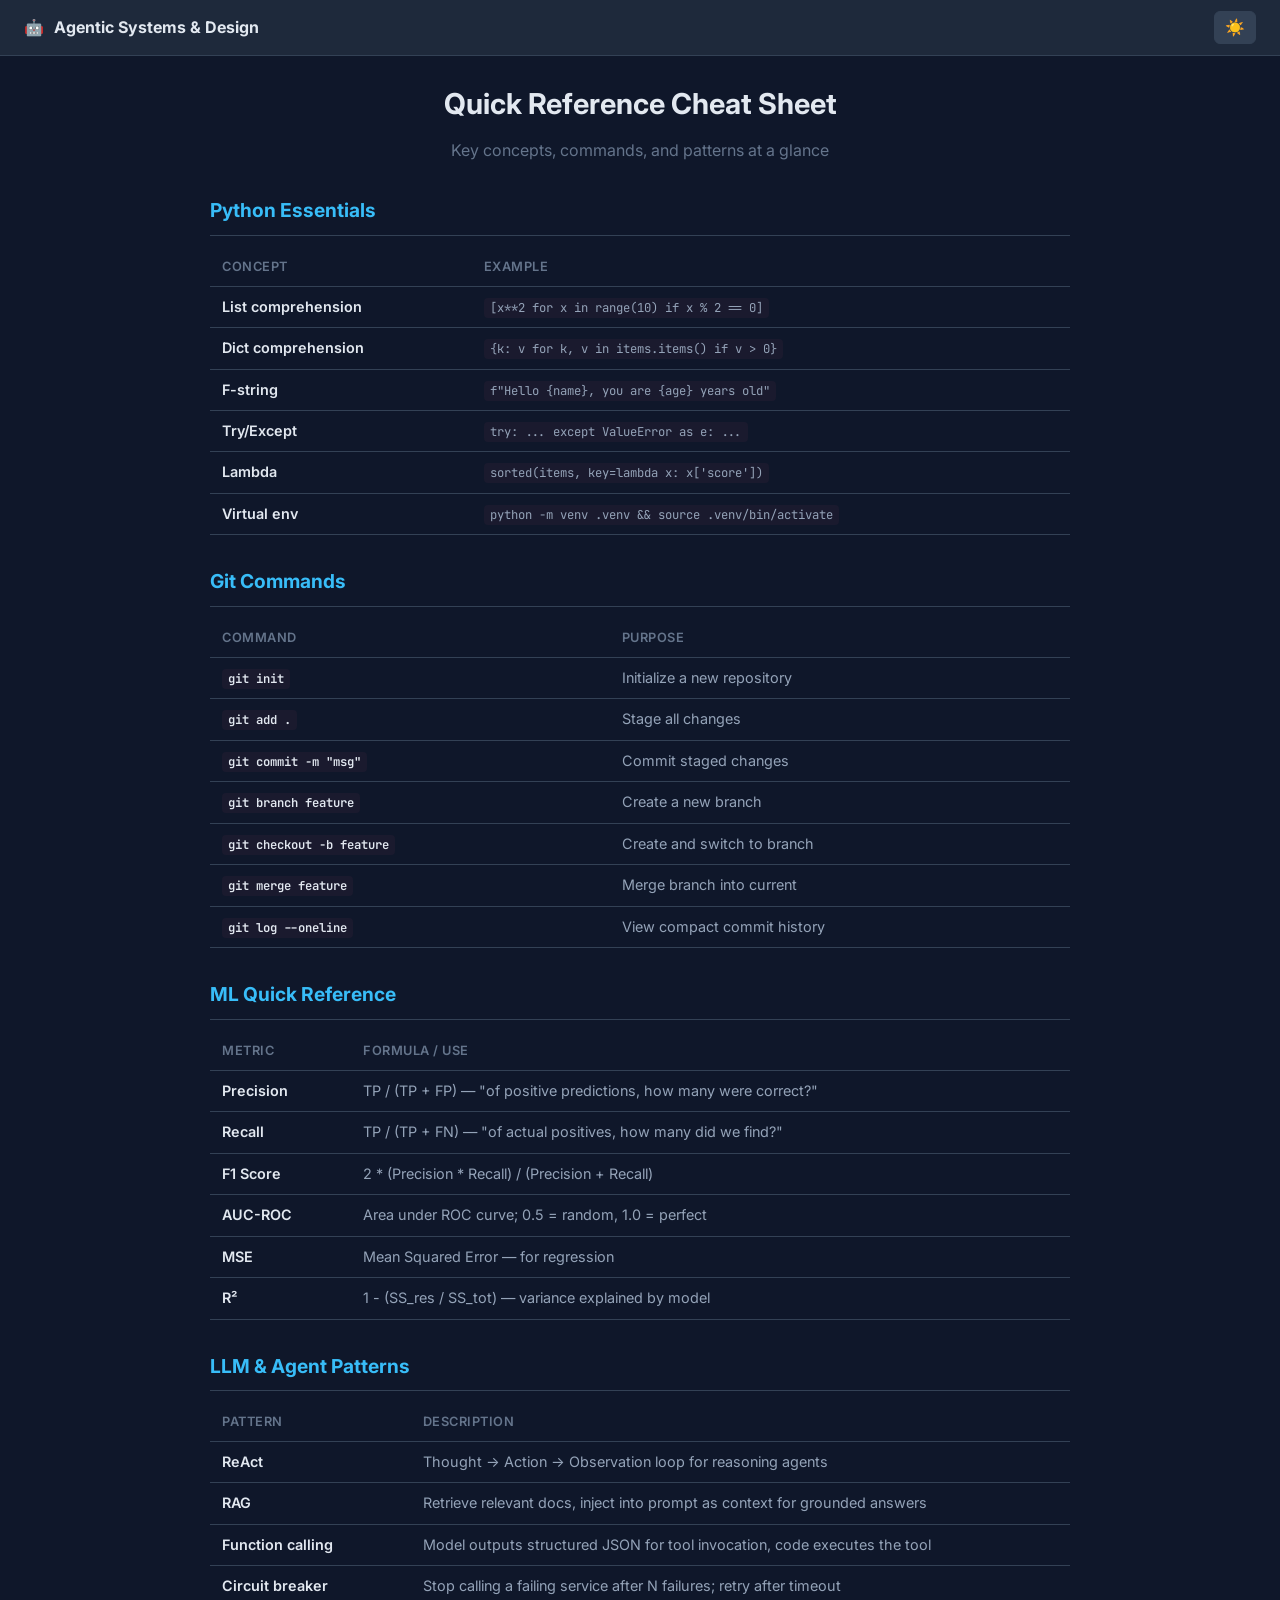
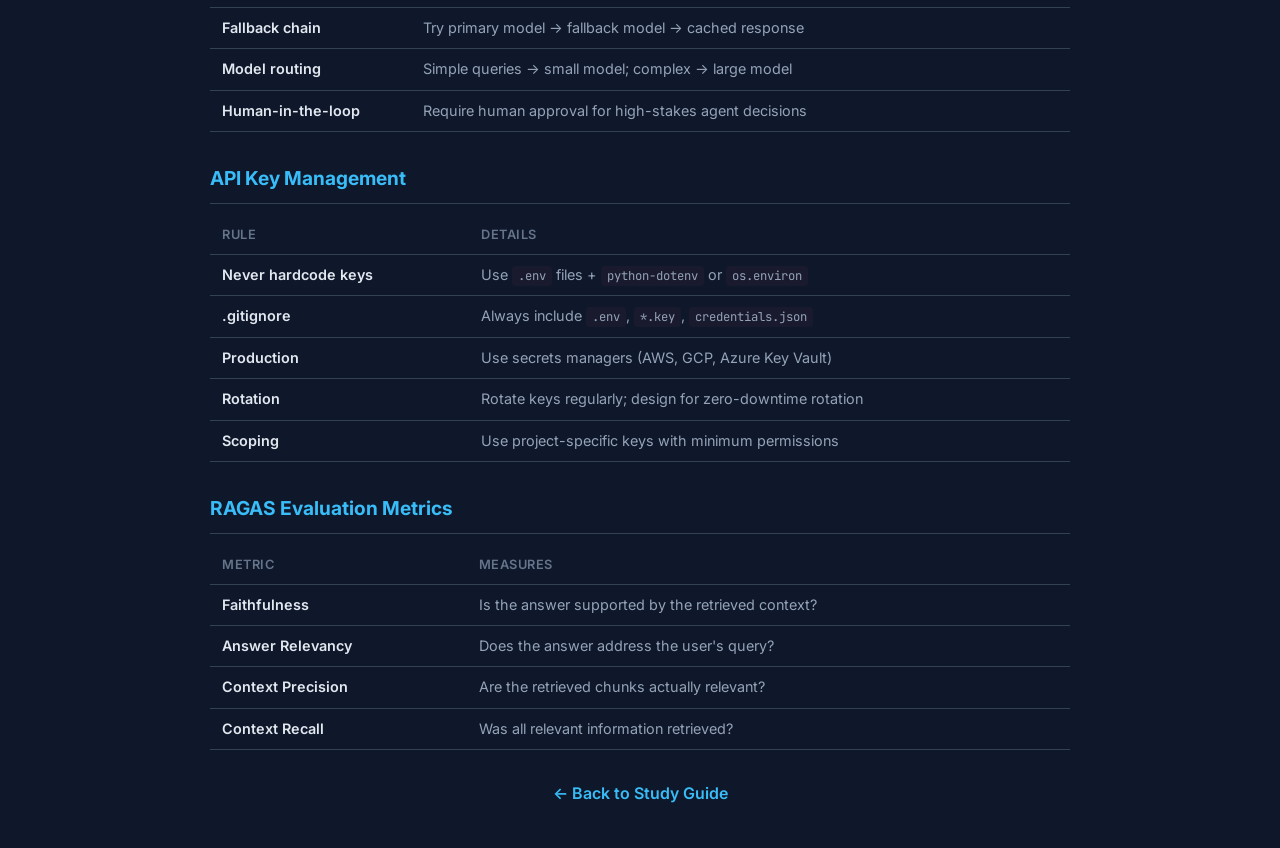
<file: docs/quick-reference.html>
<!DOCTYPE html>
<html lang="en" data-theme="dark">
<head>
  <meta charset="UTF-8">
  <link rel="icon" type="image/svg+xml" href="../assets/favicon.svg">
  <meta name="viewport" content="width=device-width, initial-scale=1.0">
  <title>Quick Reference — Agentic Systems & Design</title>
  <link rel="preconnect" href="https://fonts.googleapis.com">
  <link href="https://fonts.googleapis.com/css2?family=Inter:wght@400;500;600;700;800&family=JetBrains+Mono:wght@400;500;600&display=swap" rel="stylesheet">
  <link rel="stylesheet" href="../css/style.css">
  <link rel="stylesheet" href="../css/print.css">
  <style>
    .ref-body { max-width: 900px; margin: 0 auto; padding: 80px 20px 40px; }
    .ref-header { text-align: center; margin-bottom: 30px; }
    .ref-header h1 { font-size: 1.8rem; margin-bottom: 8px; }
    .ref-header p { color: var(--text-muted); }
    .ref-section { margin-bottom: 30px; }
    .ref-section h2 { font-size: 1.2rem; font-weight: 700; margin-bottom: 12px; color: var(--accent); border-bottom: 1px solid var(--border); padding-bottom: 8px; }
    .ref-table { width: 100%; border-collapse: collapse; }
    .ref-table th, .ref-table td { text-align: left; padding: 8px 12px; border-bottom: 1px solid var(--border); font-size: 0.9rem; }
    .ref-table th { color: var(--text-muted); font-weight: 600; font-size: 0.8rem; text-transform: uppercase; letter-spacing: 0.5px; }
    .ref-table td:first-child { font-weight: 600; color: var(--text-primary); white-space: nowrap; }
    .ref-table td:last-child { color: var(--text-secondary); }
    code { background: var(--bg-code); padding: 2px 6px; border-radius: 4px; font-family: 'JetBrains Mono', monospace; font-size: 0.85em; }
    .back-link { text-align: center; margin-top: 30px; }
    .back-link a { color: var(--accent); text-decoration: none; font-weight: 600; }
    @media print { .navbar { display: none !important; } .ref-body { padding-top: 20px; } }
  </style>
</head>
<body>
  <nav class="navbar">
    <div class="logo"><span>🤖</span><a href="../index.html" style="text-decoration:none;color:inherit;">Agentic Systems & Design</a></div>
    <div class="nav-controls"><button class="theme-toggle" title="Toggle theme">☀️</button></div>
  </nav>

  <div class="ref-body">
    <div class="ref-header">
      <h1>Quick Reference Cheat Sheet</h1>
      <p>Key concepts, commands, and patterns at a glance</p>
    </div>

    <div class="ref-section">
      <h2>Python Essentials</h2>
      <table class="ref-table">
        <tr><th>Concept</th><th>Example</th></tr>
        <tr><td>List comprehension</td><td><code>[x**2 for x in range(10) if x % 2 == 0]</code></td></tr>
        <tr><td>Dict comprehension</td><td><code>{k: v for k, v in items.items() if v > 0}</code></td></tr>
        <tr><td>F-string</td><td><code>f"Hello {name}, you are {age} years old"</code></td></tr>
        <tr><td>Try/Except</td><td><code>try: ... except ValueError as e: ...</code></td></tr>
        <tr><td>Lambda</td><td><code>sorted(items, key=lambda x: x['score'])</code></td></tr>
        <tr><td>Virtual env</td><td><code>python -m venv .venv && source .venv/bin/activate</code></td></tr>
      </table>
    </div>

    <div class="ref-section">
      <h2>Git Commands</h2>
      <table class="ref-table">
        <tr><th>Command</th><th>Purpose</th></tr>
        <tr><td><code>git init</code></td><td>Initialize a new repository</td></tr>
        <tr><td><code>git add .</code></td><td>Stage all changes</td></tr>
        <tr><td><code>git commit -m "msg"</code></td><td>Commit staged changes</td></tr>
        <tr><td><code>git branch feature</code></td><td>Create a new branch</td></tr>
        <tr><td><code>git checkout -b feature</code></td><td>Create and switch to branch</td></tr>
        <tr><td><code>git merge feature</code></td><td>Merge branch into current</td></tr>
        <tr><td><code>git log --oneline</code></td><td>View compact commit history</td></tr>
      </table>
    </div>

    <div class="ref-section">
      <h2>ML Quick Reference</h2>
      <table class="ref-table">
        <tr><th>Metric</th><th>Formula / Use</th></tr>
        <tr><td>Precision</td><td>TP / (TP + FP) — "of positive predictions, how many were correct?"</td></tr>
        <tr><td>Recall</td><td>TP / (TP + FN) — "of actual positives, how many did we find?"</td></tr>
        <tr><td>F1 Score</td><td>2 * (Precision * Recall) / (Precision + Recall)</td></tr>
        <tr><td>AUC-ROC</td><td>Area under ROC curve; 0.5 = random, 1.0 = perfect</td></tr>
        <tr><td>MSE</td><td>Mean Squared Error — for regression</td></tr>
        <tr><td>R²</td><td>1 - (SS_res / SS_tot) — variance explained by model</td></tr>
      </table>
    </div>

    <div class="ref-section">
      <h2>LLM & Agent Patterns</h2>
      <table class="ref-table">
        <tr><th>Pattern</th><th>Description</th></tr>
        <tr><td>ReAct</td><td>Thought → Action → Observation loop for reasoning agents</td></tr>
        <tr><td>RAG</td><td>Retrieve relevant docs, inject into prompt as context for grounded answers</td></tr>
        <tr><td>Function calling</td><td>Model outputs structured JSON for tool invocation, code executes the tool</td></tr>
        <tr><td>Circuit breaker</td><td>Stop calling a failing service after N failures; retry after timeout</td></tr>
        <tr><td>Fallback chain</td><td>Try primary model → fallback model → cached response</td></tr>
        <tr><td>Model routing</td><td>Simple queries → small model; complex → large model</td></tr>
        <tr><td>Human-in-the-loop</td><td>Require human approval for high-stakes agent decisions</td></tr>
      </table>
    </div>

    <div class="ref-section">
      <h2>API Key Management</h2>
      <table class="ref-table">
        <tr><th>Rule</th><th>Details</th></tr>
        <tr><td>Never hardcode keys</td><td>Use <code>.env</code> files + <code>python-dotenv</code> or <code>os.environ</code></td></tr>
        <tr><td>.gitignore</td><td>Always include <code>.env</code>, <code>*.key</code>, <code>credentials.json</code></td></tr>
        <tr><td>Production</td><td>Use secrets managers (AWS, GCP, Azure Key Vault)</td></tr>
        <tr><td>Rotation</td><td>Rotate keys regularly; design for zero-downtime rotation</td></tr>
        <tr><td>Scoping</td><td>Use project-specific keys with minimum permissions</td></tr>
      </table>
    </div>

    <div class="ref-section">
      <h2>RAGAS Evaluation Metrics</h2>
      <table class="ref-table">
        <tr><th>Metric</th><th>Measures</th></tr>
        <tr><td>Faithfulness</td><td>Is the answer supported by the retrieved context?</td></tr>
        <tr><td>Answer Relevancy</td><td>Does the answer address the user's query?</td></tr>
        <tr><td>Context Precision</td><td>Are the retrieved chunks actually relevant?</td></tr>
        <tr><td>Context Recall</td><td>Was all relevant information retrieved?</td></tr>
      </table>
    </div>

    <div class="back-link">
      <a href="../index.html">← Back to Study Guide</a>
    </div>
  </div>

  <script src="../js/nav.js"></script>
</body>
</html>
</file>
<file: css/style.css>
/* ============================================
   Agentic Systems Certification - Study Guide
   Theme: Dark-mode first, Sky Blue accent
   ============================================ */

:root {
  --bg-primary: #0f172a;
  --bg-secondary: #1e293b;
  --bg-tertiary: #334155;
  --bg-code: #1a1a2e;
  --text-primary: #e2e8f0;
  --text-secondary: #94a3b8;
  --text-muted: #64748b;
  --accent: #38bdf8;
  --accent-hover: #7dd3fc;
  --success: #4ade80;
  --warning: #fbbf24;
  --error: #f87171;
  --border: #334155;
  --shadow: 0 4px 6px -1px rgba(0,0,0,0.3);
  --radius: 8px;
  --font-sans: 'Inter', -apple-system, BlinkMacSystemFont, 'Segoe UI', sans-serif;
  --font-mono: 'JetBrains Mono', 'Fira Code', 'Cascadia Code', monospace;
  --sidebar-width: 300px;
  --transition: 0.2s ease;
}

[data-theme="light"] {
  --bg-primary: #f8fafc;
  --bg-secondary: #ffffff;
  --bg-tertiary: #e2e8f0;
  --bg-code: #f1f5f9;
  --text-primary: #1e293b;
  --text-secondary: #475569;
  --text-muted: #94a3b8;
  --accent: #0284c7;
  --accent-hover: #0369a1;
  --success: #16a34a;
  --warning: #d97706;
  --error: #dc2626;
  --border: #cbd5e1;
  --shadow: 0 4px 6px -1px rgba(0,0,0,0.1);
}

/* Reset */
*, *::before, *::after { box-sizing: border-box; margin: 0; padding: 0; }

html { scroll-behavior: smooth; font-size: 16px; }

body {
  font-family: var(--font-sans);
  background: var(--bg-primary);
  color: var(--text-primary);
  line-height: 1.7;
  min-height: 100vh;
  -webkit-font-smoothing: antialiased;
}

a { color: var(--accent); text-decoration: none; transition: color var(--transition); }
a:hover { color: var(--accent-hover); }

code, pre { font-family: var(--font-mono); }
code { background: var(--bg-code); padding: 2px 6px; border-radius: 4px; font-size: 0.9em; }

img { max-width: 100%; }

/* ============================================
   Landing Page
   ============================================ */

.landing-hero {
  text-align: center;
  padding: 40px 20px 16px;
  max-width: 900px;
  margin: 0 auto;
}

.landing-hero h1 {
  font-size: 2.8rem;
  font-weight: 800;
  background: linear-gradient(135deg, var(--accent), #a78bfa);
  -webkit-background-clip: text;
  -webkit-text-fill-color: transparent;
  background-clip: text;
  margin-bottom: 16px;
  line-height: 1.2;
}

.landing-hero .subtitle {
  font-size: 1.1rem;
  color: var(--text-secondary);
  max-width: 600px;
  margin: 0 auto 16px;
}

.roadmap-visual {
  display: flex;
  align-items: center;
  justify-content: center;
  gap: 6px;
  margin: 16px auto;
  max-width: 1000px;
  flex-wrap: nowrap;
  padding: 0 16px;
}

.roadmap-step {
  display: flex;
  align-items: center;
  gap: 8px;
}

.roadmap-dot {
  width: 36px;
  height: 36px;
  border-radius: 50%;
  display: flex;
  align-items: center;
  justify-content: center;
  font-weight: 700;
  font-size: 0.85rem;
  flex-shrink: 0;
}

.roadmap-dot.m1 { background: #38bdf8; color: #0f172a; }
.roadmap-dot.m2 { background: #a78bfa; color: #0f172a; }
.roadmap-dot.m3 { background: #fb923c; color: #0f172a; }
.roadmap-dot.m4 { background: #4ade80; color: #0f172a; }
.roadmap-dot.m5 { background: #f87171; color: #0f172a; }

.roadmap-arrow {
  color: var(--text-muted);
  font-size: 1.2rem;
}

.roadmap-label {
  font-size: 0.8rem;
  color: var(--text-secondary);
  max-width: 110px;
}

/* Module Cards Grid */
.modules-grid {
  display: grid;
  grid-template-columns: repeat(auto-fit, minmax(280px, 1fr));
  gap: 24px;
  max-width: 1200px;
  margin: 0 auto;
  padding: 20px;
}

.module-card {
  background: var(--bg-secondary);
  border: 1px solid var(--border);
  border-radius: 12px;
  padding: 28px;
  transition: transform var(--transition), box-shadow var(--transition);
  cursor: pointer;
  position: relative;
  overflow: hidden;
}

.module-card:hover {
  transform: translateY(-4px);
  box-shadow: var(--shadow);
}

.module-card::before {
  content: '';
  position: absolute;
  top: 0;
  left: 0;
  right: 0;
  height: 4px;
}

.module-card.m1::before { background: #38bdf8; }
.module-card.m2::before { background: #a78bfa; }
.module-card.m3::before { background: #fb923c; }
.module-card.m4::before { background: #4ade80; }
.module-card.m5::before { background: #f87171; }

.module-card .module-num {
  font-size: 0.8rem;
  font-weight: 700;
  text-transform: uppercase;
  letter-spacing: 1.5px;
  margin-bottom: 8px;
}

.module-card.m1 .module-num { color: #38bdf8; }
.module-card.m2 .module-num { color: #a78bfa; }
.module-card.m3 .module-num { color: #fb923c; }
.module-card.m4 .module-num { color: #4ade80; }
.module-card.m5 .module-num { color: #f87171; }

.module-card h2 {
  font-size: 1.3rem;
  font-weight: 700;
  margin-bottom: 12px;
}

.module-card p {
  color: var(--text-secondary);
  font-size: 0.95rem;
  margin-bottom: 16px;
}

.module-card .topic-count {
  font-size: 0.85rem;
  color: var(--text-muted);
  margin-bottom: 12px;
}

.progress-bar {
  height: 6px;
  background: var(--bg-tertiary);
  border-radius: 3px;
  overflow: hidden;
}

.progress-bar .fill {
  height: 100%;
  border-radius: 3px;
  transition: width 0.5s ease;
  width: 0%;
}

.module-card.m1 .progress-bar .fill { background: #38bdf8; }
.module-card.m2 .progress-bar .fill { background: #a78bfa; }
.module-card.m3 .progress-bar .fill { background: #fb923c; }
.module-card.m4 .progress-bar .fill { background: #4ade80; }
.module-card.m5 .progress-bar .fill { background: #f87171; }

.progress-text {
  font-size: 0.8rem;
  color: var(--text-muted);
  margin-top: 6px;
  text-align: right;
}

/* ============================================
   Navbar
   ============================================ */

.navbar {
  position: fixed;
  top: 0;
  left: 0;
  right: 0;
  height: 56px;
  background: var(--bg-secondary);
  border-bottom: 1px solid var(--border);
  display: flex;
  align-items: center;
  justify-content: space-between;
  padding: 0 24px;
  z-index: 1000;
  backdrop-filter: blur(8px);
}

.navbar .logo {
  font-weight: 700;
  font-size: 1rem;
  color: var(--text-primary);
  display: flex;
  align-items: center;
  gap: 10px;
}

.navbar .logo a { color: inherit; }

.navbar .nav-controls {
  display: flex;
  align-items: center;
  gap: 12px;
}

.theme-toggle {
  background: var(--bg-tertiary);
  border: 1px solid var(--border);
  color: var(--text-primary);
  padding: 6px 10px;
  border-radius: 6px;
  cursor: pointer;
  font-size: 1rem;
  transition: background var(--transition);
}

.theme-toggle:hover { background: var(--border); }

/* ============================================
   Module Page Layout
   ============================================ */

.page-wrapper {
  display: flex;
  padding-top: 56px;
  min-height: 100vh;
}

/* Sidebar */
.sidebar {
  width: var(--sidebar-width);
  height: calc(100vh - 56px);
  position: fixed;
  top: 56px;
  left: 0;
  background: var(--bg-secondary);
  border-right: 1px solid var(--border);
  overflow-y: auto;
  padding: 20px 0;
  transition: transform 0.3s ease;
  z-index: 500;
}

.sidebar-header {
  padding: 0 20px 16px;
  border-bottom: 1px solid var(--border);
  margin-bottom: 12px;
}

.sidebar-header h3 {
  font-size: 0.95rem;
  font-weight: 700;
  margin-bottom: 8px;
}

.sidebar-progress {
  font-size: 0.8rem;
  color: var(--text-muted);
  margin-bottom: 8px;
}

.sidebar .topic-list {
  list-style: none;
}

.sidebar .topic-list li a {
  display: flex;
  align-items: center;
  gap: 10px;
  padding: 10px 20px;
  color: var(--text-secondary);
  font-size: 0.88rem;
  transition: all var(--transition);
  border-left: 3px solid transparent;
}

.sidebar .topic-list li a:hover {
  background: var(--bg-tertiary);
  color: var(--text-primary);
}

.sidebar .topic-list li a.active {
  background: rgba(56, 189, 248, 0.1);
  color: var(--accent);
  border-left-color: var(--accent);
  font-weight: 600;
}

.sidebar .topic-list li a .check {
  width: 18px;
  height: 18px;
  border-radius: 50%;
  border: 2px solid var(--border);
  display: flex;
  align-items: center;
  justify-content: center;
  flex-shrink: 0;
  font-size: 0.7rem;
}

.sidebar .topic-list li a .check.done {
  background: var(--success);
  border-color: var(--success);
  color: #0f172a;
}

/* Mobile sidebar toggle */
.sidebar-toggle {
  display: none;
  position: fixed;
  bottom: 20px;
  left: 20px;
  width: 48px;
  height: 48px;
  border-radius: 50%;
  background: var(--accent);
  color: #0f172a;
  border: none;
  font-size: 1.3rem;
  cursor: pointer;
  z-index: 600;
  box-shadow: 0 4px 12px rgba(56,189,248,0.4);
}

/* Main Content */
.main-content {
  flex: 1;
  margin-left: var(--sidebar-width);
  padding: 40px;
  max-width: 900px;
}

/* ============================================
   Topic Sections
   ============================================ */

.topic-section {
  margin-bottom: 80px;
  scroll-margin-top: 80px;
}

.topic-header {
  margin-bottom: 24px;
}

.topic-header h2 {
  font-size: 1.8rem;
  font-weight: 800;
  margin-bottom: 8px;
}

.topic-meta {
  display: flex;
  gap: 16px;
  font-size: 0.85rem;
  color: var(--text-muted);
}

.topic-meta span {
  display: flex;
  align-items: center;
  gap: 4px;
}

/* Why This Matters box */
.why-box {
  background: linear-gradient(135deg, rgba(56,189,248,0.1), rgba(167,139,250,0.1));
  border-left: 4px solid var(--accent);
  border-radius: 0 var(--radius) var(--radius) 0;
  padding: 16px 20px;
  margin-bottom: 24px;
}

.why-box .label {
  font-size: 0.8rem;
  font-weight: 700;
  text-transform: uppercase;
  letter-spacing: 1px;
  color: var(--accent);
  margin-bottom: 6px;
}

.why-box p {
  color: var(--text-secondary);
  font-size: 0.95rem;
}

/* Content text */
.content-text {
  margin-bottom: 24px;
}

.content-text h3 {
  font-size: 1.25rem;
  font-weight: 700;
  margin: 28px 0 12px;
  color: var(--text-primary);
}

.content-text h4 {
  font-size: 1.05rem;
  font-weight: 600;
  margin: 20px 0 8px;
  color: var(--text-primary);
}

.content-text p {
  margin-bottom: 14px;
  color: var(--text-secondary);
}

.content-text ul, .content-text ol {
  margin: 0 0 14px 24px;
  color: var(--text-secondary);
}

.content-text li { margin-bottom: 6px; }

.content-text strong { color: var(--text-primary); }

/* ============================================
   Code Editor
   ============================================ */

.code-editor-wrapper {
  background: var(--bg-code);
  border: 1px solid var(--border);
  border-radius: var(--radius);
  margin: 20px 0;
  overflow: hidden;
}

.code-editor-header {
  display: flex;
  align-items: center;
  justify-content: space-between;
  padding: 8px 16px;
  background: rgba(0,0,0,0.2);
  border-bottom: 1px solid var(--border);
}

.code-editor-header .filename {
  font-family: var(--font-mono);
  font-size: 0.8rem;
  color: var(--text-muted);
}

.code-editor-header .actions {
  display: flex;
  gap: 8px;
}

.code-editor-header .actions button {
  padding: 4px 12px;
  border-radius: 4px;
  border: 1px solid var(--border);
  background: var(--bg-tertiary);
  color: var(--text-primary);
  font-size: 0.8rem;
  cursor: pointer;
  font-family: var(--font-sans);
  transition: all var(--transition);
}

.code-editor-header .actions button:hover {
  background: var(--border);
}

.code-editor-header .actions .run-btn {
  background: var(--success);
  color: #0f172a;
  border-color: var(--success);
  font-weight: 600;
}

.code-editor-header .actions .run-btn:hover {
  background: #22c55e;
}

.code-editor-header .actions .run-btn:disabled {
  opacity: 0.6;
  cursor: not-allowed;
}

.code-textarea {
  width: 100%;
  min-height: 150px;
  padding: 16px;
  background: transparent;
  color: var(--text-primary);
  font-family: var(--font-mono);
  font-size: 0.9rem;
  line-height: 1.6;
  border: none;
  outline: none;
  resize: vertical;
  tab-size: 4;
}

.code-output {
  border-top: 1px solid var(--border);
  padding: 12px 16px;
  font-family: var(--font-mono);
  font-size: 0.85rem;
  line-height: 1.5;
  min-height: 40px;
  max-height: 300px;
  overflow-y: auto;
  background: rgba(0,0,0,0.15);
}

.code-output .output-label {
  font-size: 0.75rem;
  color: var(--text-muted);
  margin-bottom: 4px;
  text-transform: uppercase;
  letter-spacing: 1px;
}

.code-output .output-text { color: var(--success); white-space: pre-wrap; }
.code-output .error-text { color: var(--error); white-space: pre-wrap; }

.code-output .loading {
  color: var(--warning);
  display: flex;
  align-items: center;
  gap: 8px;
}

.code-output .loading::before {
  content: '';
  width: 14px;
  height: 14px;
  border: 2px solid var(--warning);
  border-top-color: transparent;
  border-radius: 50%;
  animation: spin 0.8s linear infinite;
}

@keyframes spin { to { transform: rotate(360deg); } }

/* Solution toggle */
.solution-toggle {
  margin-top: 8px;
}

.solution-toggle summary {
  cursor: pointer;
  color: var(--accent);
  font-size: 0.9rem;
  font-weight: 600;
  padding: 8px 0;
  user-select: none;
}

.solution-toggle pre {
  background: var(--bg-code);
  padding: 16px;
  border-radius: var(--radius);
  border: 1px dashed var(--border);
  margin-top: 8px;
  overflow-x: auto;
  color: var(--text-primary);
  font-size: 0.88rem;
  line-height: 1.6;
}

/* ============================================
   Quiz Component
   ============================================ */

.quiz-wrapper {
  background: var(--bg-secondary);
  border: 1px solid var(--border);
  border-radius: var(--radius);
  padding: 24px;
  margin: 28px 0;
}

.quiz-wrapper h4 {
  font-size: 1rem;
  font-weight: 700;
  margin-bottom: 20px;
  display: flex;
  align-items: center;
  gap: 8px;
}

.quiz-question {
  margin-bottom: 20px;
  padding-bottom: 20px;
  border-bottom: 1px solid var(--border);
}

.quiz-question:last-of-type {
  border-bottom: none;
  margin-bottom: 12px;
}

.quiz-question p {
  font-weight: 600;
  margin-bottom: 12px;
  font-size: 0.95rem;
}

.quiz-options {
  display: flex;
  flex-direction: column;
  gap: 8px;
}

.quiz-option {
  display: flex;
  align-items: center;
  gap: 10px;
  padding: 10px 14px;
  background: var(--bg-primary);
  border: 1px solid var(--border);
  border-radius: 6px;
  cursor: pointer;
  font-size: 0.9rem;
  transition: all var(--transition);
}

.quiz-option:hover {
  border-color: var(--accent);
  background: rgba(56,189,248,0.05);
}

.quiz-option.selected {
  border-color: var(--accent);
  background: rgba(56,189,248,0.1);
}

.quiz-option.correct {
  border-color: var(--success);
  background: rgba(74,222,128,0.1);
}

.quiz-option.incorrect {
  border-color: var(--error);
  background: rgba(248,113,113,0.1);
}

.quiz-option .radio {
  width: 18px;
  height: 18px;
  border-radius: 50%;
  border: 2px solid var(--border);
  flex-shrink: 0;
}

.quiz-option.selected .radio {
  border-color: var(--accent);
  background: var(--accent);
  box-shadow: inset 0 0 0 3px var(--bg-primary);
}

.quiz-feedback {
  margin-top: 8px;
  padding: 10px 14px;
  border-radius: 6px;
  font-size: 0.85rem;
  display: none;
}

.quiz-feedback.show { display: block; }
.quiz-feedback.correct-fb { background: rgba(74,222,128,0.1); color: var(--success); }
.quiz-feedback.incorrect-fb { background: rgba(248,113,113,0.1); color: var(--error); }

.quiz-submit {
  padding: 10px 24px;
  background: var(--accent);
  color: #0f172a;
  border: none;
  border-radius: 6px;
  font-weight: 700;
  font-size: 0.9rem;
  cursor: pointer;
  transition: background var(--transition);
  font-family: var(--font-sans);
}

.quiz-submit:hover { background: var(--accent-hover); }

.quiz-result {
  margin-top: 16px;
  padding: 12px 16px;
  border-radius: 6px;
  font-weight: 600;
  font-size: 0.95rem;
  display: none;
}

.quiz-result.show { display: block; }
.quiz-result.pass { background: rgba(74,222,128,0.1); color: var(--success); }
.quiz-result.fail { background: rgba(248,113,113,0.1); color: var(--error); }

/* ============================================
   Key Takeaways
   ============================================ */

.takeaways {
  background: var(--bg-secondary);
  border: 1px solid var(--border);
  border-radius: var(--radius);
  padding: 20px 24px;
  margin: 24px 0;
}

.takeaways h4 {
  font-size: 0.95rem;
  font-weight: 700;
  margin-bottom: 12px;
  color: var(--success);
}

.takeaways ul {
  list-style: none;
  margin: 0;
}

.takeaways li {
  padding: 6px 0;
  padding-left: 20px;
  position: relative;
  color: var(--text-secondary);
  font-size: 0.92rem;
}

.takeaways li::before {
  content: '✓';
  position: absolute;
  left: 0;
  color: var(--success);
  font-weight: 700;
}

/* References */
.references {
  margin: 24px 0;
  padding-top: 16px;
  border-top: 1px solid var(--border);
}

.references h4 {
  font-size: 0.9rem;
  font-weight: 700;
  margin-bottom: 10px;
  color: var(--text-muted);
}

.references ul {
  list-style: none;
  margin: 0;
}

.references li {
  margin-bottom: 6px;
  font-size: 0.85rem;
}

.references li a {
  display: flex;
  align-items: center;
  gap: 6px;
}

/* ============================================
   Animations / Visualizations
   ============================================ */

.animation-wrapper {
  background: var(--bg-secondary);
  border: 1px solid var(--border);
  border-radius: var(--radius);
  margin: 20px 0;
  overflow: hidden;
}

.animation-header {
  display: flex;
  align-items: center;
  justify-content: space-between;
  padding: 10px 16px;
  border-bottom: 1px solid var(--border);
}

.animation-header .title {
  font-size: 0.85rem;
  font-weight: 600;
  color: var(--text-muted);
}

.animation-controls {
  display: flex;
  gap: 6px;
}

.animation-controls button {
  padding: 4px 10px;
  border-radius: 4px;
  border: 1px solid var(--border);
  background: var(--bg-tertiary);
  color: var(--text-primary);
  font-size: 0.8rem;
  cursor: pointer;
  transition: all var(--transition);
}

.animation-controls button:hover { background: var(--border); }

.animation-canvas {
  width: 100%;
  min-height: 250px;
  display: flex;
  align-items: center;
  justify-content: center;
  padding: 20px;
}

/* Diagram styling */
.diagram-wrapper {
  margin: 20px 0;
  background: var(--bg-secondary);
  border: 1px solid var(--border);
  border-radius: var(--radius);
  padding: 20px;
  overflow-x: auto;
}

.diagram-wrapper .mermaid { text-align: center; }

/* ============================================
   Try It Yourself Challenge
   ============================================ */

.challenge-box {
  background: linear-gradient(135deg, rgba(251,191,36,0.1), rgba(248,113,113,0.05));
  border: 1px solid rgba(251,191,36,0.3);
  border-radius: var(--radius);
  padding: 20px;
  margin: 20px 0;
}

.challenge-box .label {
  font-size: 0.8rem;
  font-weight: 700;
  text-transform: uppercase;
  letter-spacing: 1px;
  color: var(--warning);
  margin-bottom: 8px;
}

.challenge-box p {
  color: var(--text-secondary);
  font-size: 0.95rem;
}

/* ============================================
   Inline Info Boxes
   ============================================ */

.info-box {
  padding: 16px 20px;
  border-radius: var(--radius);
  margin: 16px 0;
  font-size: 0.92rem;
}

.info-box.tip {
  background: rgba(56,189,248,0.1);
  border-left: 4px solid var(--accent);
}

.info-box.warning {
  background: rgba(251,191,36,0.1);
  border-left: 4px solid var(--warning);
}

.info-box.note {
  background: rgba(167,139,250,0.1);
  border-left: 4px solid #a78bfa;
}

.info-box .box-label {
  font-weight: 700;
  font-size: 0.8rem;
  text-transform: uppercase;
  letter-spacing: 1px;
  margin-bottom: 4px;
}

.info-box.tip .box-label { color: var(--accent); }
.info-box.warning .box-label { color: var(--warning); }
.info-box.note .box-label { color: #a78bfa; }

/* ============================================
   Tables
   ============================================ */

.content-text table {
  width: 100%;
  border-collapse: collapse;
  margin: 16px 0;
  font-size: 0.9rem;
}

.content-text th, .content-text td {
  padding: 10px 14px;
  border: 1px solid var(--border);
  text-align: left;
}

.content-text th {
  background: var(--bg-tertiary);
  font-weight: 700;
  font-size: 0.85rem;
}

.content-text td { color: var(--text-secondary); }

/* ============================================
   Footer
   ============================================ */

.footer {
  text-align: center;
  padding: 40px 20px;
  border-top: 1px solid var(--border);
  color: var(--text-muted);
  font-size: 0.85rem;
  margin-top: 60px;
}

/* ============================================
   Responsive
   ============================================ */

@media (max-width: 768px) {
  .landing-hero h1 { font-size: 2rem; }
  .modules-grid { grid-template-columns: 1fr; padding: 12px; }

  .sidebar {
    transform: translateX(-100%);
  }

  .sidebar.open {
    transform: translateX(0);
  }

  .sidebar-toggle { display: flex; align-items: center; justify-content: center; }

  .main-content {
    margin-left: 0;
    padding: 24px 16px;
  }

  .topic-header h2 { font-size: 1.4rem; }

  .code-textarea { font-size: 0.82rem; padding: 12px; }
}

@media (max-width: 480px) {
  .landing-hero { padding: 60px 16px 20px; }
  .landing-hero h1 { font-size: 1.6rem; }
  .roadmap-visual { overflow-x: auto; }
}

/* ============================================
   Utility Classes
   ============================================ */

.flex { display: flex; }
.flex-col { flex-direction: column; }
.items-center { align-items: center; }
.gap-2 { gap: 8px; }
.gap-4 { gap: 16px; }
.mt-4 { margin-top: 16px; }
.mb-4 { margin-bottom: 16px; }
.text-center { text-align: center; }
.hidden { display: none !important; }

/* ============================================
   Feature Styles: Search, Progress, Bookmarks, etc.
   ============================================ */

/* Reading Progress Bar */
.reading-progress-bar {
  position: fixed; top: 0; left: 0; width: 100%; height: 3px;
  background: var(--bg-secondary); z-index: 10000;
}
.reading-progress-fill {
  height: 100%; width: 0%; background: var(--accent);
  transition: width 0.1s linear;
}

/* Search Overlay */
.search-overlay {
  position: fixed; inset: 0; background: rgba(0,0,0,0.6); z-index: 9999;
  display: none; align-items: flex-start; justify-content: center; padding-top: 15vh;
  backdrop-filter: blur(4px);
}
.search-overlay.active { display: flex; }
.search-modal {
  background: var(--bg-primary); border: 1px solid var(--border);
  border-radius: 12px; width: 90%; max-width: 600px; overflow: hidden;
  box-shadow: 0 20px 60px rgba(0,0,0,0.3);
}
.search-header {
  display: flex; align-items: center; border-bottom: 1px solid var(--border); padding: 4px;
}
.search-input {
  flex: 1; border: none; background: transparent; padding: 14px 16px;
  font-size: 1rem; color: var(--text-primary); outline: none;
  font-family: var(--font-sans);
}
.search-close {
  background: none; border: none; color: var(--text-muted); font-size: 1.2rem;
  cursor: pointer; padding: 12px; border-radius: 6px;
}
.search-close:hover { color: var(--text-primary); background: var(--bg-secondary); }
.search-results { max-height: 400px; overflow-y: auto; }
.search-result-item {
  display: flex; flex-direction: column; padding: 10px 16px; text-decoration: none;
  border-bottom: 1px solid var(--border); transition: background 0.15s; cursor: pointer;
}
.search-result-item:hover, .search-result-item.selected { background: var(--bg-secondary); }
.search-result-module {
  font-size: 0.7rem; font-weight: 600; color: var(--accent);
  text-transform: uppercase; letter-spacing: 0.5px;
}
.search-result-title { font-size: 0.9rem; color: var(--text-primary); font-weight: 600; }
.search-result-preview { font-size: 0.78rem; color: var(--text-muted); margin-top: 2px; }
.search-result-item mark { background: rgba(56,189,248,0.3); color: var(--text-primary); border-radius: 2px; }
.search-empty { padding: 30px 16px; text-align: center; color: var(--text-muted); font-size: 0.9rem; }
.search-footer { padding: 8px 16px; border-top: 1px solid var(--border); }
.search-hint { font-size: 0.75rem; color: var(--text-muted); }
.search-btn {
  background: none; border: 1px solid var(--border); border-radius: 6px;
  padding: 6px 10px; cursor: pointer; font-size: 0.85rem; color: var(--text-secondary);
  transition: all var(--transition);
}
.search-btn:hover { border-color: var(--accent); color: var(--accent); }

/* Streak Badge */
.streak-badge {
  display: flex; align-items: center; gap: 4px; padding: 4px 10px;
  background: var(--bg-secondary); border: 1px solid var(--border); border-radius: 20px;
  font-family: var(--font-mono); font-size: 0.8rem; color: var(--text-primary);
}
.streak-fire { font-size: 1rem; }

/* Bookmarks & Notes */
.bookmark-controls { display: inline-flex; gap: 4px; margin-left: auto; }
.bookmark-btn, .note-btn {
  background: none; border: none; cursor: pointer; font-size: 1.1rem;
  padding: 2px 6px; border-radius: 4px; transition: all 0.2s;
  opacity: 0.5;
}
.bookmark-btn:hover, .note-btn:hover { opacity: 1; }
.bookmark-btn.active { opacity: 1; color: var(--warning); }
.user-note-area {
  margin: 8px 0 16px; padding: 8px; background: var(--bg-secondary);
  border: 1px dashed var(--border); border-radius: 8px;
}
.user-note-text {
  width: 100%; min-height: 60px; background: var(--bg-primary); color: var(--text-primary);
  border: 1px solid var(--border); border-radius: 6px; padding: 10px;
  font-family: var(--font-sans); font-size: 0.85rem; resize: vertical;
}

/* ELI5 Toggle */
.eli5-toggle {
  background: var(--bg-secondary); border: 1px solid var(--border); border-radius: 20px;
  padding: 6px 14px; font-size: 0.8rem; color: var(--text-secondary);
  cursor: pointer; margin-bottom: 12px; transition: all 0.2s;
}
.eli5-toggle:hover { border-color: var(--accent); color: var(--accent); }
.eli5-box {
  background: rgba(56,189,248,0.08); border: 1px solid rgba(56,189,248,0.2);
  border-radius: 8px; padding: 14px 18px; margin-bottom: 16px;
}
.eli5-label { font-weight: 700; font-size: 0.85rem; color: var(--accent); margin-bottom: 6px; }
.eli5-box p { color: var(--text-secondary); font-size: 0.9rem; line-height: 1.6; margin: 0; }

/* XP Toast */
.xp-toast {
  position: fixed; bottom: 20px; right: 20px; background: var(--accent); color: #000;
  padding: 10px 20px; border-radius: 8px; font-weight: 700; font-family: var(--font-mono);
  font-size: 0.9rem; transform: translateY(80px); opacity: 0; transition: all 0.3s;
  z-index: 10000;
}
.xp-toast.show { transform: translateY(0); opacity: 1; }

/* Shortcuts Overlay */
.shortcuts-overlay {
  position: fixed; inset: 0; background: rgba(0,0,0,0.6); z-index: 9999;
  display: none; align-items: center; justify-content: center;
  backdrop-filter: blur(4px);
}
.shortcuts-overlay.active { display: flex; }
.shortcuts-modal {
  background: var(--bg-primary); border: 1px solid var(--border);
  border-radius: 12px; padding: 30px; max-width: 400px; width: 90%;
}
.shortcuts-modal h3 { margin-bottom: 20px; color: var(--text-primary); }
.shortcut-grid { display: flex; flex-direction: column; gap: 10px; }
.shortcut-item {
  display: flex; justify-content: space-between; align-items: center;
  font-size: 0.85rem; color: var(--text-secondary);
}
.shortcut-item kbd {
  background: var(--bg-tertiary); border: 1px solid var(--border);
  border-radius: 4px; padding: 2px 8px; font-family: var(--font-mono);
  font-size: 0.8rem; color: var(--text-primary);
}
.shortcuts-close {
  margin-top: 20px; width: 100%; padding: 10px; background: var(--bg-secondary);
  border: 1px solid var(--border); border-radius: 6px; color: var(--text-primary);
  cursor: pointer; font-size: 0.85rem;
}
.shortcuts-close:hover { border-color: var(--accent); }

/* Feature Nav Links */
.feature-nav {
  display: flex; gap: 12px; align-items: center; flex-wrap: wrap;
}
.feature-nav a {
  color: var(--text-secondary); text-decoration: none; font-size: 0.8rem;
  padding: 4px 10px; border-radius: 4px; transition: all 0.2s;
  border: 1px solid transparent;
}
.feature-nav a:hover { color: var(--accent); border-color: var(--border); }
</file>
<file: css/print.css>
/* Print Styles */
@media print {
  .navbar, .sidebar, .sidebar-toggle, .theme-toggle, .search-btn,
  .streak-badge, .bookmark-controls, .eli5-toggle, .eli5-box,
  .animation-wrapper, .animation-controls, .quiz-submit,
  .reading-progress-bar, .search-overlay, .shortcuts-overlay,
  .xp-toast, .code-output, .run-btn, .reset-btn, .anim-reset-btn,
  .nav-controls, .user-note-area { display: none !important; }

  body { background: #fff !important; color: #000 !important; font-size: 12pt; }
  .page-wrapper { display: block !important; }
  .main-content { margin: 0 !important; padding: 0 !important; max-width: 100% !important; }
  .topic-section { break-inside: avoid; page-break-inside: avoid; margin-bottom: 20pt; }
  .content-text { color: #000 !important; }
  .code-textarea { border: 1px solid #ccc; font-size: 10pt; white-space: pre-wrap; }
  .quiz-wrapper { border: 1px solid #ccc; padding: 10pt; }
  h2 { font-size: 16pt; border-bottom: 1pt solid #000; }
  h3 { font-size: 13pt; }
  a { color: #000; text-decoration: underline; }
  a[href^="http"]::after { content: " (" attr(href) ")"; font-size: 9pt; }
  .mermaid { display: none; } /* Mermaid doesn't render in print */
  .diagram-wrapper::after { content: "[Diagram — view online]"; font-style: italic; color: #666; }
}
</file>
